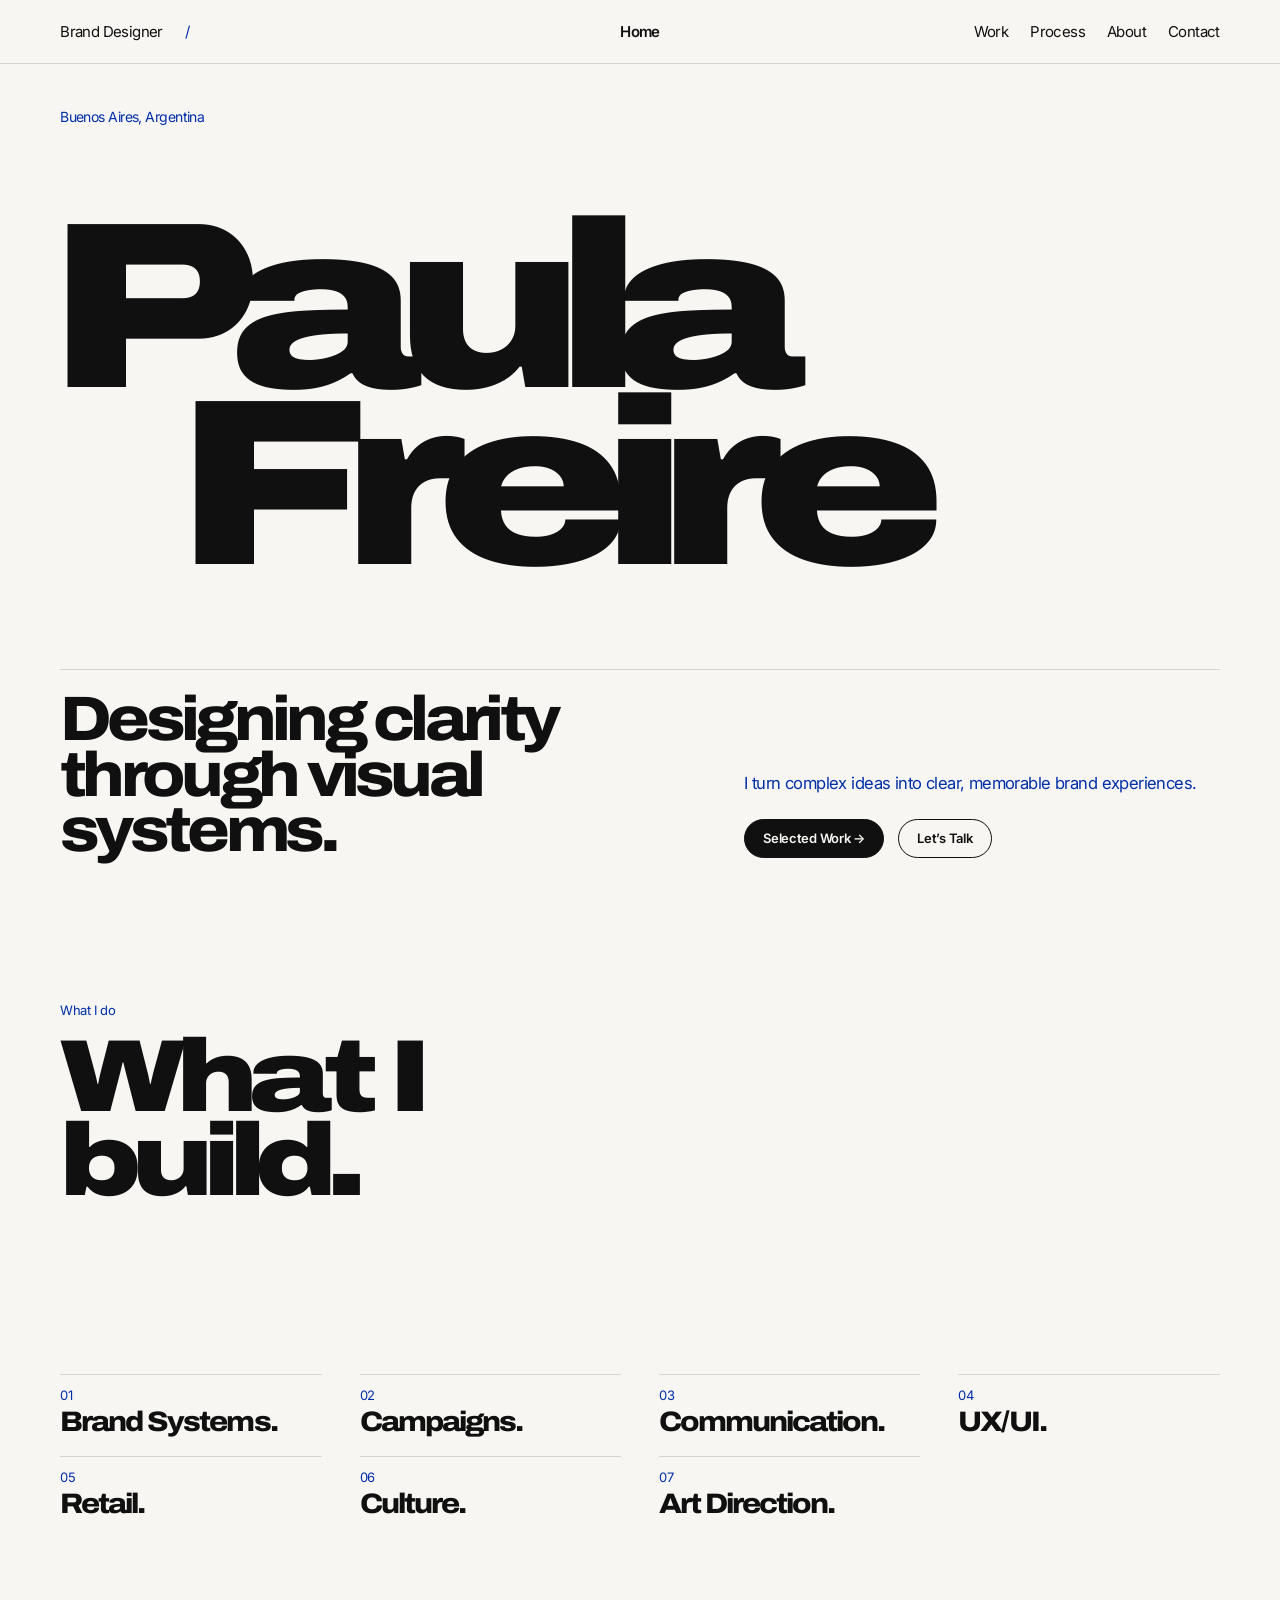
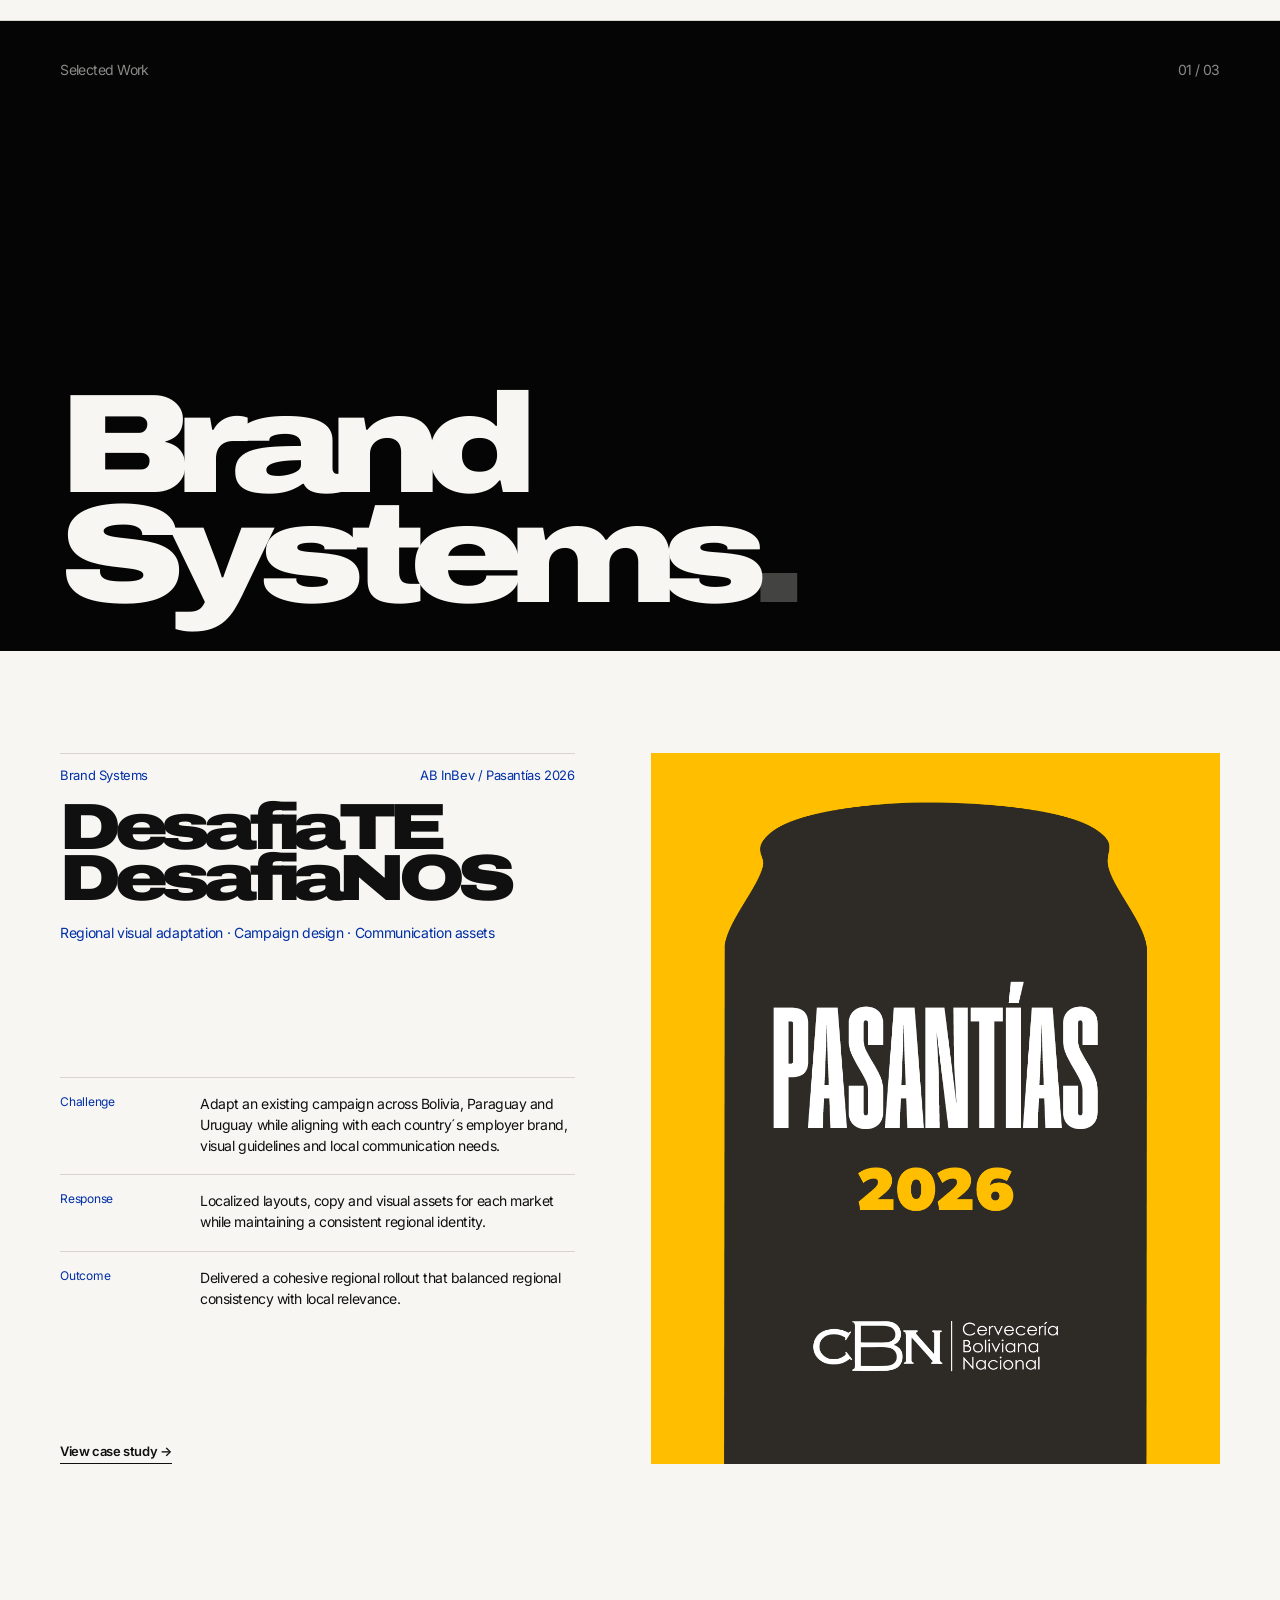
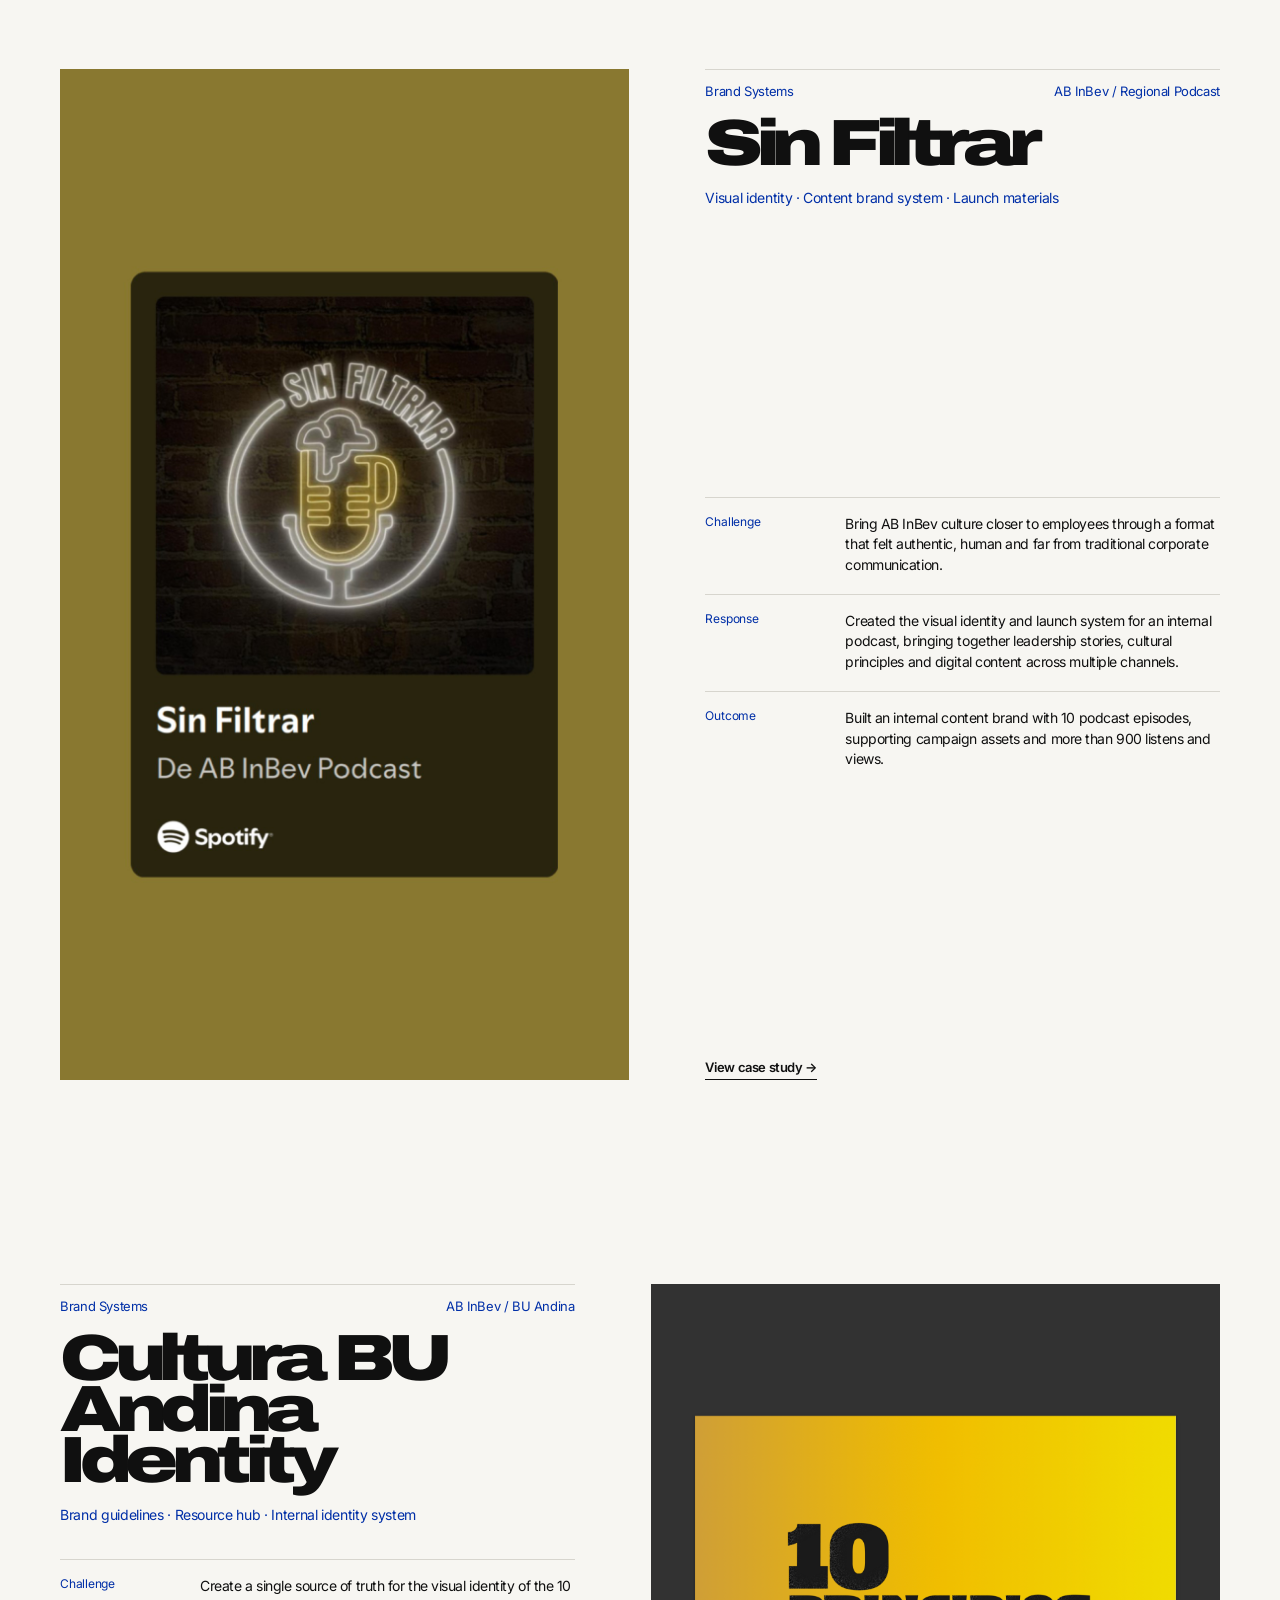
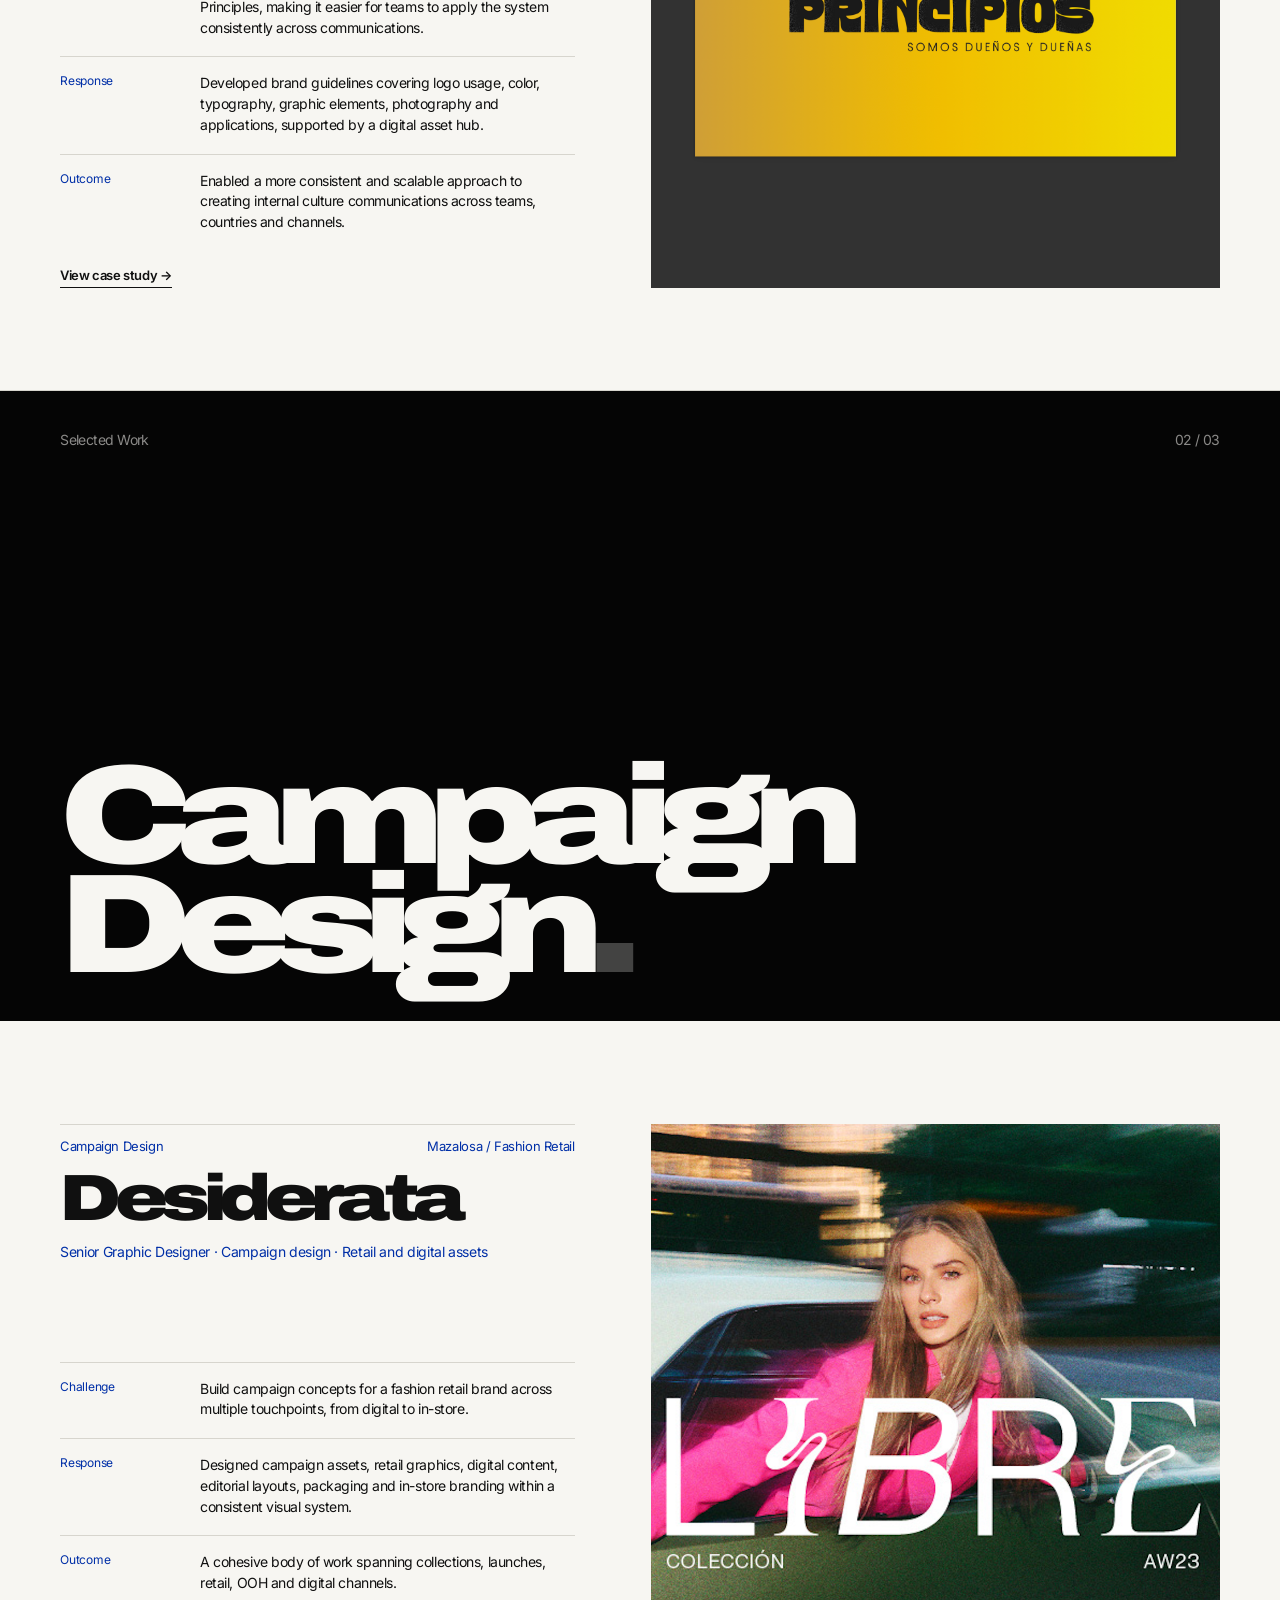
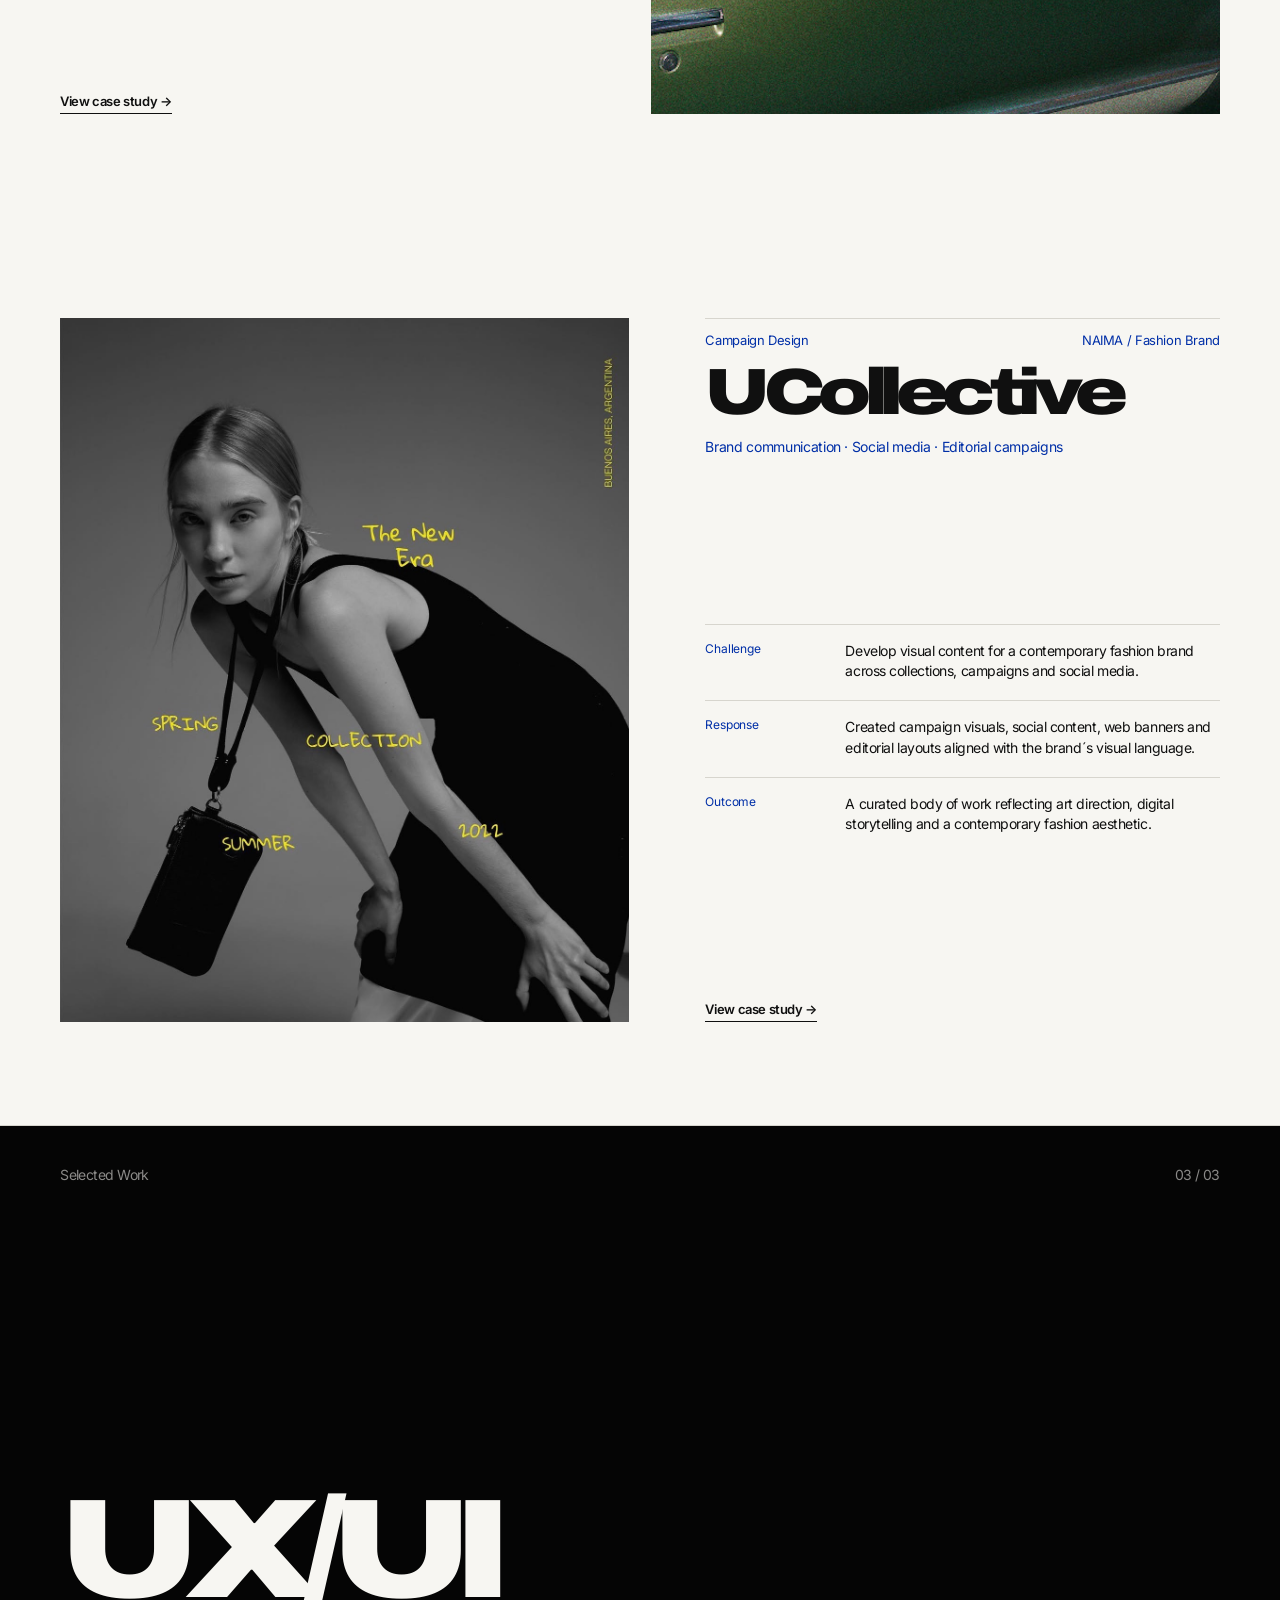
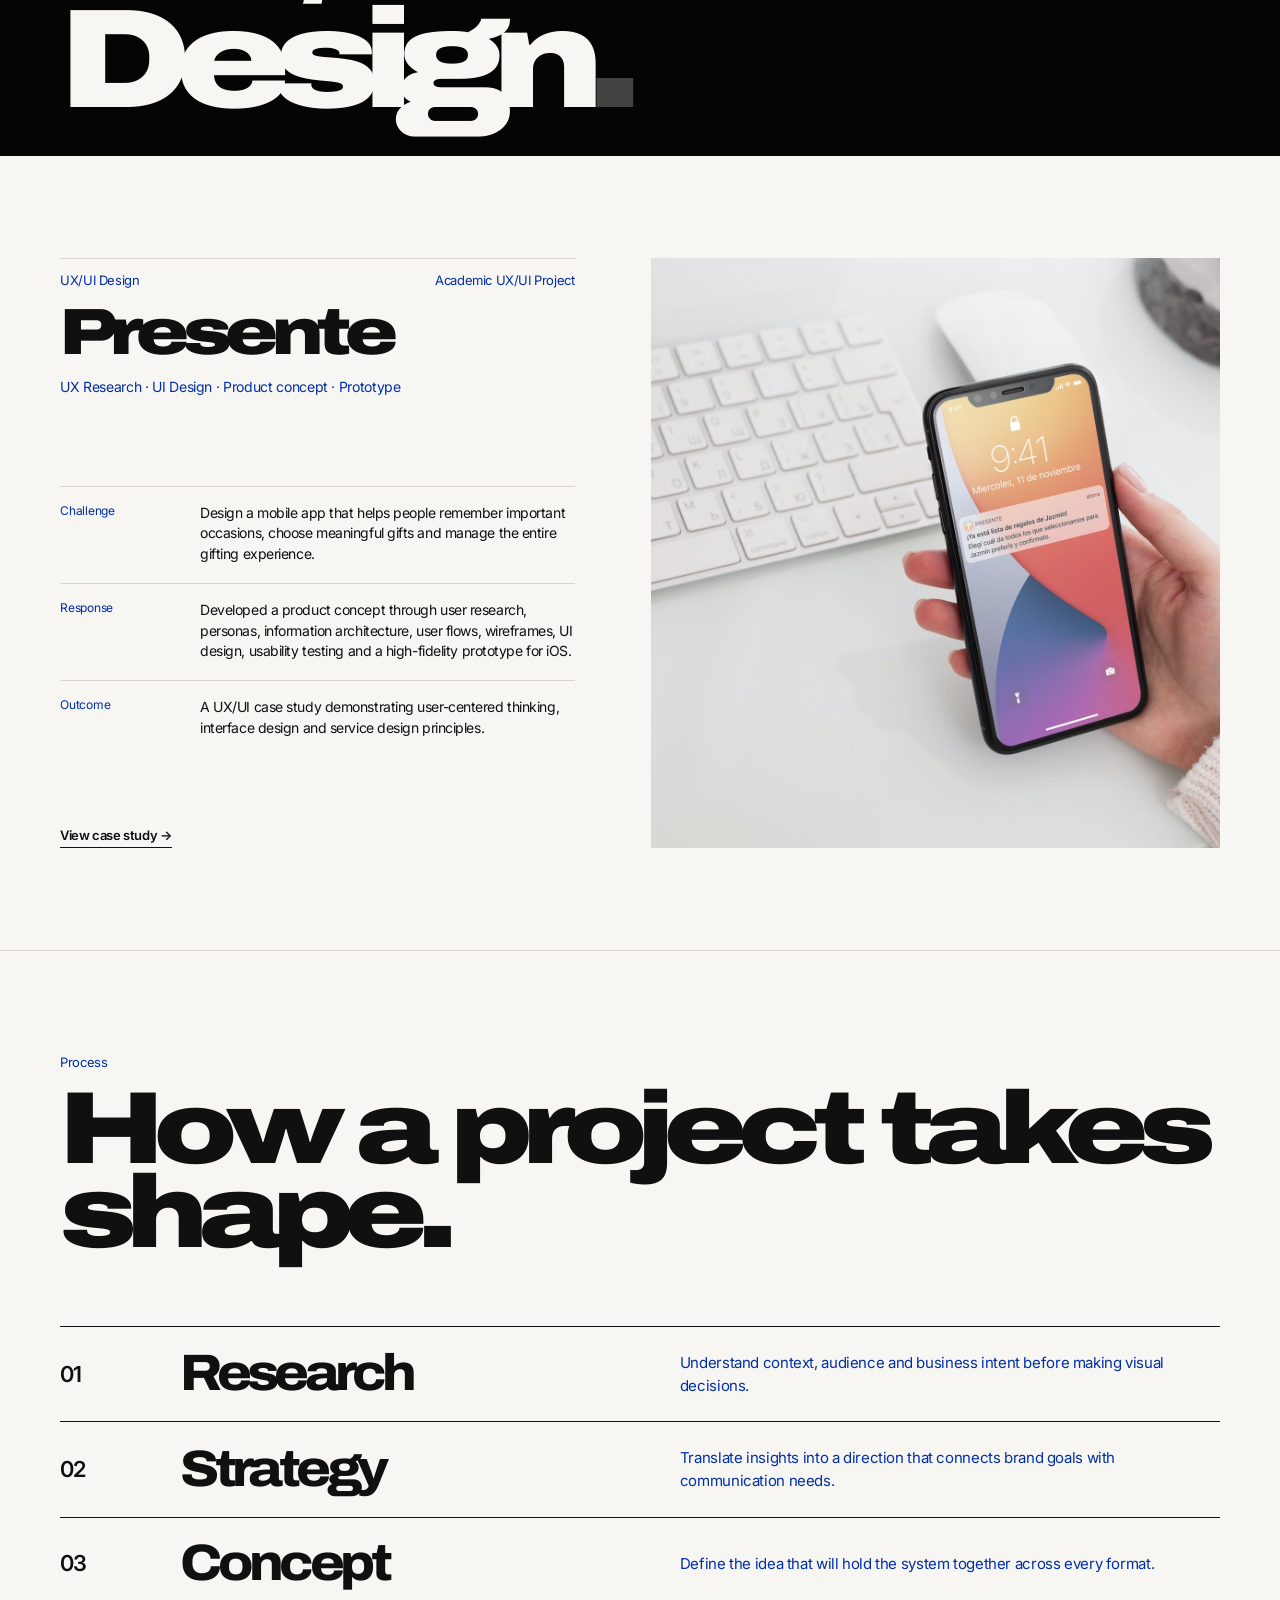
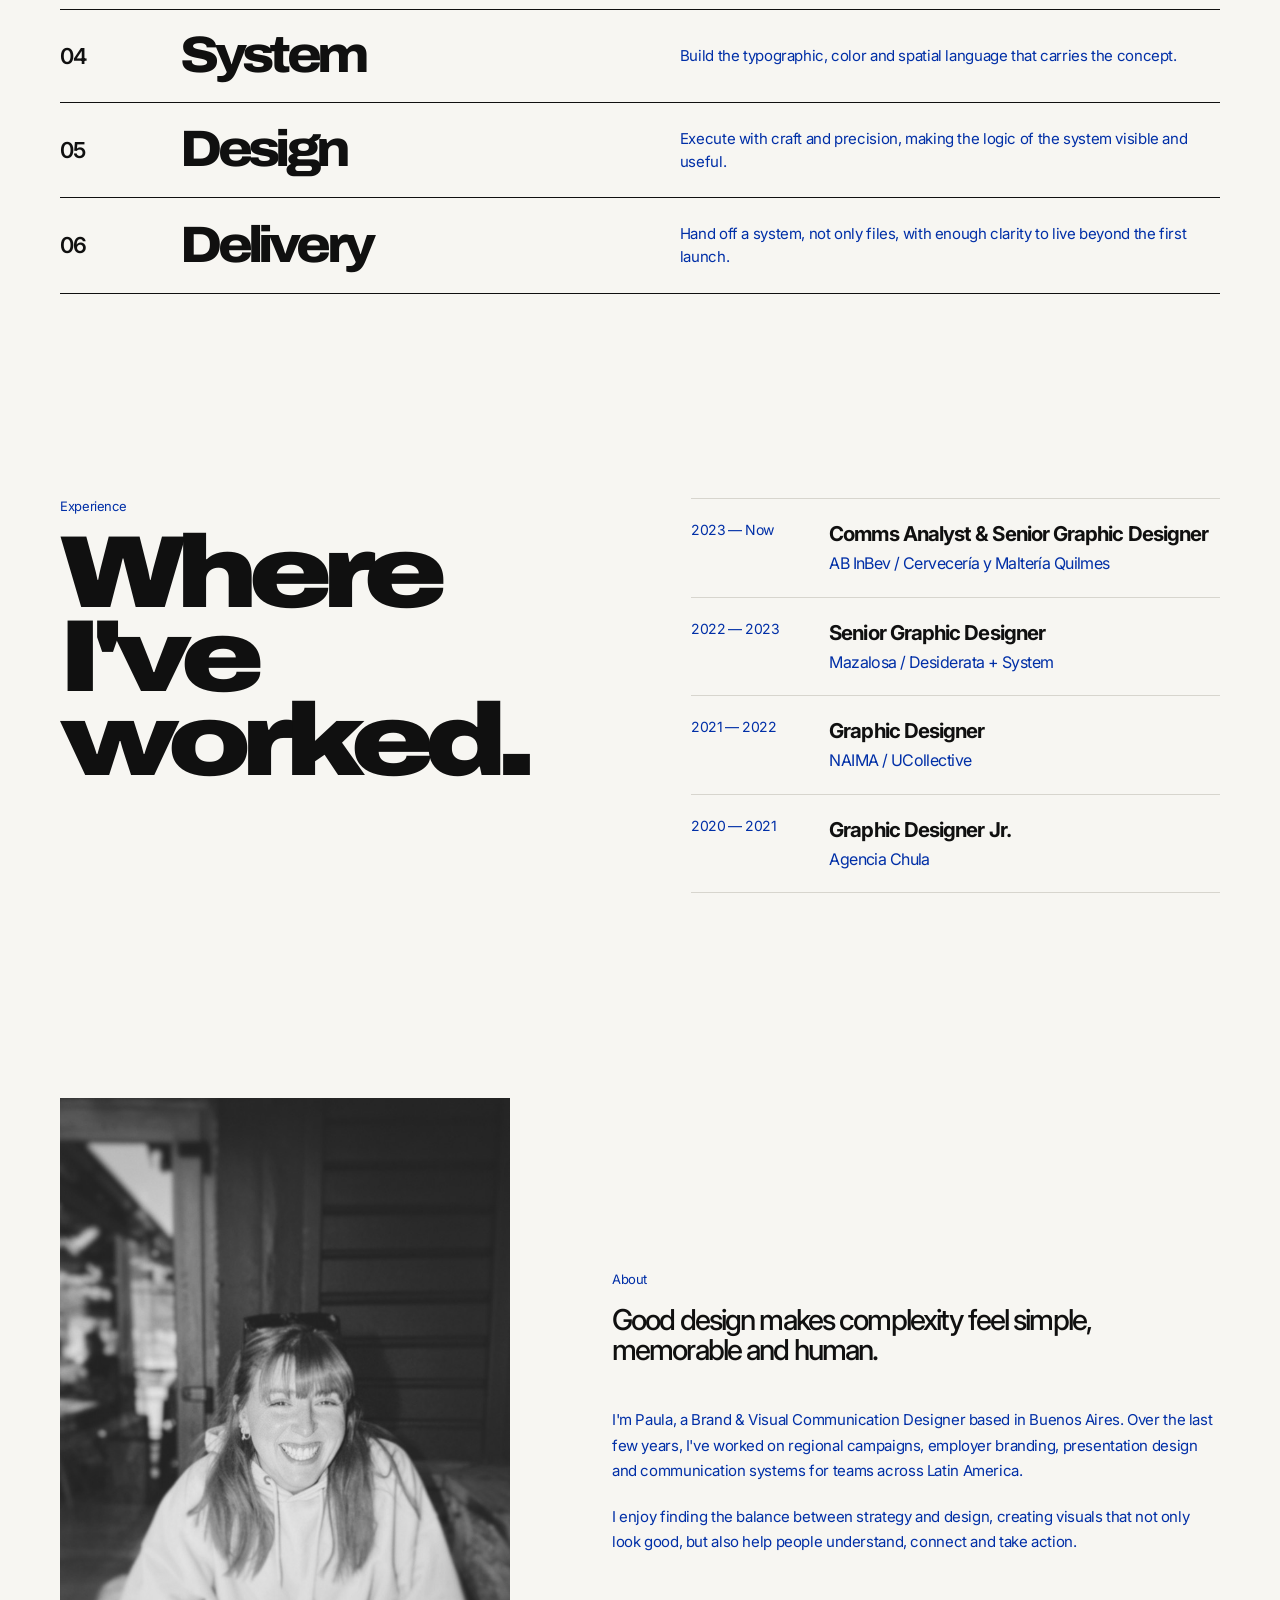
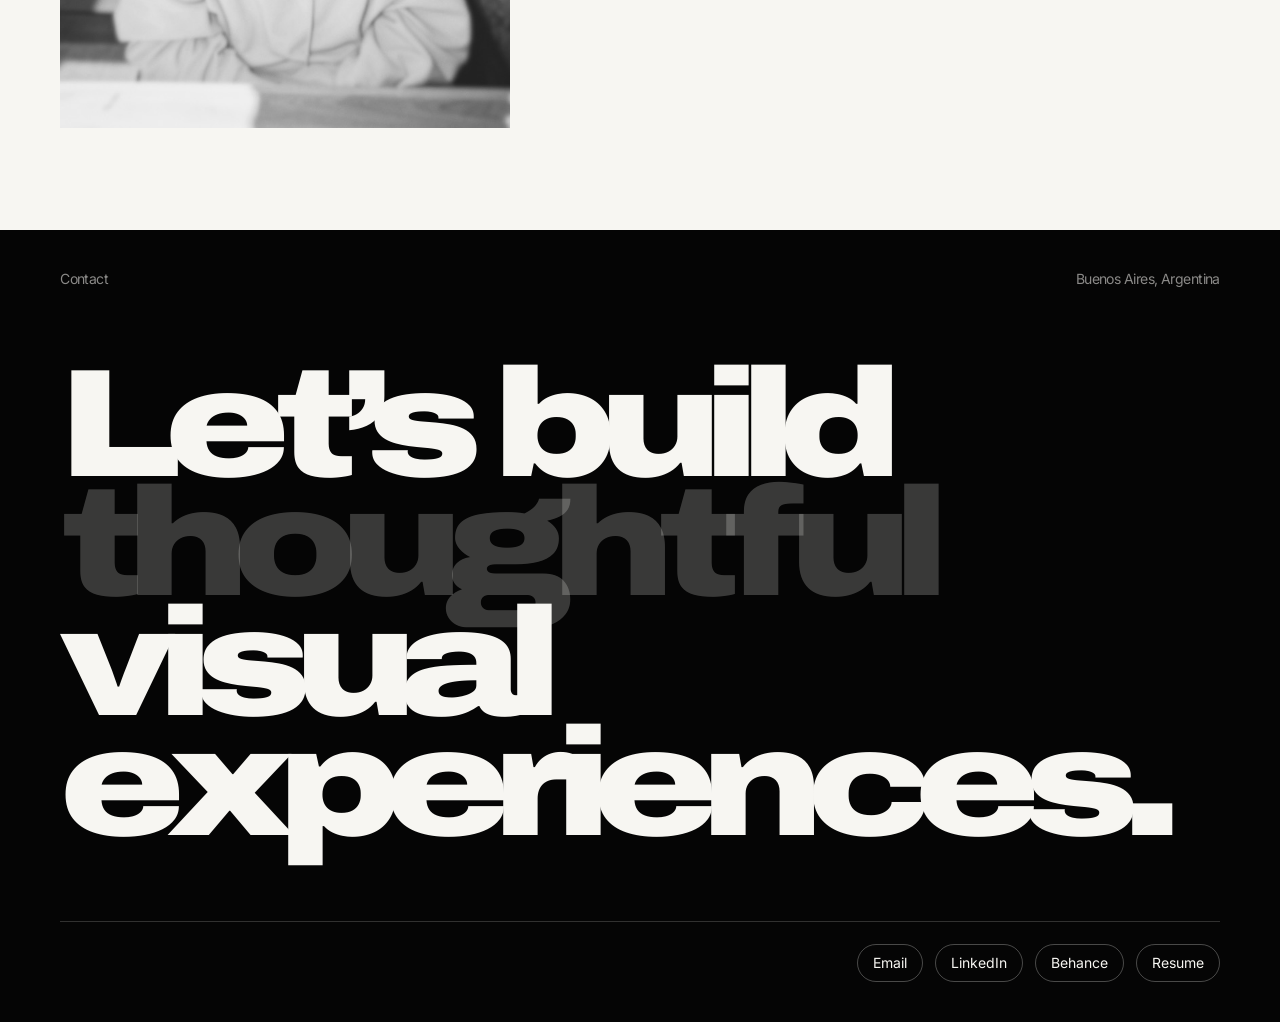
<file: index.html>
<!doctype html><html lang="es"><head><meta charset="utf-8"><meta name="viewport" content="width=device-width,initial-scale=1"><title>Paula Freire — Portfolio</title><link rel="stylesheet" href="style.css"><script src="data.js"></script></head><body><nav class="topbar"><div class="roles"><span>Brand Designer</span><span class="slash">/</span><span></span><span class="slash"></span></div><a class="brand-mini" href="index.html">Home</a><div class="links"><a href="#work">Work</a><a href="#process">Process</a><a href="#about">About</a><a href="#contact">Contact</a></div></nav><div id="app"></div><script>
const data=DEFAULT_PORTFOLIO; const r=document.documentElement; Object.entries(data.theme).forEach(([k,v])=>{ if(k==='fontDisplay') r.style.setProperty('--display', `'${v}', Arial Black, sans-serif`); else if(k==='fontBody') r.style.setProperty('--body', `'${v}', system-ui, sans-serif`); else r.style.setProperty('--'+k,v); });
function esc(s=''){return String(s).replace(/[&<>]/g,m=>({'&':'&amp;','<':'&lt;','>':'&gt;'}[m]))}
function safeLink(url=''){url=String(url).trim(); if(!url || url==='#') return '#'; if(url.includes('@') && !url.startsWith('mailto:')) return 'mailto:'+url; if(!/^(https?:|mailto:|tel:|#)/i.test(url)) return 'https://'+url; return url;}
function img(src,cls=''){return src?`<img src="${esc(src)}" alt="" class="${cls}">`:`<div class="visual empty ${cls}">Add image from admin</div>`}
const cats=[...new Set(data.projects.filter(p=>p.visible).map(p=>p.category))];
document.getElementById('app').innerHTML=`
<header class="hero" id="top"><div class="hero-meta reveal"><span>${esc(data.home.location)}</span><span></span></div><h1 class="hero-title"><span class="reveal">${esc(data.home.name.split(' ')[0])}</span><span class="last reveal">${esc(data.home.name.split(' ').slice(1).join(' '))}</span></h1><div class="hero-footer"><p class="hero-kicker reveal">${esc(data.home.kicker)}</p><div class="reveal"><p class="hero-copy">${esc(data.home.intro)}</p><div class="cta-row"><a href="#work" class="btn dark">Selected Work →</a><a href="#contact" class="btn">Let’s Talk</a></div></div></div></header>
<main><section class="section capabilities"><div class="section-grid"><div><p class="eyebrow reveal">What I do</p><h2 class="big-heading reveal">What I build.</h2></div><p class="intro-copy reveal"></p></div><div class="capability-list reveal">${data.home.capabilities.map((c,i)=>`<div class="capability"><small>${String(i+1).padStart(2,'0')}</small>${esc(c)}.</div>`).join('')}</div></section><hr class="rule">
${cats.map((cat,i)=>`<section id="${i===0?'work':''}" class="chapter"><div class="chapter-top"><span>Selected Work</span><span>${String(i+1).padStart(2,'0')} / ${String(cats.length).padStart(2,'0')}</span></div><h2 class="chapter-title reveal">${esc(cat).replace(' ','<br>')}<span class="dot">.</span></h2></section><section class="work-block">${data.projects.filter(p=>p.visible&&p.category===cat).map(p=>`<article class="project"><div class="project-copy"><div><div class="project-label"><span>${esc(p.category)}</span><span>${esc(p.client)}</span></div><h3 class="project-title reveal">${esc(p.title).replace(' · ','<br>').replace(' — ','<br>')}</h3><p class="project-role">${esc(p.role)}</p></div><dl class="project-description"><div class="field"><dt>Challenge</dt><dd>${esc(p.challenge)}</dd></div><div class="field"><dt>Response</dt><dd>${esc(p.response)}</dd></div><div class="field"><dt>Outcome</dt><dd>${esc(p.outcome)}</dd></div></dl><a class="case-link" href="${encodeURIComponent(p.id)}.html">View case study →</a></div><div class="visual wide">${p.cover?img(p.cover):'<div class="visual empty">Add cover from admin</div>'}</div></article>`).join('')}</section>`).join('')}
<section class="section" id="process"><p class="eyebrow reveal">Process</p><h2 class="big-heading reveal">How a project takes shape.</h2><ol class="process-list reveal">${data.home.process.map((p,i)=>`<li class="process-row"><span>${String(i+1).padStart(2,'0')}</span><strong>${esc(p[0])}</strong><p>${esc(p[1])}</p></li>`).join('')}</ol></section>
<section class="section experience"><div><p class="eyebrow reveal">Experience</p><h2 class="big-heading reveal">Where I've worked.</h2></div><ul class="exp-list reveal">${data.home.experience.map(e=>`<li class="exp-item"><span class="exp-date">${esc(e[0])}</span><div><p class="exp-role">${esc(e[1])}</p><p class="exp-company">${esc(e[2])}</p></div></li>`).join('')}</ul></section>
<section class="section about-wrap" id="about"><div class="portrait reveal"><img src="assets/paula-about.jpeg" alt="Paula Freire"></div><div class="about-text reveal"><p class="eyebrow">About</p><p class="intro-copy">Good design makes complexity feel simple, memorable and human.</p><p class="body-copy">I'm Paula, a Brand & Visual Communication Designer based in Buenos Aires. Over the last few years, I've worked on regional campaigns, employer branding, presentation design and communication systems for teams across Latin America.</p><p class="body-copy">I enjoy finding the balance between strategy and design, creating visuals that not only look good, but also help people understand, connect and take action.</p></div></section></main><footer class="contact" id="contact"><div class="chapter-top"><span>Contact</span><span>${esc(data.home.location)}</span></div><h2 class="contact-title reveal">Let’s build<br><span>thoughtful</span><br>visual experiences.</h2><div class="contact-bottom"><p class="contact-copy">
    </p><div class="contact-links"><a href="${esc(safeLink(data.links.email))}">Email</a><a href="${esc(safeLink(data.links.linkedin))}" target="_blank" rel="noopener">LinkedIn</a><a href="${esc(safeLink(data.links.behance))}" target="_blank" rel="noopener">Behance</a><a href="${esc(safeLink(data.links.resume))}" target="_blank" rel="noopener">Resume</a></div></div></footer>`;
const io=new IntersectionObserver(es=>es.forEach(e=>{if(e.isIntersecting){e.target.classList.add('visible');io.unobserve(e.target)}}),{threshold:.08});document.querySelectorAll('.reveal').forEach(el=>io.observe(el));
</script></body></html>
</file>
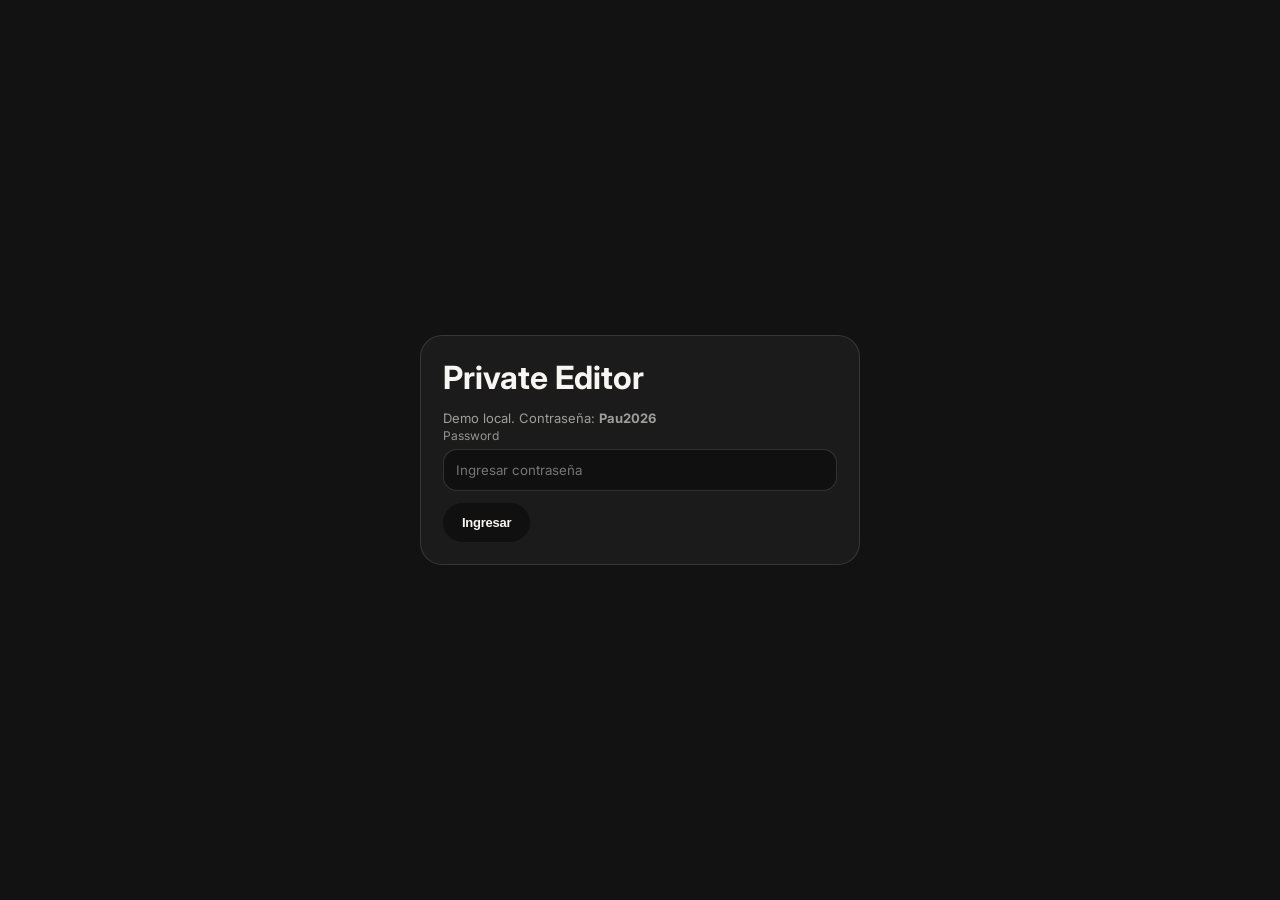
<file: admin.html>
<!doctype html><html lang="es"><head><meta charset="utf-8"><meta name="viewport" content="width=device-width,initial-scale=1"><title>Private Editor — Paula Portfolio</title><link rel="stylesheet" href="style.css"><script src="data.js"></script></head><body class="admin-body"><div id="login" class="login"><div class="panel" style="width:min(440px,100%)"><h1>Private Editor</h1><p class="notice">Demo local. Contraseña: <b>Pau2026</b></p><div class="field-admin"><label>Password</label><input id="pwd" type="password" placeholder="Ingresar contraseña"></div><button class="btn dark" onclick="login()">Ingresar</button></div></div><div id="admin" class="admin hidden"><div class="admin-shell"><aside class="panel"><h1>Portfolio CMS</h1><p class="notice">Editá en borrador y publicá cuando quieras. La web pública no muestra botones de edición.</p><div class="admin-nav"><button class="active" data-tab="home">Home</button><button data-tab="projects">Projects</button><button data-tab="theme">Theme</button><button data-tab="links">Links</button><button data-tab="data">Import / Export</button></div><div class="admin-actions"><button class="mini-btn" onclick="save()">Guardar borrador</button><button class="mini-btn" onclick="publish()">Publicar</button><button class="mini-btn" onclick="window.open('index.html','_blank')">Ver público</button></div><p class="notice" id="status"></p></aside><main class="panel"><div id="editor"></div></main></div></div><script>
let draft=getDraft(); let activeTab='home'; let activeProject=0; const status=document.getElementById('status');
function login(){ if(document.getElementById('pwd').value==='Pau2026'){document.getElementById('login').classList.add('hidden');document.getElementById('admin').classList.remove('hidden');render()} else alert('Contraseña incorrecta para este demo.'); }
document.querySelectorAll('.admin-nav button').forEach(b=>b.onclick=()=>{document.querySelectorAll('.admin-nav button').forEach(x=>x.classList.remove('active'));b.classList.add('active');activeTab=b.dataset.tab;render();});
function esc(s=''){return String(s).replace(/[&<>]/g,m=>({'&':'&amp;','<':'&lt;','>':'&gt;'}[m]))}
function field(label,path,type='text'){const val=path.split('.').reduce((o,k)=>o?.[k],draft)??'';return `<div class="field-admin"><label>${label}</label>${type==='textarea'?`<textarea data-path="${path}">${esc(val)}</textarea>`:`<input data-path="${path}" value="${esc(val)}">`}</div>`}
function bind(){document.querySelectorAll('[data-path]').forEach(el=>el.oninput=()=>{let keys=el.dataset.path.split('.');let obj=draft;while(keys.length>1)obj=obj[keys.shift()];obj[keys[0]]=el.value;});}
function render(){const e=document.getElementById('editor');
 if(activeTab==='home'){e.innerHTML=`<h2>Home</h2><div class="form-grid">${field('Name','home.name')}${field('Location','home.location')}${field('Kicker','home.kicker')}${field('Intro','home.intro','textarea')}</div><h2>Capabilities</h2><p class="notice">Una por línea.</p><textarea id="caps" style="width:100%;min-height:120px">${draft.home.capabilities.join('\n')}</textarea><h2>Process</h2>${draft.home.process.map((p,i)=>`<div class="project-admin"><div class="form-grid"><div class="field-admin"><label>Step title</label><input value="${esc(p[0])}" oninput="draft.home.process[${i}][0]=this.value"></div><div class="field-admin"><label>Step copy</label><textarea oninput="draft.home.process[${i}][1]=this.value">${esc(p[1])}</textarea></div></div></div>`).join('')}`;document.getElementById('caps').oninput=ev=>draft.home.capabilities=ev.target.value.split('\n').filter(Boolean);bind();}
 if(activeTab==='theme'){e.innerHTML=`<h2>Theme</h2><div class="form-grid">${['bg','ink','muted','line','black','white','ikb'].map(k=>`<div class="field-admin"><label>${k}</label><input type="color" data-path="theme.${k}" value="${draft.theme[k]}"></div>`).join('')}${field('Display Font','theme.fontDisplay')}${field('Body Font','theme.fontBody')}</div>`;bind();}
 if(activeTab==='links'){e.innerHTML=`<h2>Links</h2><div class="form-grid">${field('Email','links.email')}${field('LinkedIn','links.linkedin')}${field('Behance','links.behance')}${field('Resume','links.resume')}</div>`;bind();}
 if(activeTab==='projects'){const p=draft.projects[activeProject]||draft.projects[0];e.innerHTML=`<h2>Projects</h2><div class="admin-actions"><select onchange="activeProject=this.selectedIndex;render()">${draft.projects.map((p,i)=>`<option ${i===activeProject?'selected':''}>${esc(p.title)}</option>`).join('')}</select><button class="mini-btn" onclick="addProject()">+ Nuevo proyecto</button><button class="mini-btn" onclick="duplicateProject()">Duplicar</button><button class="mini-btn" onclick="removeProject()">Eliminar</button></div><div class="project-admin"><div class="form-grid">${field('ID','projects.'+activeProject+'.id')}${field('Category','projects.'+activeProject+'.category')}${field('Title','projects.'+activeProject+'.title')}${field('Client','projects.'+activeProject+'.client')}${field('Role','projects.'+activeProject+'.role')}${field('Cover image URL/path','projects.'+activeProject+'.cover')}${field('Headline','projects.'+activeProject+'.headline','textarea')}${field('Challenge','projects.'+activeProject+'.challenge','textarea')}${field('Response','projects.'+activeProject+'.response','textarea')}${field('Outcome','projects.'+activeProject+'.outcome','textarea')}</div><div class="field-admin"><label>Visible</label><select data-path="projects.${activeProject}.visible"><option value="true" ${p.visible?'selected':''}>Visible</option><option value="false" ${!p.visible?'selected':''}>Hidden</option></select></div></div><h2>Sections</h2>${p.sections.map((s,si)=>`<div class="project-admin"><div class="form-grid"><div class="field-admin"><label>Section title</label><input value="${esc(s.title)}" oninput="draft.projects[${activeProject}].sections[${si}].title=this.value"></div><div class="field-admin"><label>Section copy</label><textarea oninput="draft.projects[${activeProject}].sections[${si}].copy=this.value">${esc(s.copy)}</textarea></div></div><div class="field-admin"><label>Images / videos paths, one per line</label><textarea oninput="draft.projects[${activeProject}].sections[${si}].images=this.value.split('\\n').filter(Boolean)">${(s.images||[]).join('\n')}</textarea></div><button class="mini-btn" onclick="draft.projects[${activeProject}].sections.splice(${si},1);render()">Remove section</button></div>`).join('')}<button class="mini-btn" onclick="draft.projects[activeProject].sections.push({title:'New section',copy:'Section copy',images:[]});render()">+ Add section</button>`;bind();document.querySelectorAll('select[data-path]').forEach(el=>el.onchange=()=>{let keys=el.dataset.path.split('.');let obj=draft;while(keys.length>1)obj=obj[keys.shift()];obj[keys[0]]=el.value==='true';});}
 if(activeTab==='data'){e.innerHTML=`<h2>Import / Export</h2><p class="notice">Copiá este JSON para backup, o pegá una versión editada para restaurar.</p><textarea id="json" style="width:100%;min-height:420px">${esc(JSON.stringify(draft,null,2))}</textarea><div class="admin-actions"><button class="mini-btn" onclick="draft=JSON.parse(document.getElementById('json').value);save();render()">Importar JSON</button><button class="mini-btn" onclick="resetAll();location.reload()">Reset demo</button></div>`;}}
function save(){saveDraft(draft);status.textContent='Borrador guardado.';setTimeout(()=>status.textContent='',1800)}
function publish(){save();publishDraft();status.textContent='Publicado. Abrí la Home pública para verlo.';setTimeout(()=>status.textContent='',2500)}
function addProject(){draft.projects.push({id:'new-project',visible:true,category:'Campaign Design',title:'New Project',client:'Client',role:'Role',cover:'',headline:'Headline',challenge:'Challenge',response:'Response',outcome:'Outcome',sections:[{title:'Overview',copy:'Copy',images:[]}]});activeProject=draft.projects.length-1;render()}
function duplicateProject(){draft.projects.push(JSON.parse(JSON.stringify(draft.projects[activeProject])));draft.projects[draft.projects.length-1].id+='-copy';activeProject=draft.projects.length-1;render()}
function removeProject(){if(confirm('¿Eliminar proyecto?')){draft.projects.splice(activeProject,1);activeProject=0;render()}}
</script></body></html>
</file>
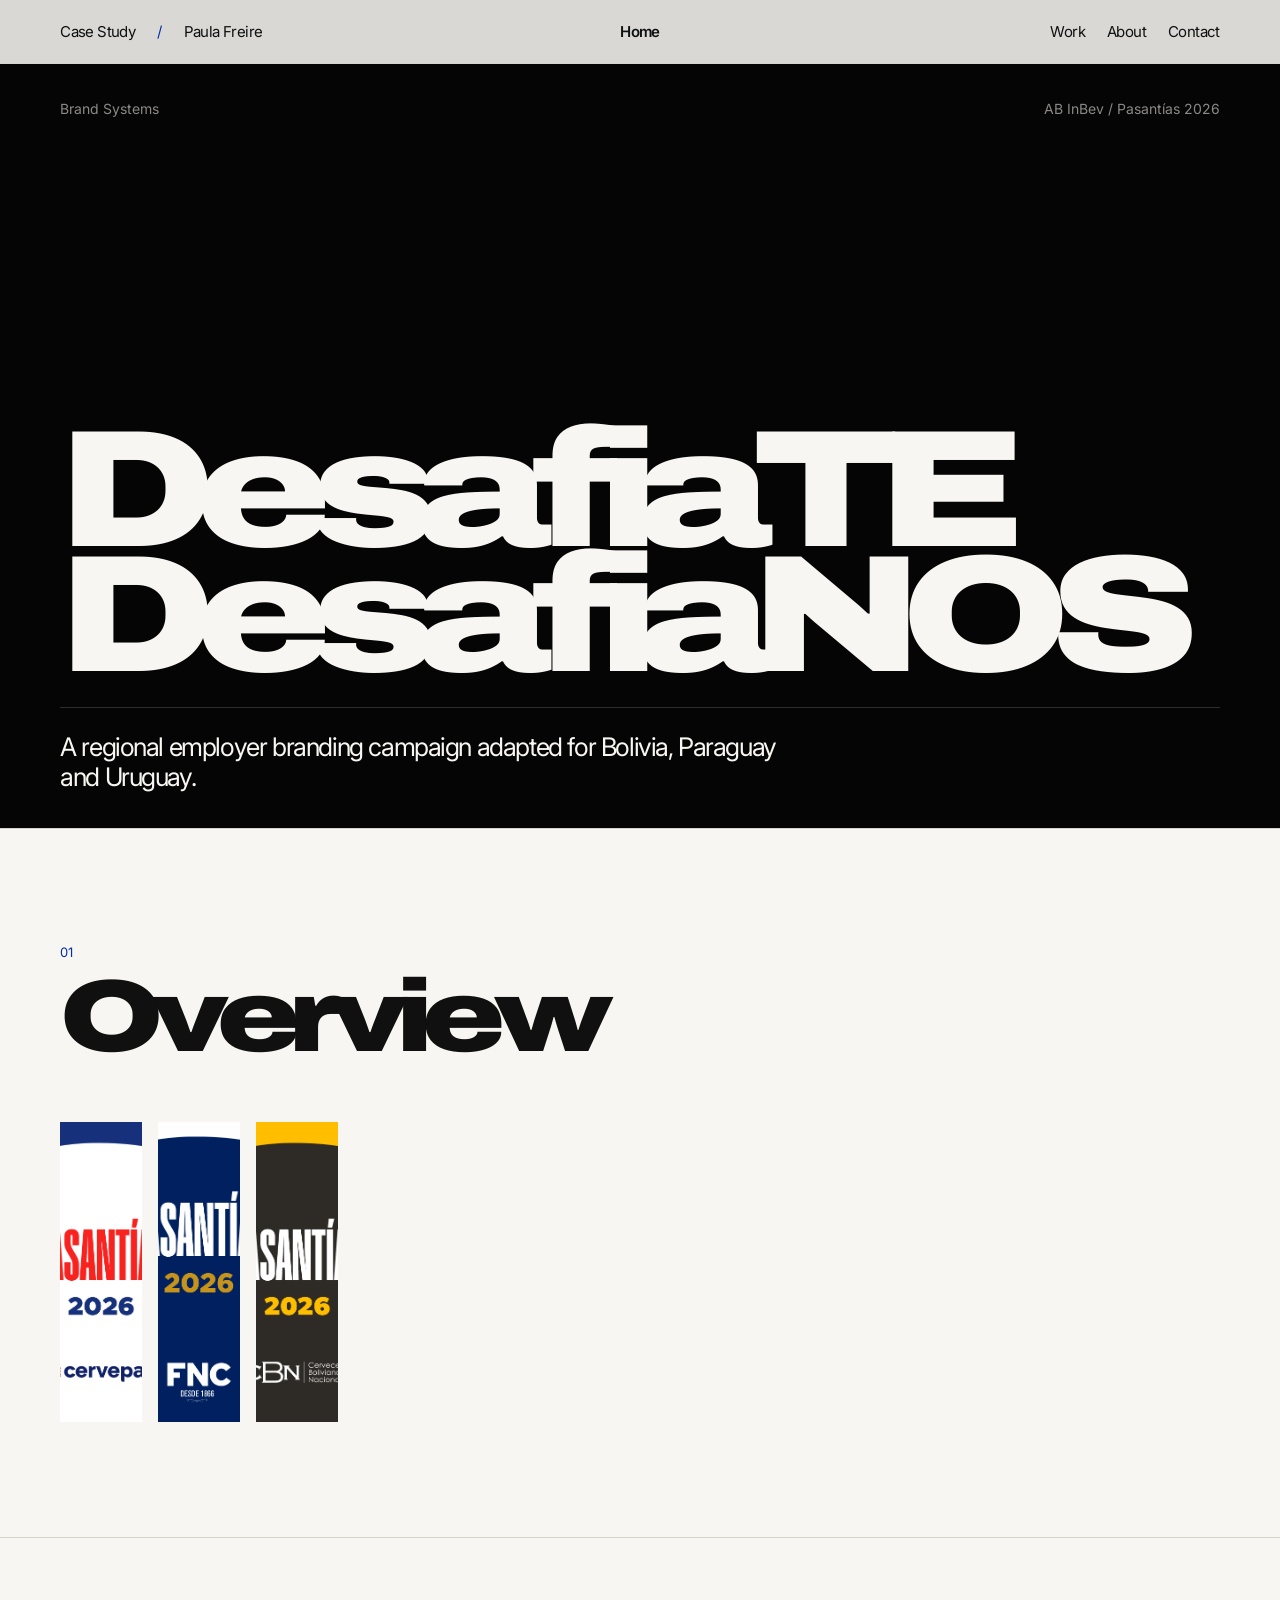
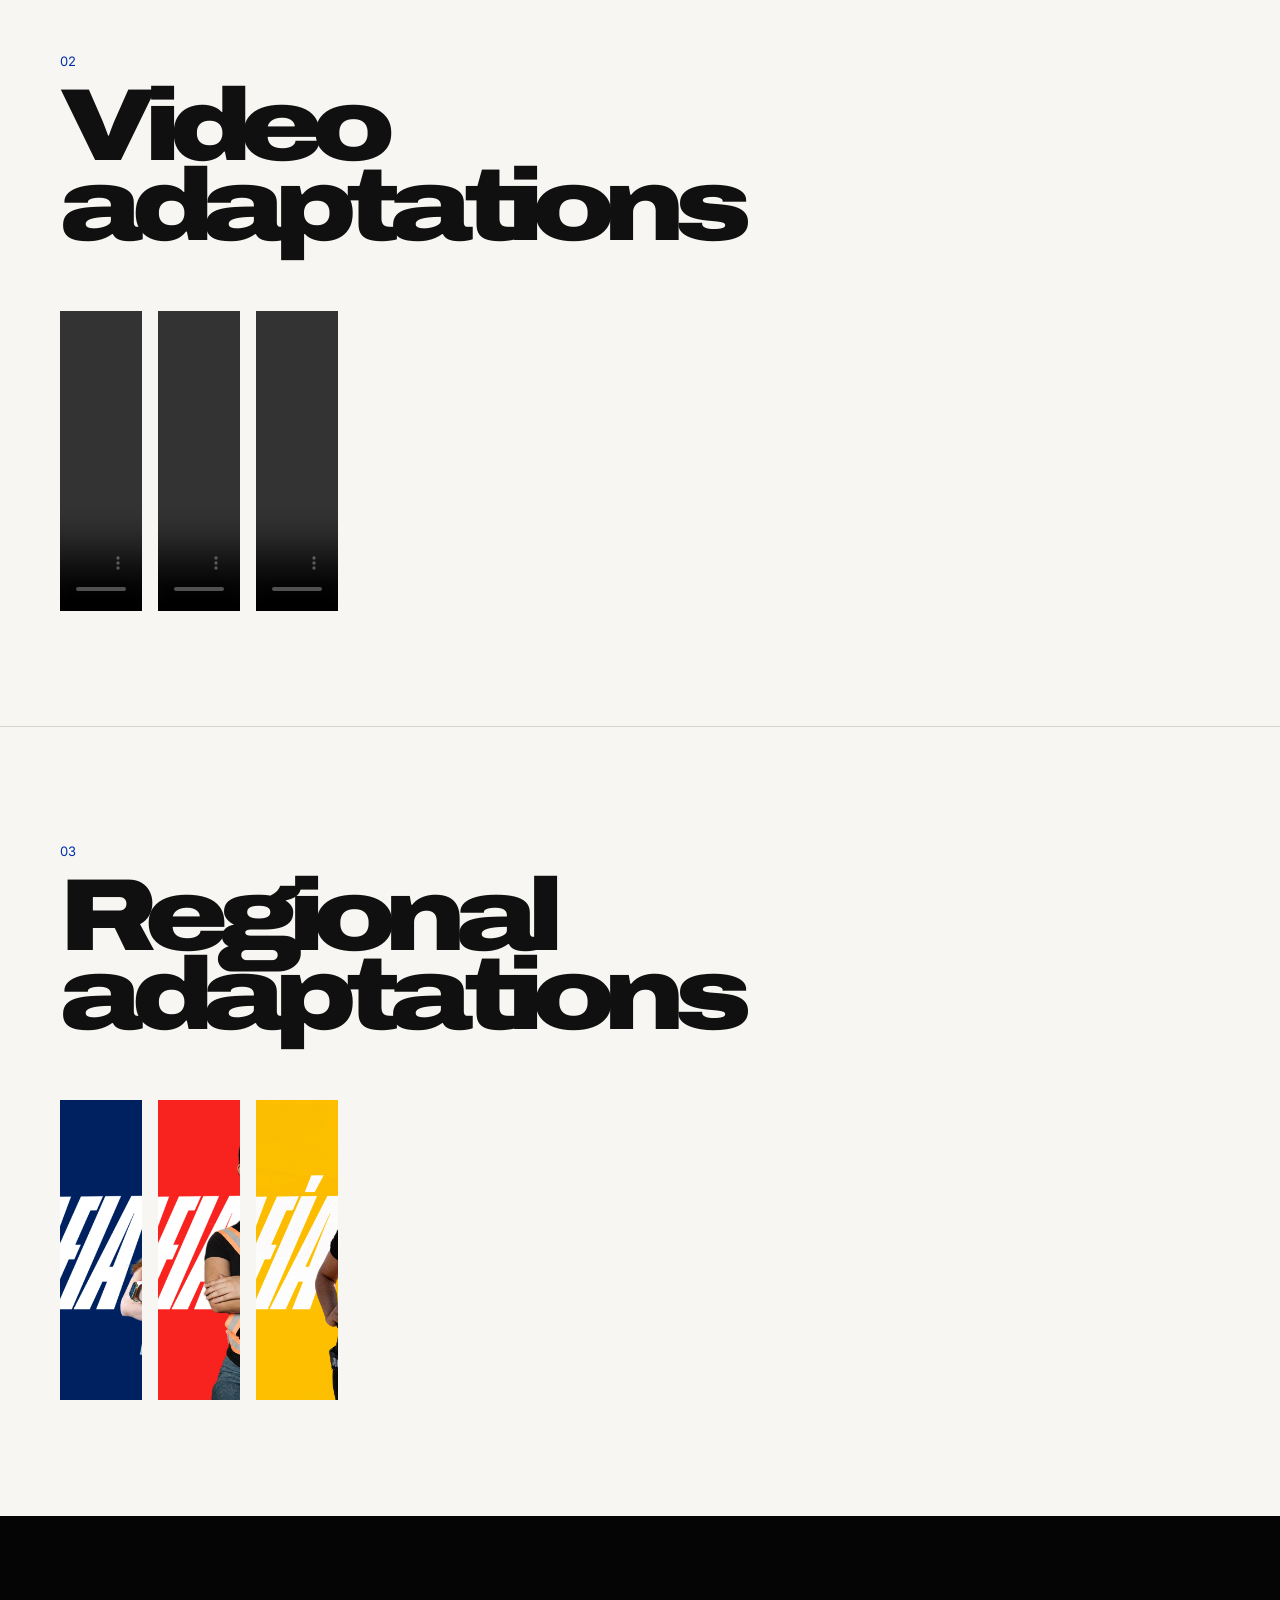
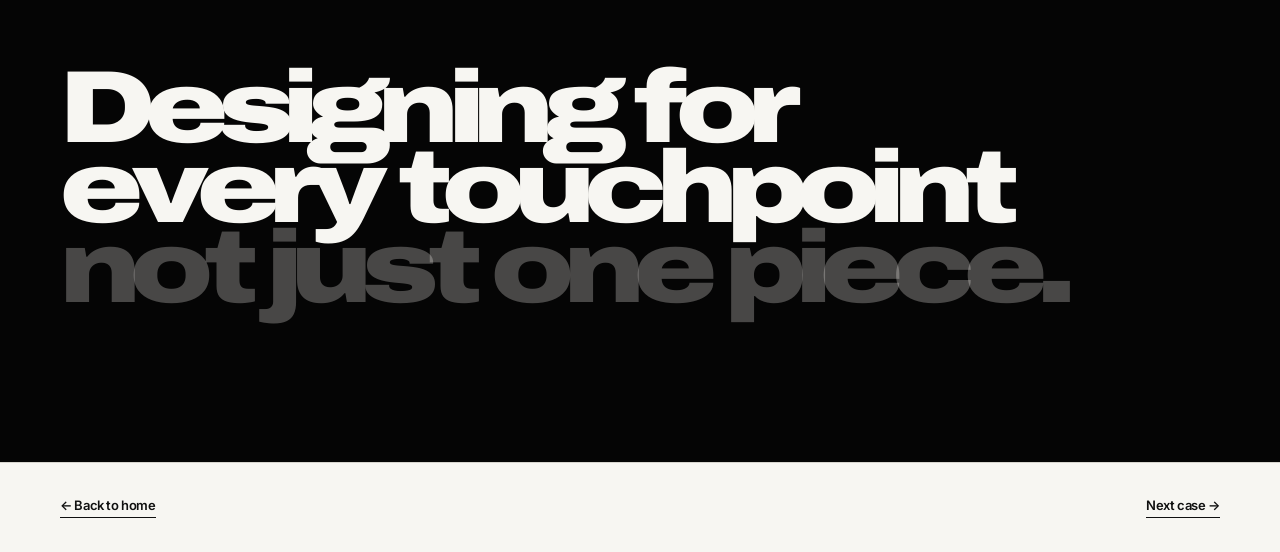
<file: case.html>
<!doctype html><html lang="es"><head><meta charset="utf-8"><meta name="viewport" content="width=device-width,initial-scale=1"><title>Case Study — Paula Freire</title><link rel="stylesheet" href="style.css"><script src="data.js"></script></head><body class="case-page"><nav class="topbar"><div class="roles"><span>Case Study</span><span class="slash">/</span><span>Paula Freire</span></div><a class="brand-mini" href="index.html">Home</a><div class="links"><a href="index.html#work">Work</a><a href="index.html#about">About</a><a href="index.html#contact">Contact</a></div></nav><div id="app"></div><div class="lightbox" id="lightbox"><button>Close</button><img alt="Expanded project image"></div><script>
const data=DEFAULT_PORTFOLIO;
const params=new URLSearchParams(location.search);
const project=data.projects.find(p=>p.id===params.get('id'))||data.projects[0];
const r=document.documentElement;
Object.entries(data.theme).forEach(([k,v])=>{
  if(k==='fontDisplay') r.style.setProperty('--display', `'${v}', Arial Black, sans-serif`);
  else if(k==='fontBody') r.style.setProperty('--body', `'${v}', system-ui, sans-serif`);
  else r.style.setProperty('--'+k,v);
});
function esc(s=''){
  return String(s).replace(/[&<>]/g,m=>({'&':'&amp;','<':'&lt;','>':'&gt;'}[m]));
}
function sectionLayout(s,idx){
  if(s.layout) return s.layout;
  if(project.id==='desafiate-desafianos' && idx===0) return 'vertical';
  if(project.id==='desafiate-desafianos' && idx===1) return 'horizontal';
  return 'default';
}
function tile(src,i,layout='default'){
  if(!src) return `<figure class="tile empty">Add image from admin</figure>`;
  let cls;
  if(layout==='vertical') cls='vertical';
  else if(layout==='horizontal') cls='horizontal';
  else if(layout==='full-video') cls='full-video';
  else cls=i%5===0?'large':i%5===1?'tall':i%5===2?'half':'third';

  if(/\.mp4($|\?)/i.test(src)){
    return `<figure class="tile ${cls}"><video src="${esc(src)}" muted loop autoplay playsinline controls></video></figure>`;
  }
  return `<figure class="tile ${cls}"><img data-lightbox src="${esc(src)}" alt="${esc(project.title)} asset"></figure>`;
}
document.title=`${project.title} — Paula Freire`;
document.getElementById('app').innerHTML=`<header class="case-hero"><div class="case-top"><span>${esc(project.category)}</span><span>${esc(project.client)}</span></div><h1 class="case-title">${esc(project.title).replace('DesafiaTE DesafiaNOS','DesafiaTE<br>DesafiaNOS').replace(' — ','<br>')}</h1><div class="case-bottom"><p>${esc(project.headline)}</p></div></header><main>${project.sections.map((s,idx)=>{const layout=sectionLayout(s,idx);return `<section class="universe layout-${layout} ${idx%2?'dark-section':''}"><div class="universe-head"><div><p class="eyebrow">${String(idx+1).padStart(2,'0')}</p><h2 class="case-heading">${esc(s.title)}</h2></div></div><div class="image-grid">${(s.images&&s.images.length?s.images:['']).map((src,i)=>tile(src,i,layout)).join('')}</div></section>`}).join('')}</main><section class="statement-block"><p>Designing for<br>every touchpoint<span>not just one piece.</span></p></section><section class="next"><a class="case-link" href="index.html">← Back to home</a><a class="case-link" href="${data.projects[(data.projects.findIndex(p=>p.id===project.id)+1)%data.projects.length].id}.html">Next case →</a></section>`;
const lb=document.getElementById('lightbox'),lbImg=lb.querySelector('img');
document.querySelectorAll('[data-lightbox]').forEach(img=>img.addEventListener('click',()=>{lbImg.src=img.src;lb.classList.add('open')}));
lb.addEventListener('click',e=>{if(e.target===lb||e.target.tagName==='BUTTON')lb.classList.remove('open')});
</script></body></html>
</file>
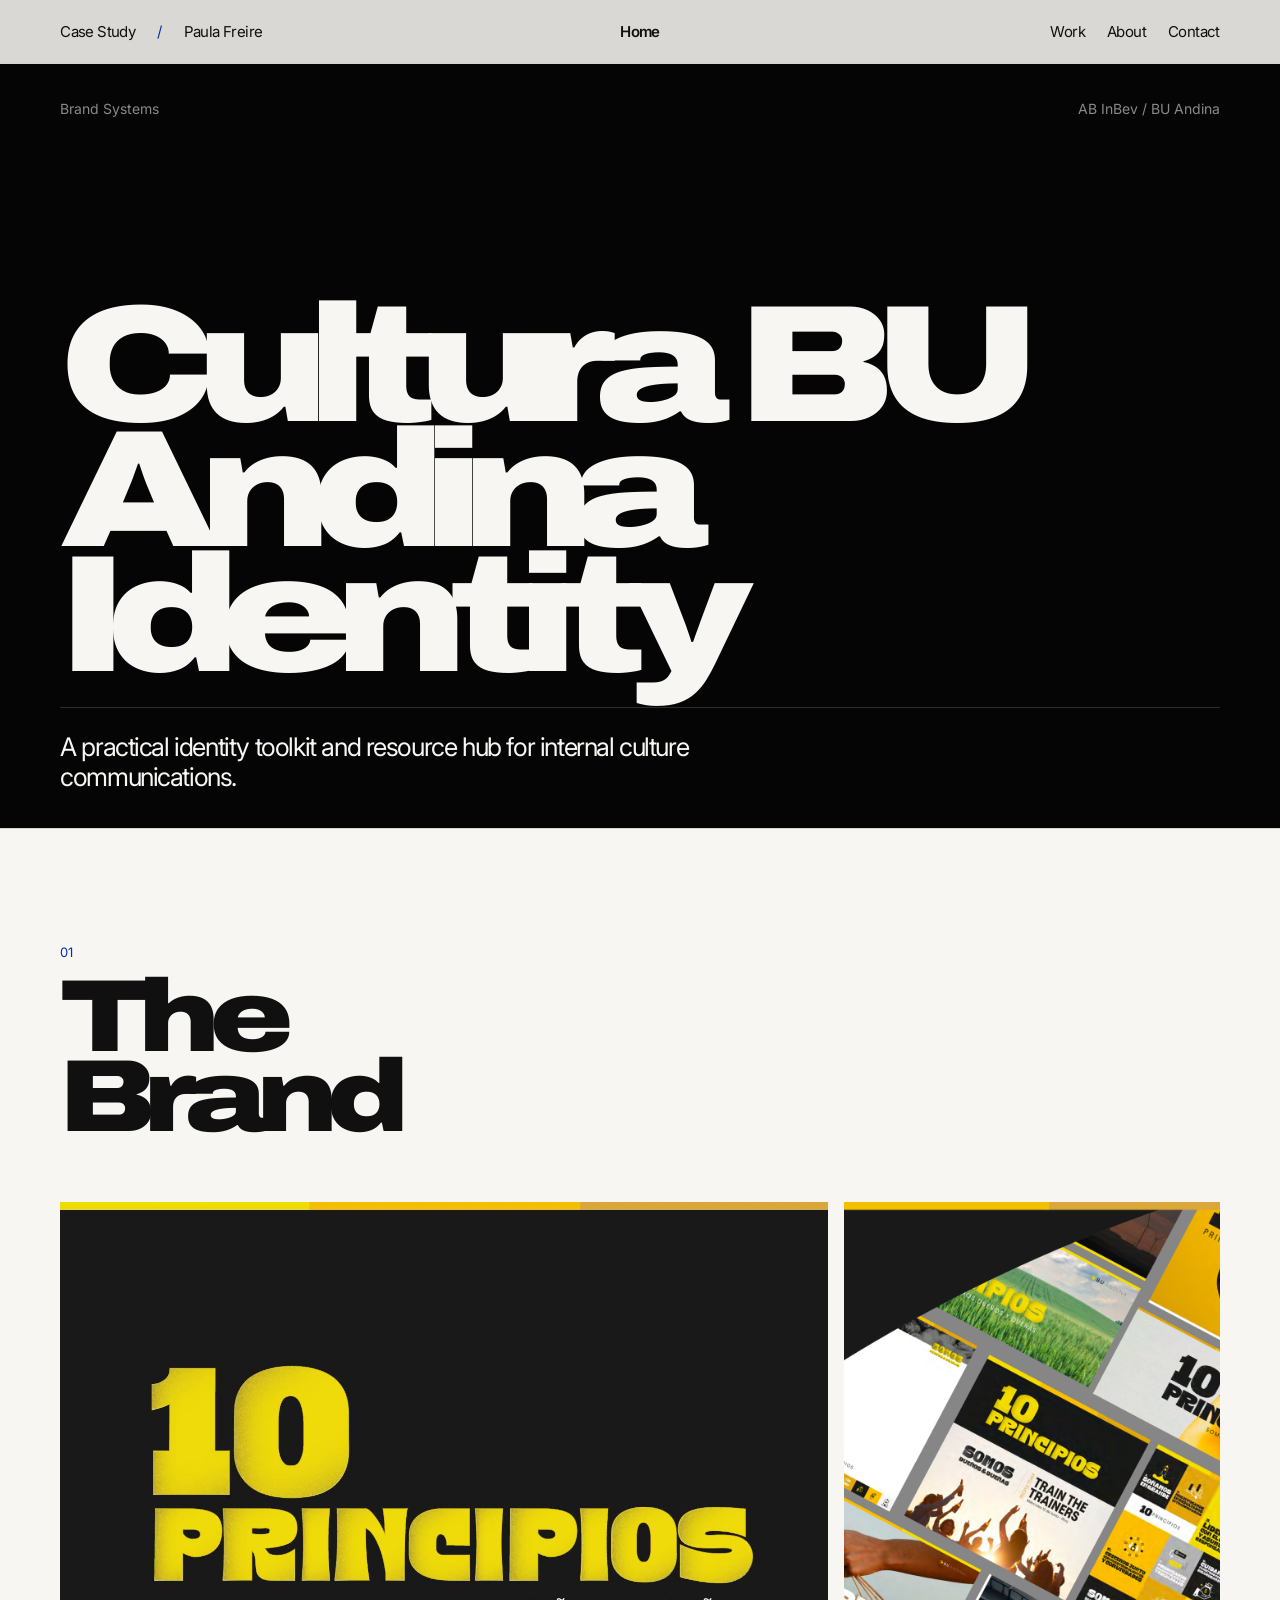
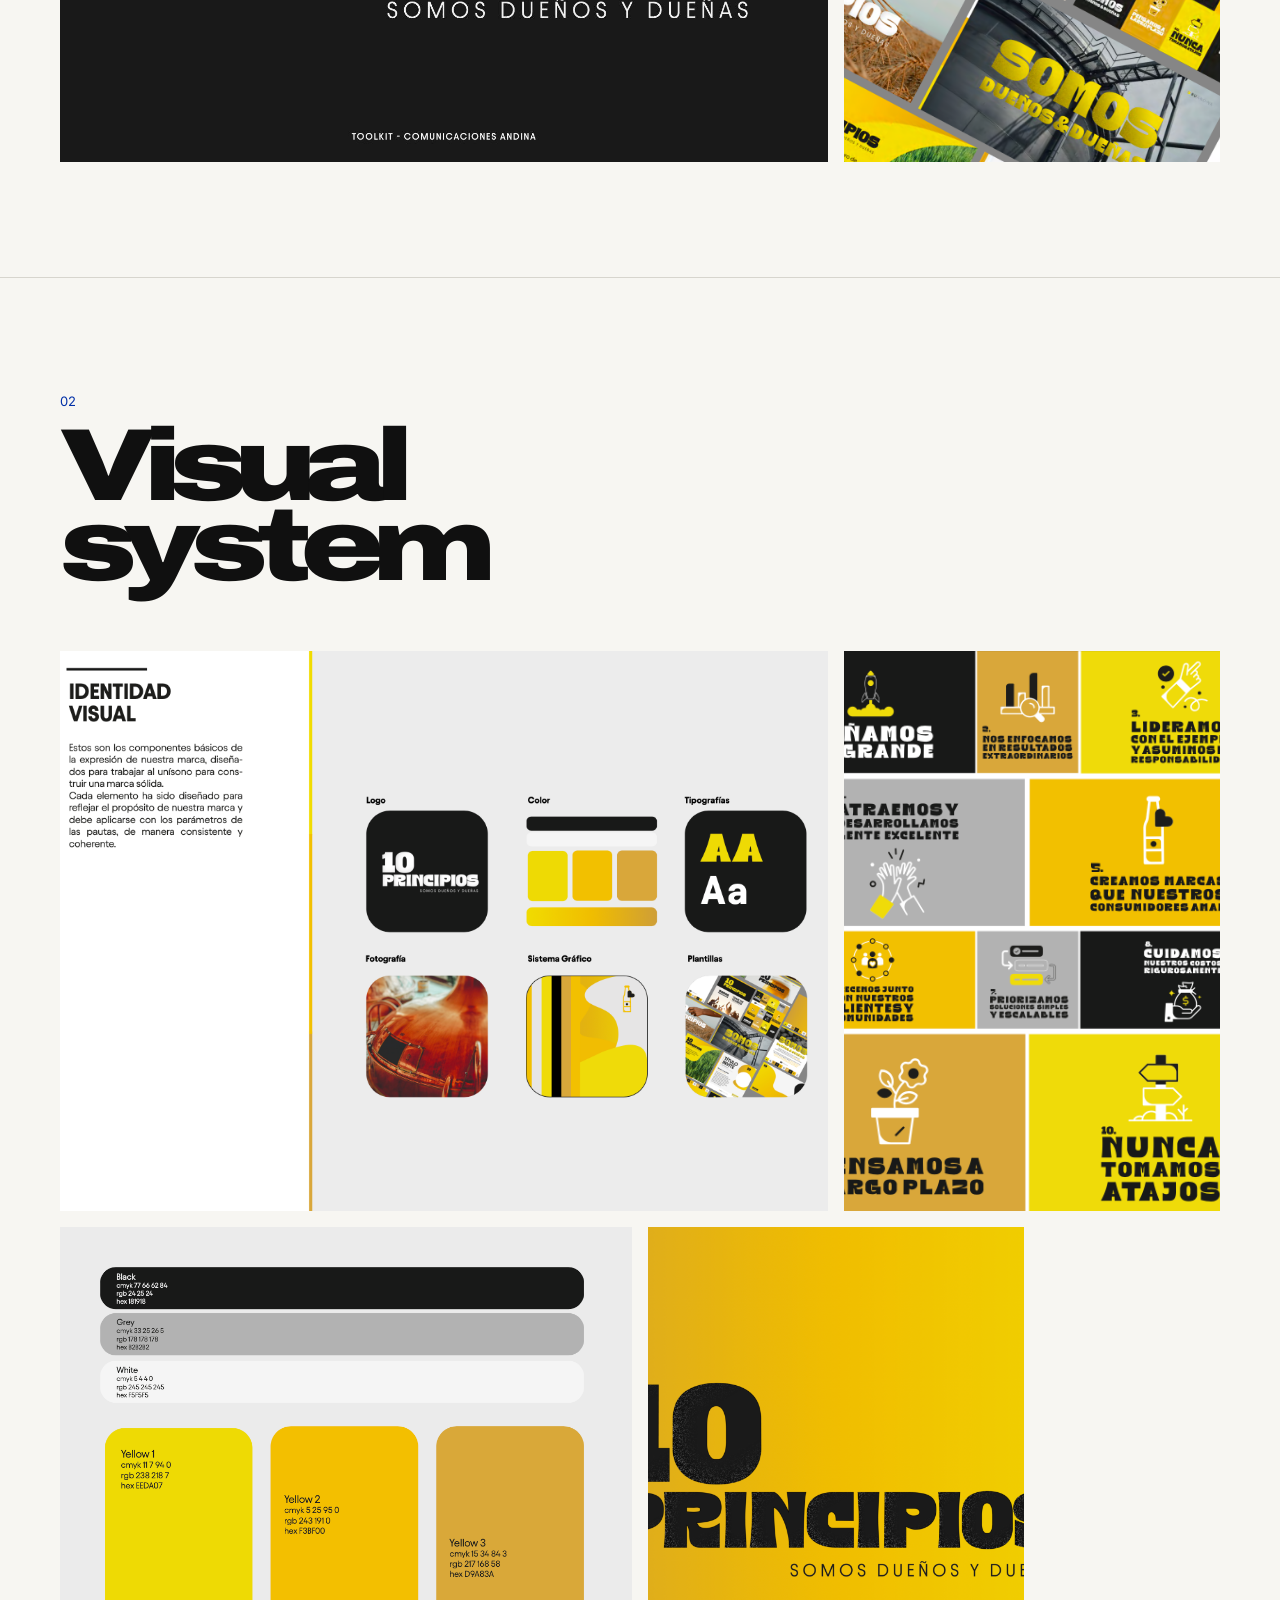
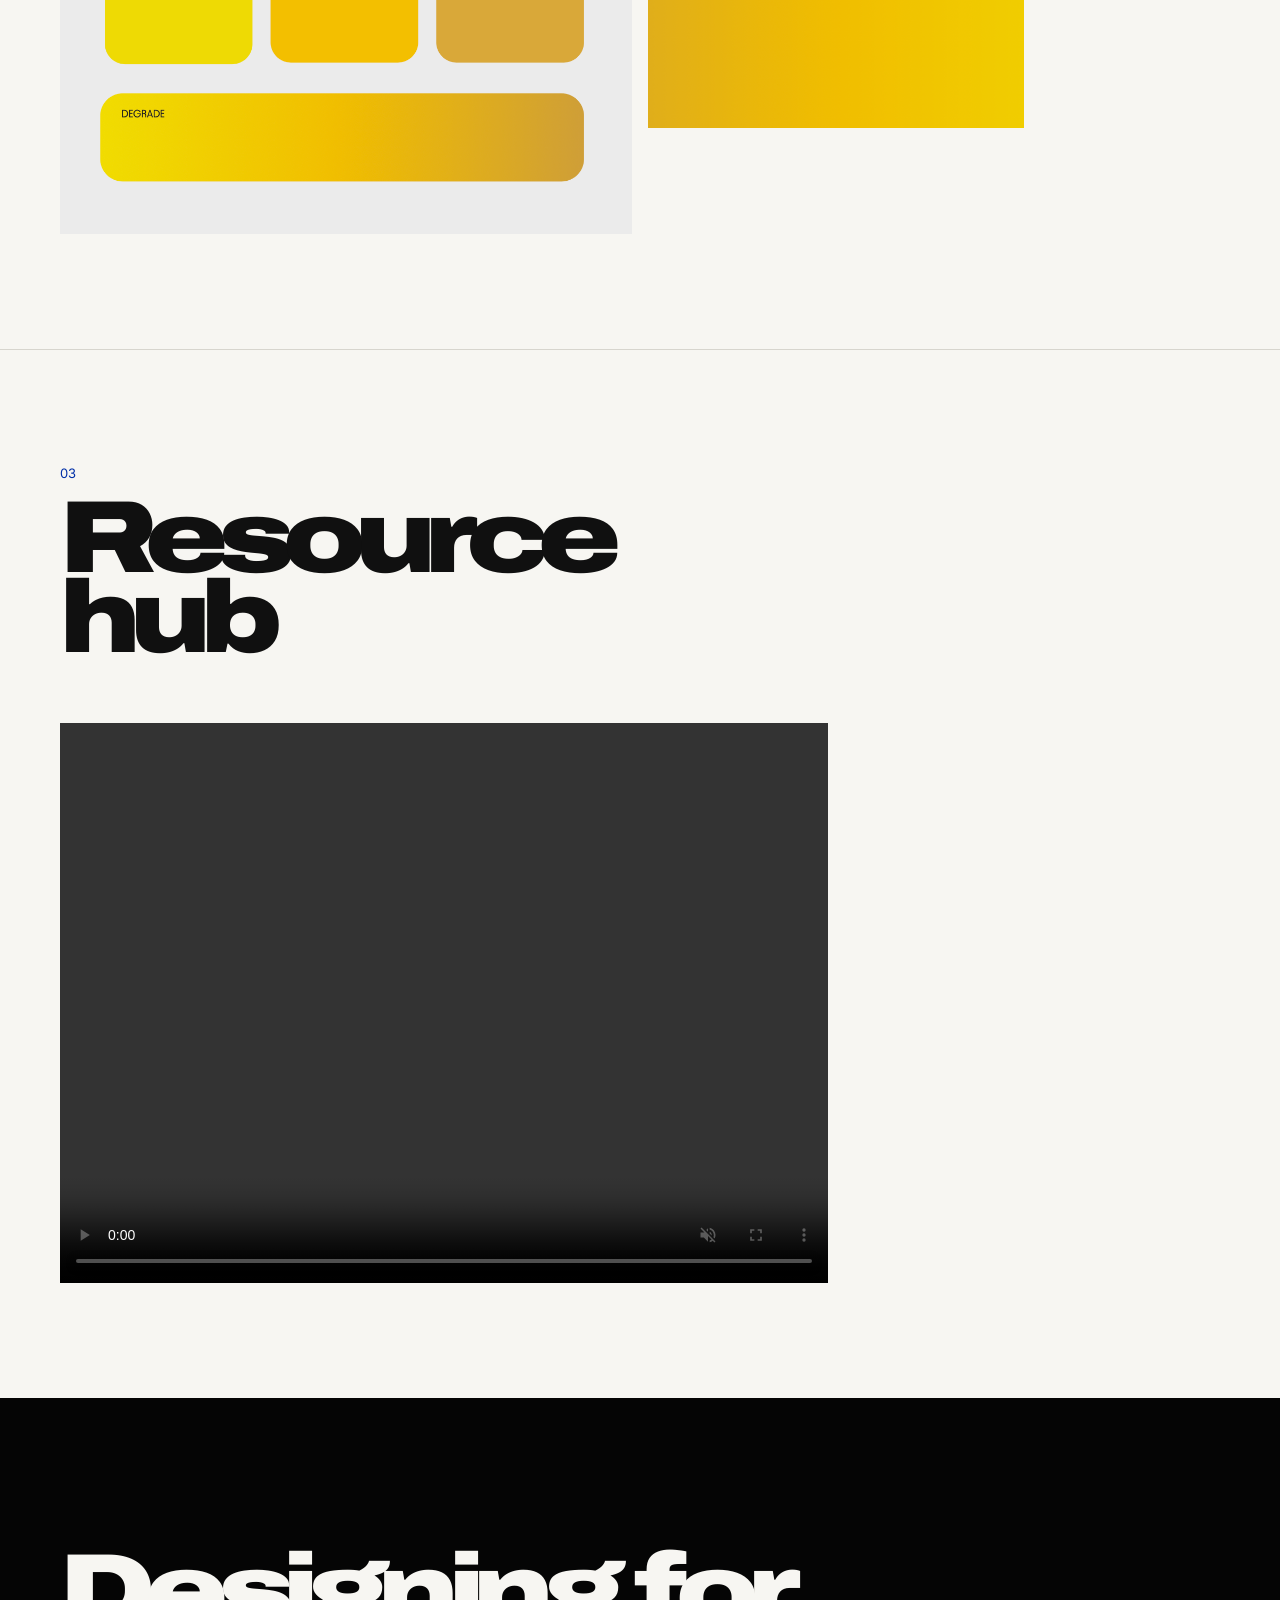
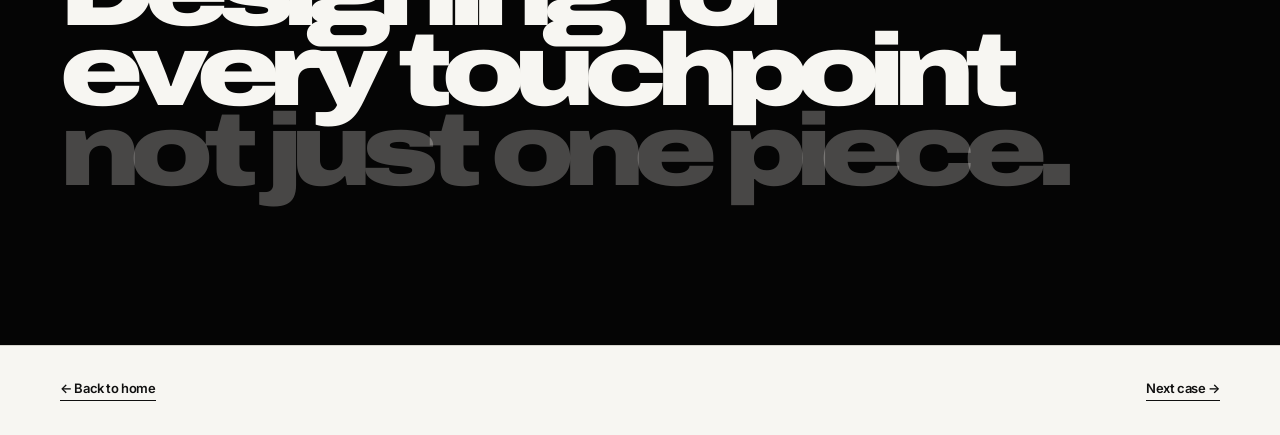
<file: cultural-identity-bu-andina.html>
<!doctype html><html lang="es"><head><meta charset="utf-8"><meta name="viewport" content="width=device-width,initial-scale=1"><title>Case Study — Paula Freire</title><link rel="stylesheet" href="style.css"><script src="data.js"></script></head><body class="case-page cultural-identity-bu-andina-page"><nav class="topbar"><div class="roles"><span>Case Study</span><span class="slash">/</span><span>Paula Freire</span></div><a class="brand-mini" href="index.html">Home</a><div class="links"><a href="index.html#work">Work</a><a href="index.html#about">About</a><a href="index.html#contact">Contact</a></div></nav><div id="app"></div><div class="lightbox" id="lightbox"><button>Close</button><img alt="Expanded project image"></div><script>
const data=DEFAULT_PORTFOLIO;
const project=data.projects.find(p=>p.id==='cultural-identity-bu-andina')||data.projects[0];
const r=document.documentElement;
Object.entries(data.theme).forEach(([k,v])=>{
  if(k==='fontDisplay') r.style.setProperty('--display', `'${v}', Arial Black, sans-serif`);
  else if(k==='fontBody') r.style.setProperty('--body', `'${v}', system-ui, sans-serif`);
  else r.style.setProperty('--'+k,v);
});
function esc(s=''){
  return String(s).replace(/[&<>]/g,m=>({'&':'&amp;','<':'&lt;','>':'&gt;'}[m]));
}
function sectionLayout(s,idx){
  if(s.layout) return s.layout;
  if(project.id==='desafiate-desafianos' && idx===0) return 'vertical';
  if(project.id==='desafiate-desafianos' && idx===1) return 'horizontal';
  return 'default';
}
function tile(src,i,layout='default'){
  if(!src) return `<figure class="tile empty">Add image from admin</figure>`;
  let cls;
  if(layout==='vertical') cls='vertical';
  else if(layout==='horizontal') cls='horizontal';
  else if(layout==='full-video') cls='full-video';
  else cls=i%5===0?'large':i%5===1?'tall':i%5===2?'half':'third';

  if(/\.mp4($|\?)/i.test(src)){
    return `<figure class="tile ${cls}"><video src="${esc(src)}" muted loop autoplay playsinline controls></video></figure>`;
  }
  return `<figure class="tile ${cls}"><img data-lightbox src="${esc(src)}" alt="${esc(project.title)} asset"></figure>`;
}
document.title=`${project.title} — Paula Freire`;
document.getElementById('app').innerHTML=`<header class="case-hero"><div class="case-top"><span>${esc(project.category)}</span><span>${esc(project.client)}</span></div><h1 class="case-title">${esc(project.title).replace('DesafiaTE DesafiaNOS','DesafiaTE<br>DesafiaNOS').replace(' — ','<br>')}</h1><div class="case-bottom"><p>${esc(project.headline)}</p></div></header><main>${project.sections.map((s,idx)=>{const layout=sectionLayout(s,idx);return `<section class="universe layout-${layout} ${idx%2?'dark-section':''}"><div class="universe-head"><div><p class="eyebrow">${String(idx+1).padStart(2,'0')}</p><h2 class="case-heading">${esc(s.title)}</h2></div></div><div class="image-grid">${(s.images&&s.images.length?s.images:['']).map((src,i)=>tile(src,i,layout)).join('')}</div></section>`}).join('')}</main><section class="statement-block"><p>Designing for<br>every touchpoint<span>not just one piece.</span></p></section><section class="next"><a class="case-link" href="index.html">← Back to home</a><a class="case-link" href="${data.projects[(data.projects.findIndex(p=>p.id===project.id)+1)%data.projects.length].id}.html">Next case →</a></section>`;
const lb=document.getElementById('lightbox'),lbImg=lb.querySelector('img');
document.querySelectorAll('[data-lightbox]').forEach(img=>img.addEventListener('click',()=>{lbImg.src=img.src;lb.classList.add('open')}));
lb.addEventListener('click',e=>{if(e.target===lb||e.target.tagName==='BUTTON')lb.classList.remove('open')});
</script></body></html>
</file>
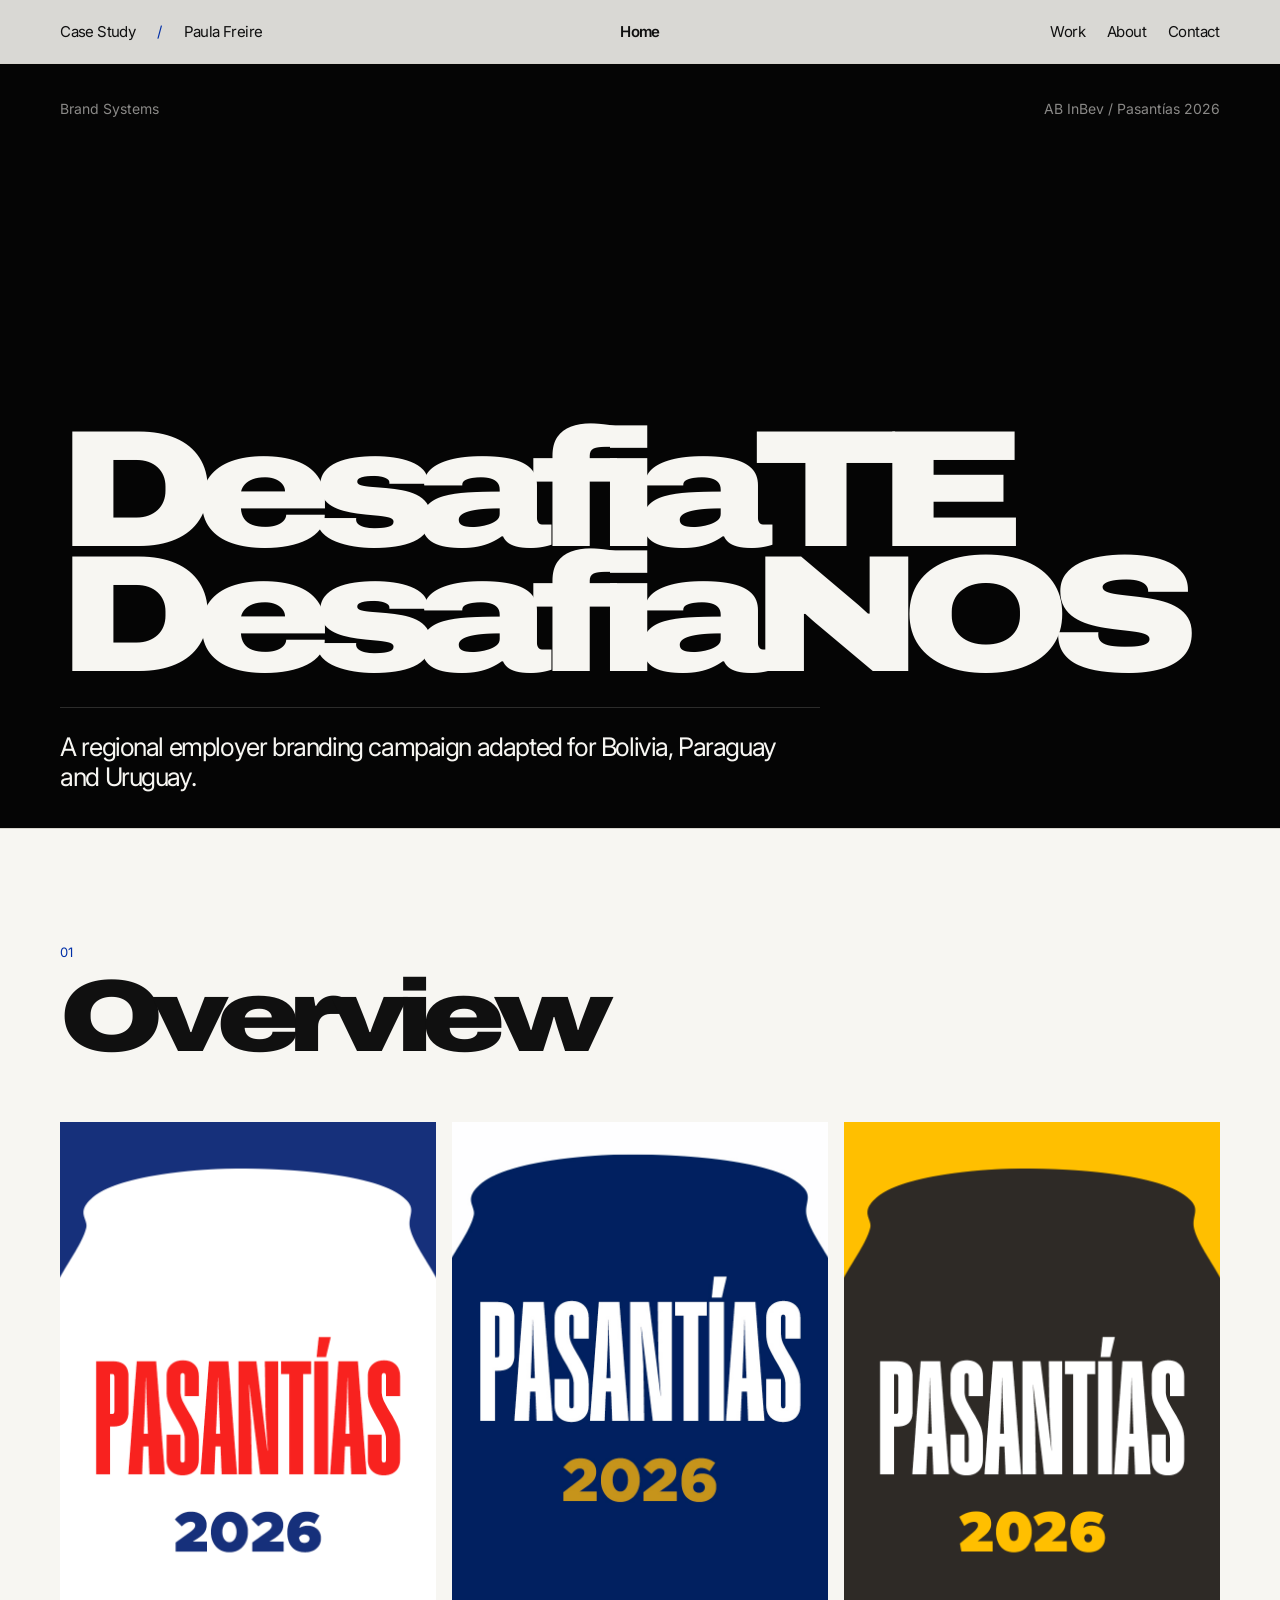
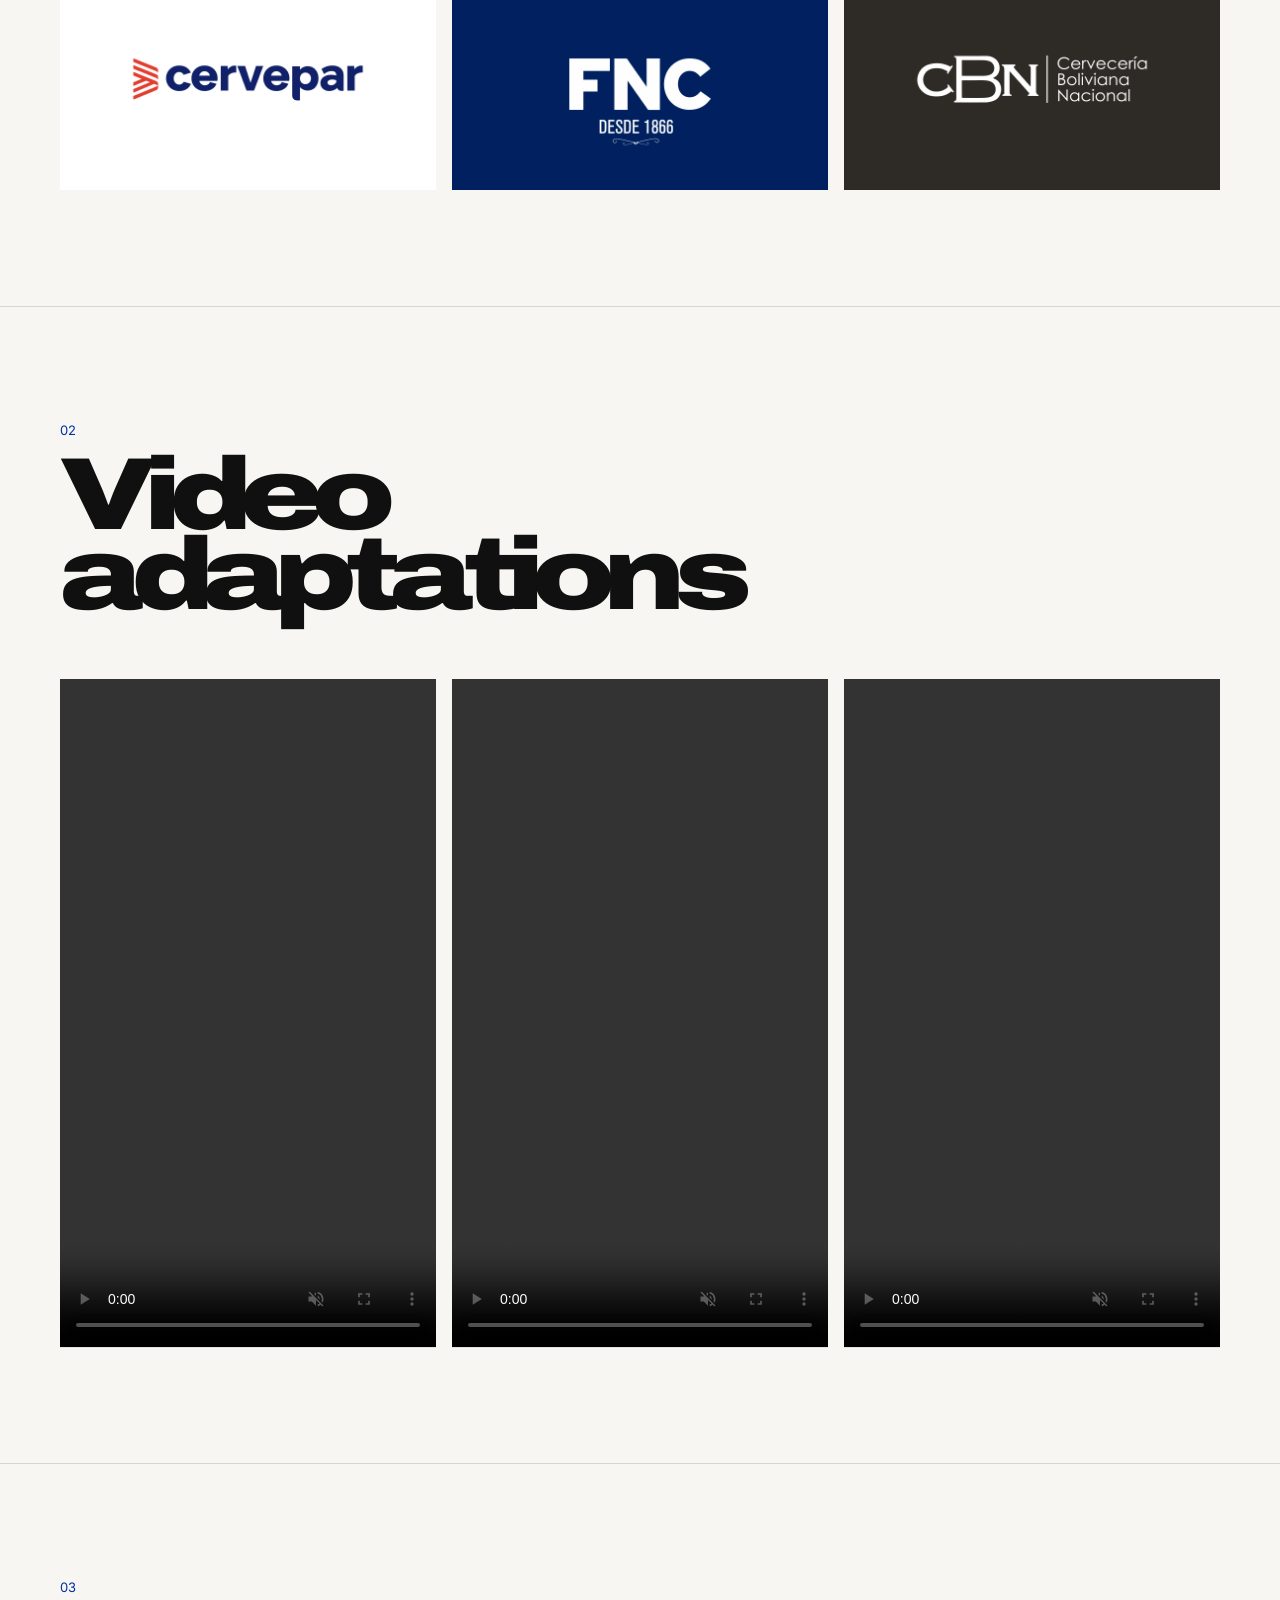
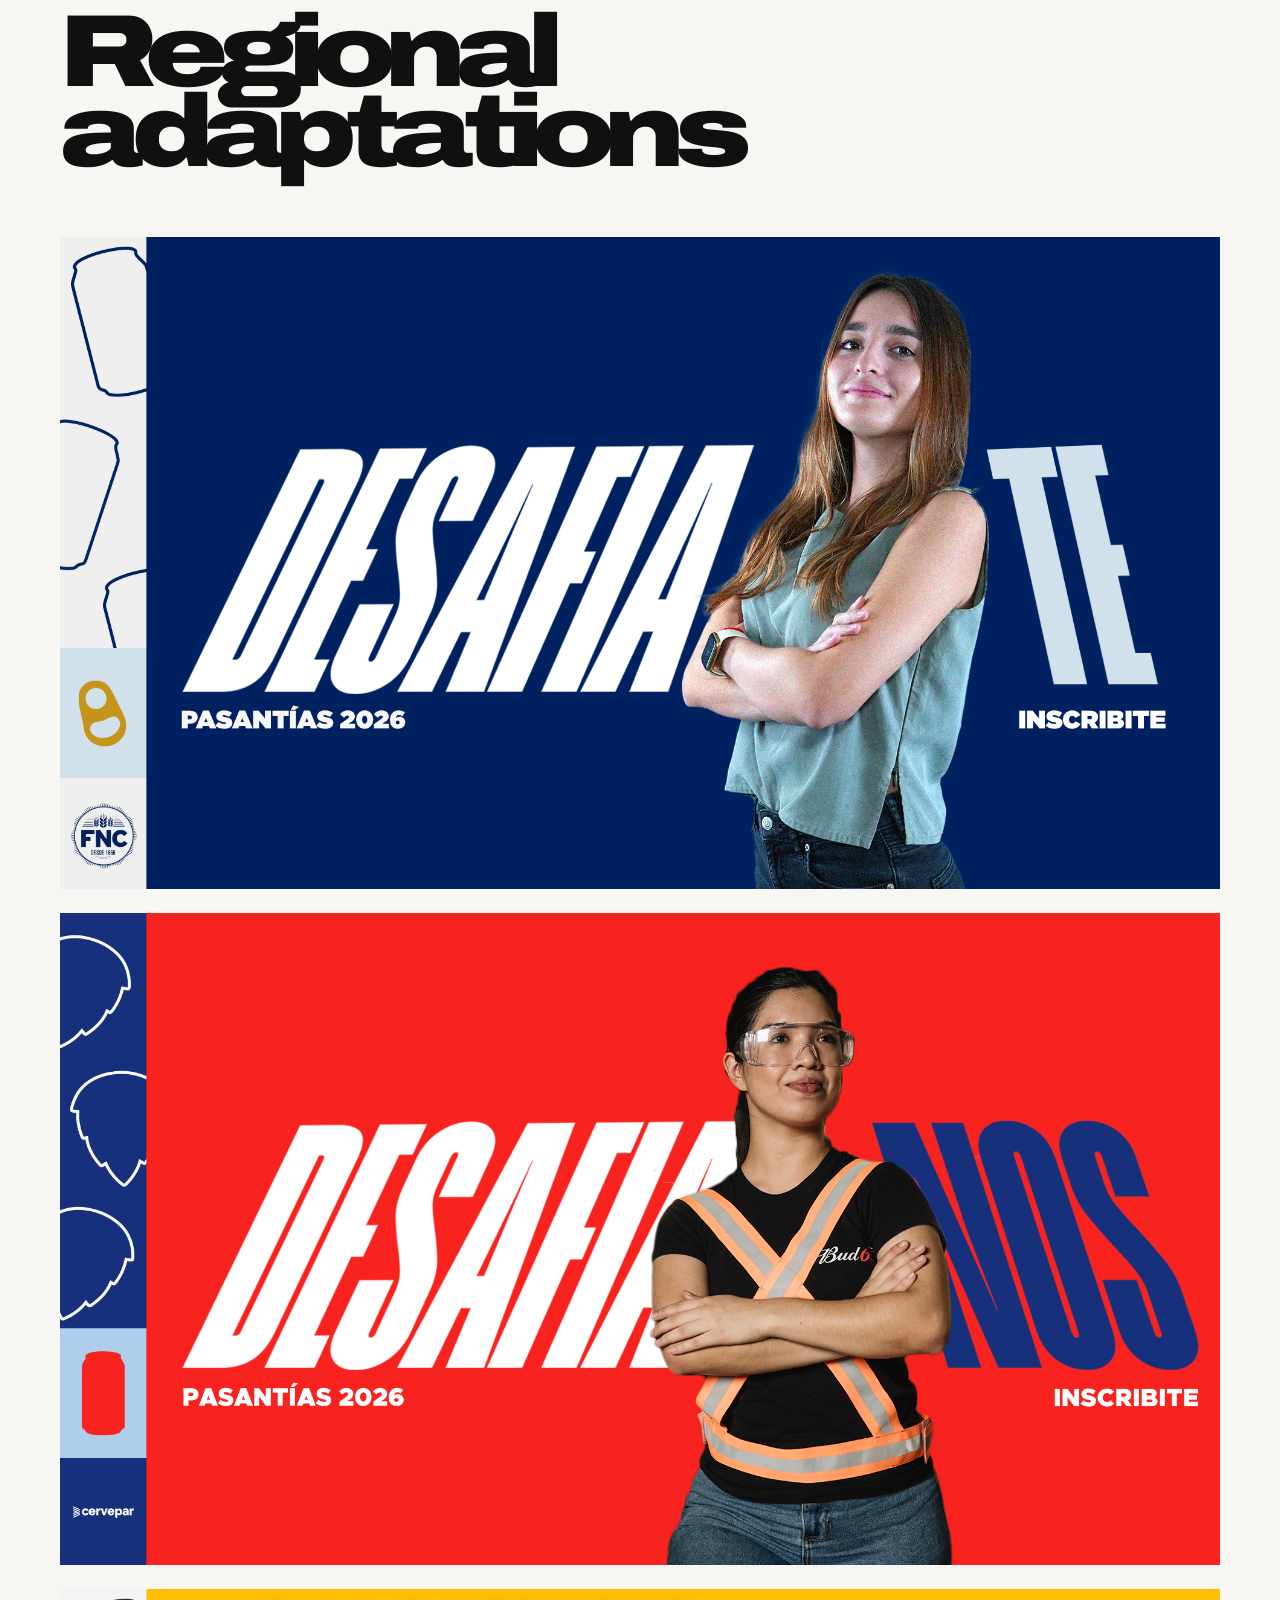
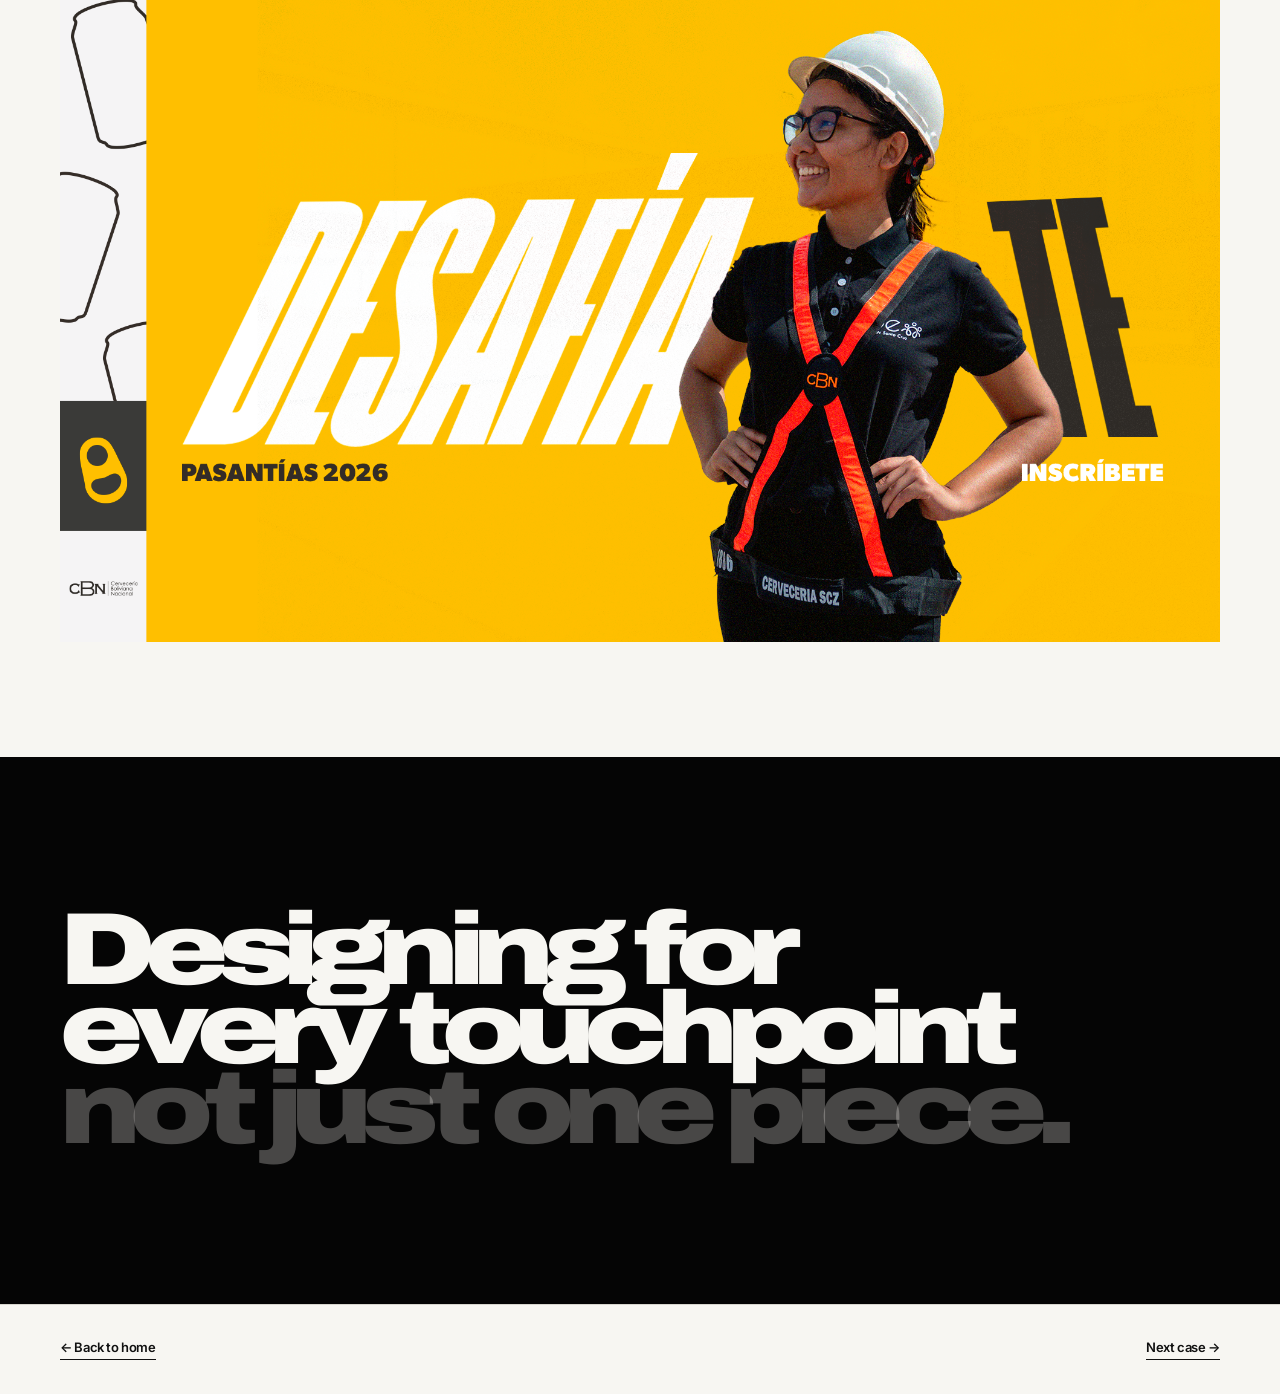
<file: desafiate-desafianos.html>
<!doctype html><html lang="es"><head><meta charset="utf-8"><meta name="viewport" content="width=device-width,initial-scale=1"><title>Case Study — Paula Freire</title><link rel="stylesheet" href="style.css"><script src="data.js"></script></head><body class="case-page desafiate-page desafiate-desafianos-page"><nav class="topbar"><div class="roles"><span>Case Study</span><span class="slash">/</span><span>Paula Freire</span></div><a class="brand-mini" href="index.html">Home</a><div class="links"><a href="index.html#work">Work</a><a href="index.html#about">About</a><a href="index.html#contact">Contact</a></div></nav><div id="app"></div><div class="lightbox" id="lightbox"><button>Close</button><img alt="Expanded project image"></div><script>
const data=DEFAULT_PORTFOLIO;
const project=data.projects.find(p=>p.id==='desafiate-desafianos')||data.projects[0];
const r=document.documentElement;
Object.entries(data.theme).forEach(([k,v])=>{
  if(k==='fontDisplay') r.style.setProperty('--display', `'${v}', Arial Black, sans-serif`);
  else if(k==='fontBody') r.style.setProperty('--body', `'${v}', system-ui, sans-serif`);
  else r.style.setProperty('--'+k,v);
});
function esc(s=''){
  return String(s).replace(/[&<>]/g,m=>({'&':'&amp;','<':'&lt;','>':'&gt;'}[m]));
}
function tile(src,i,layout='default'){
  if(!src) return `<figure class="tile empty">Add image from admin</figure>`;
  let cls;
  if(layout==='vertical') cls='vertical';
  else if(layout==='horizontal') cls='horizontal';
  else cls=i%5===0?'large':i%5===1?'tall':i%5===2?'half':'third';

  if(/\.mp4($|\?)/i.test(src)){
    return `<figure class="tile ${cls}"><video src="${esc(src)}" muted loop autoplay playsinline controls></video></figure>`;
  }
  return `<figure class="tile ${cls}"><img data-lightbox src="${esc(src)}" alt="${esc(project.title)} asset"></figure>`;
}
function sectionLayout(s,idx){
  if(s.layout) return s.layout;
  if(project.id==='desafiate-desafianos' && idx===0) return 'vertical';
  if(project.id==='desafiate-desafianos' && idx===1) return 'horizontal';
  return 'default';
}
document.title=`${project.title} — Paula Freire`;
document.getElementById('app').innerHTML=`<header class="case-hero"><div class="case-top"><span>${esc(project.category)}</span><span>${esc(project.client)}</span></div><h1 class="case-title">${esc(project.title).replace('DesafiaTE DesafiaNOS','DesafiaTE<br>DesafiaNOS').replace(' — ','<br>')}</h1><div class="case-bottom"><p>${esc(project.headline)}</p></div></header><main>${project.sections.map((s,idx)=>{const layout=sectionLayout(s,idx);return `<section class="universe layout-${layout} ${idx%2?'dark-section':''}"><div class="universe-head"><div><p class="eyebrow">${String(idx+1).padStart(2,'0')}</p><h2 class="case-heading">${esc(s.title)}</h2></div></div><div class="image-grid">${(s.images&&s.images.length?s.images:['']).map((src,i)=>tile(src,i,layout)).join('')}</div></section>`}).join('')}</main><section class="statement-block"><p>Designing for<br>every touchpoint<span>not just one piece.</span></p></section><section class="next"><a class="case-link" href="index.html">← Back to home</a><a class="case-link" href="${data.projects[(data.projects.findIndex(p=>p.id===project.id)+1)%data.projects.length].id}.html">Next case →</a></section>`;
const lb=document.getElementById('lightbox'),lbImg=lb.querySelector('img');
document.querySelectorAll('[data-lightbox]').forEach(img=>img.addEventListener('click',()=>{lbImg.src=img.src;lb.classList.add('open')}));
lb.addEventListener('click',e=>{if(e.target===lb||e.target.tagName==='BUTTON')lb.classList.remove('open')});
</script></body></html>
</file>
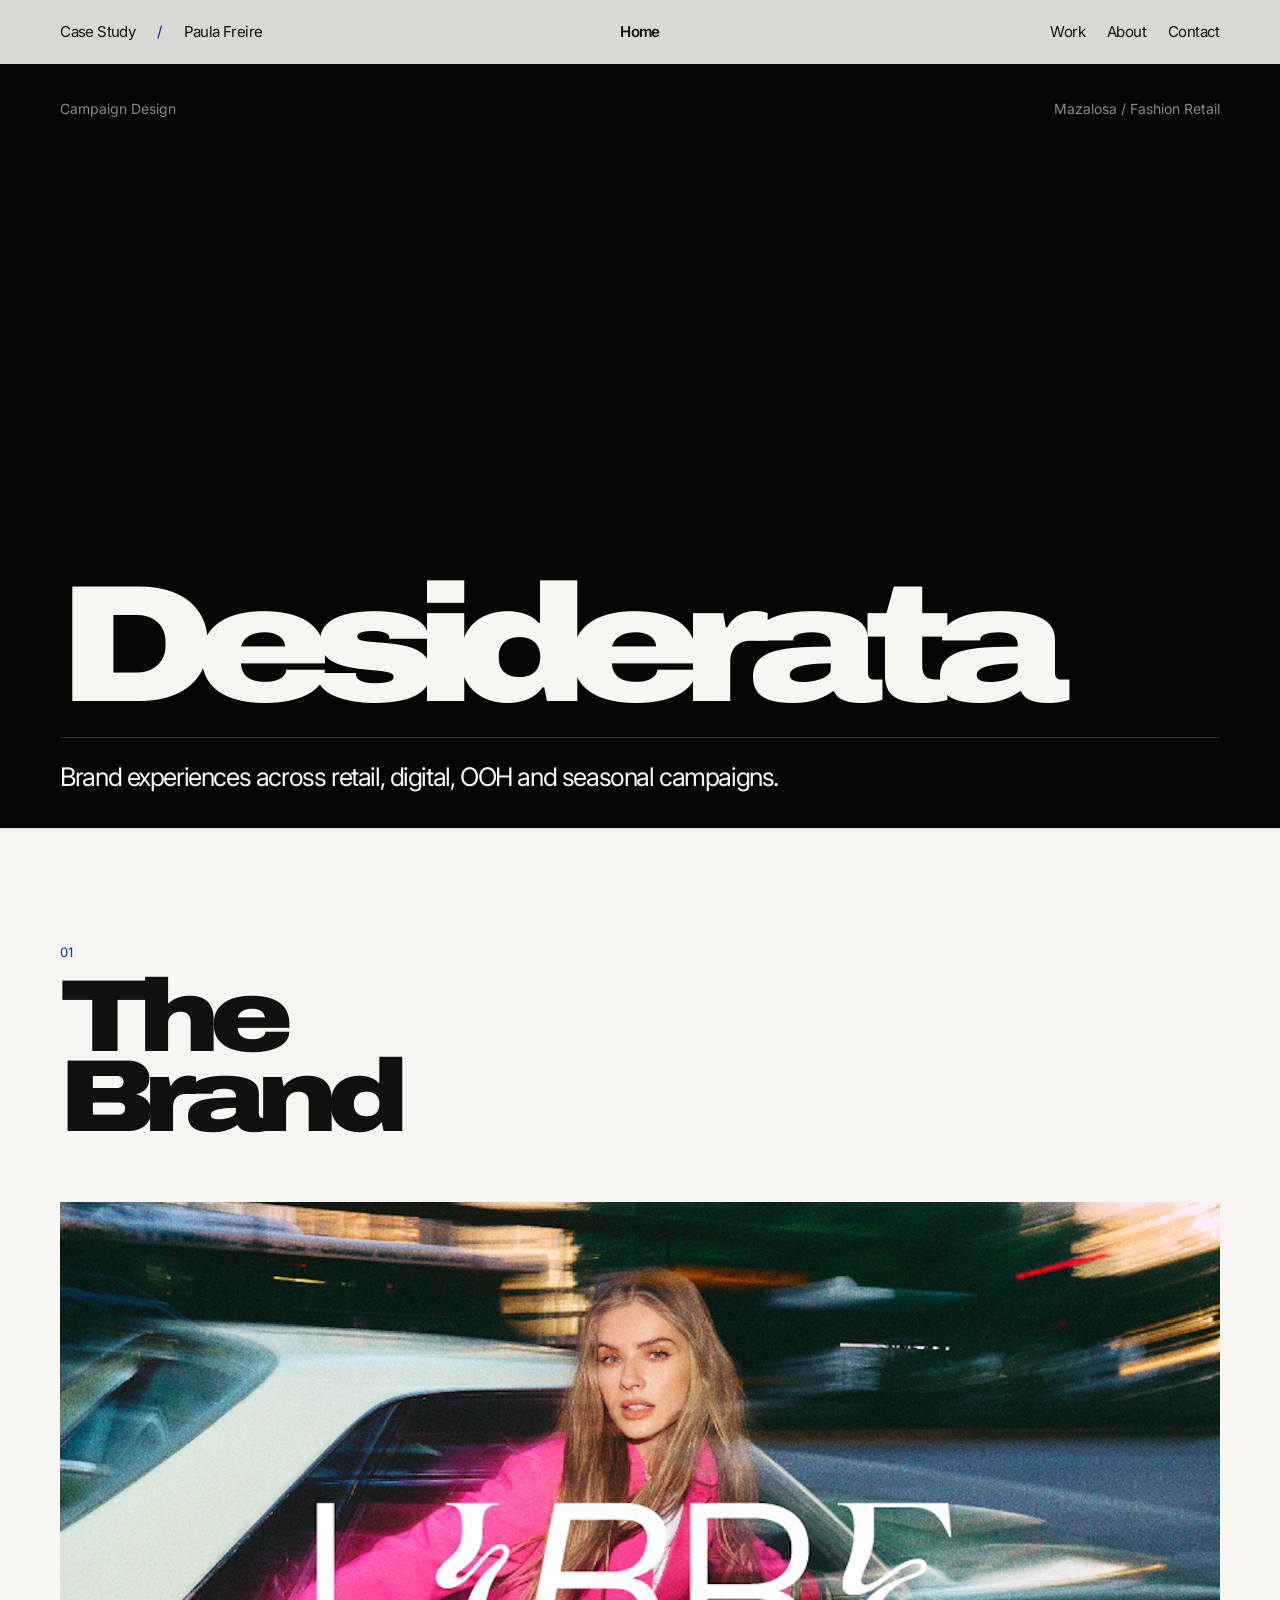
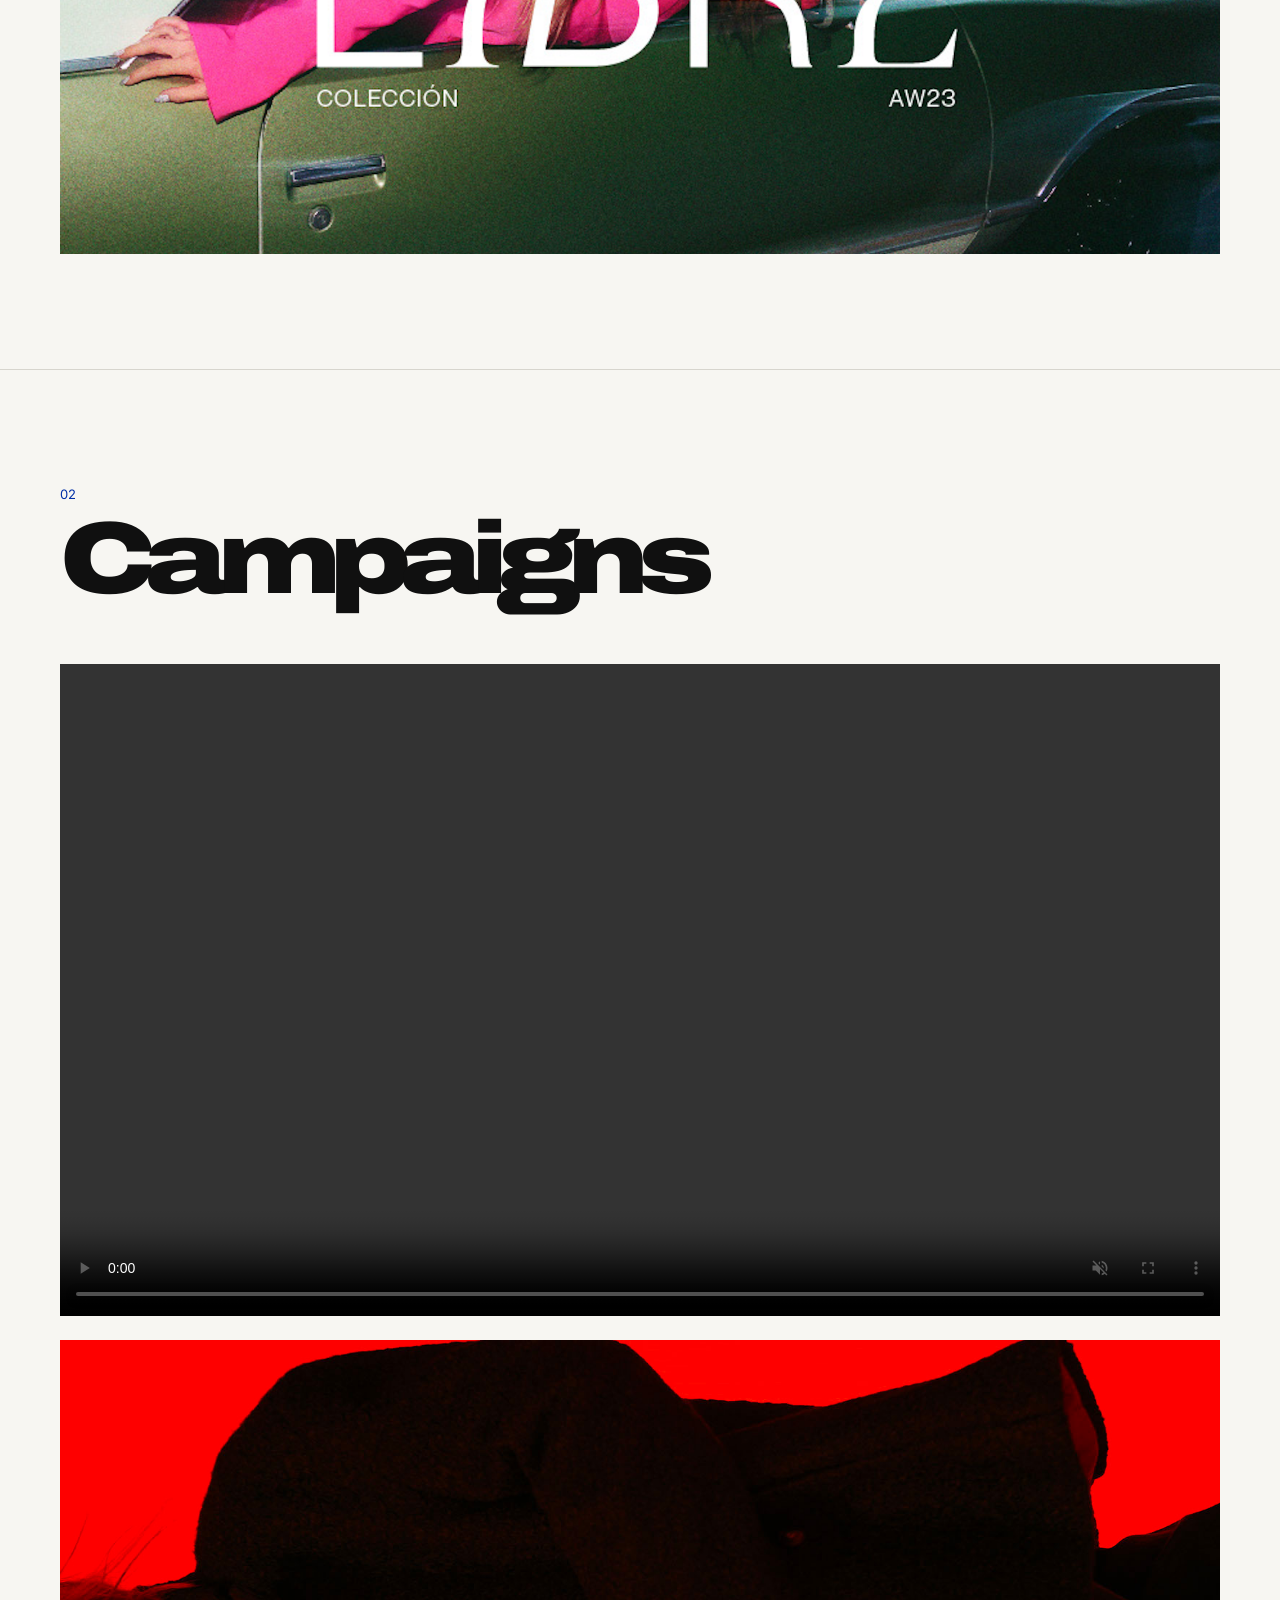
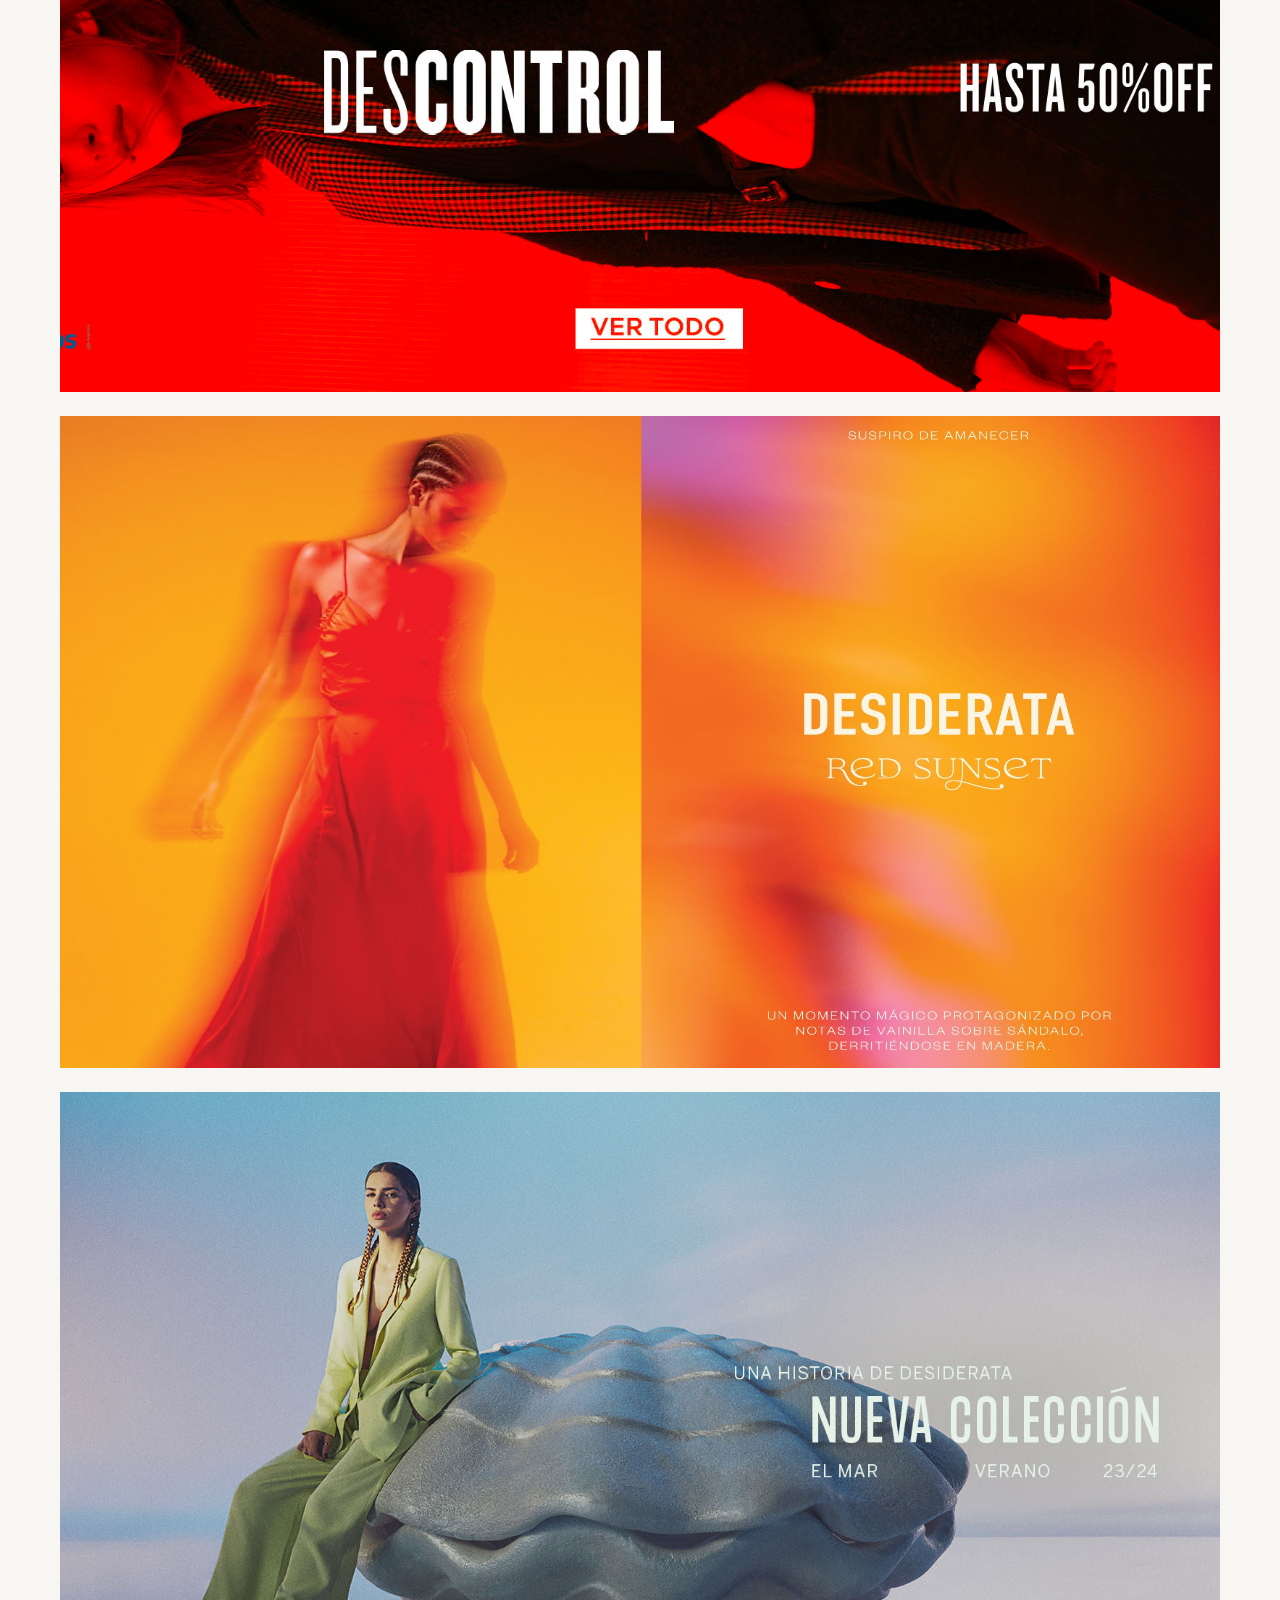
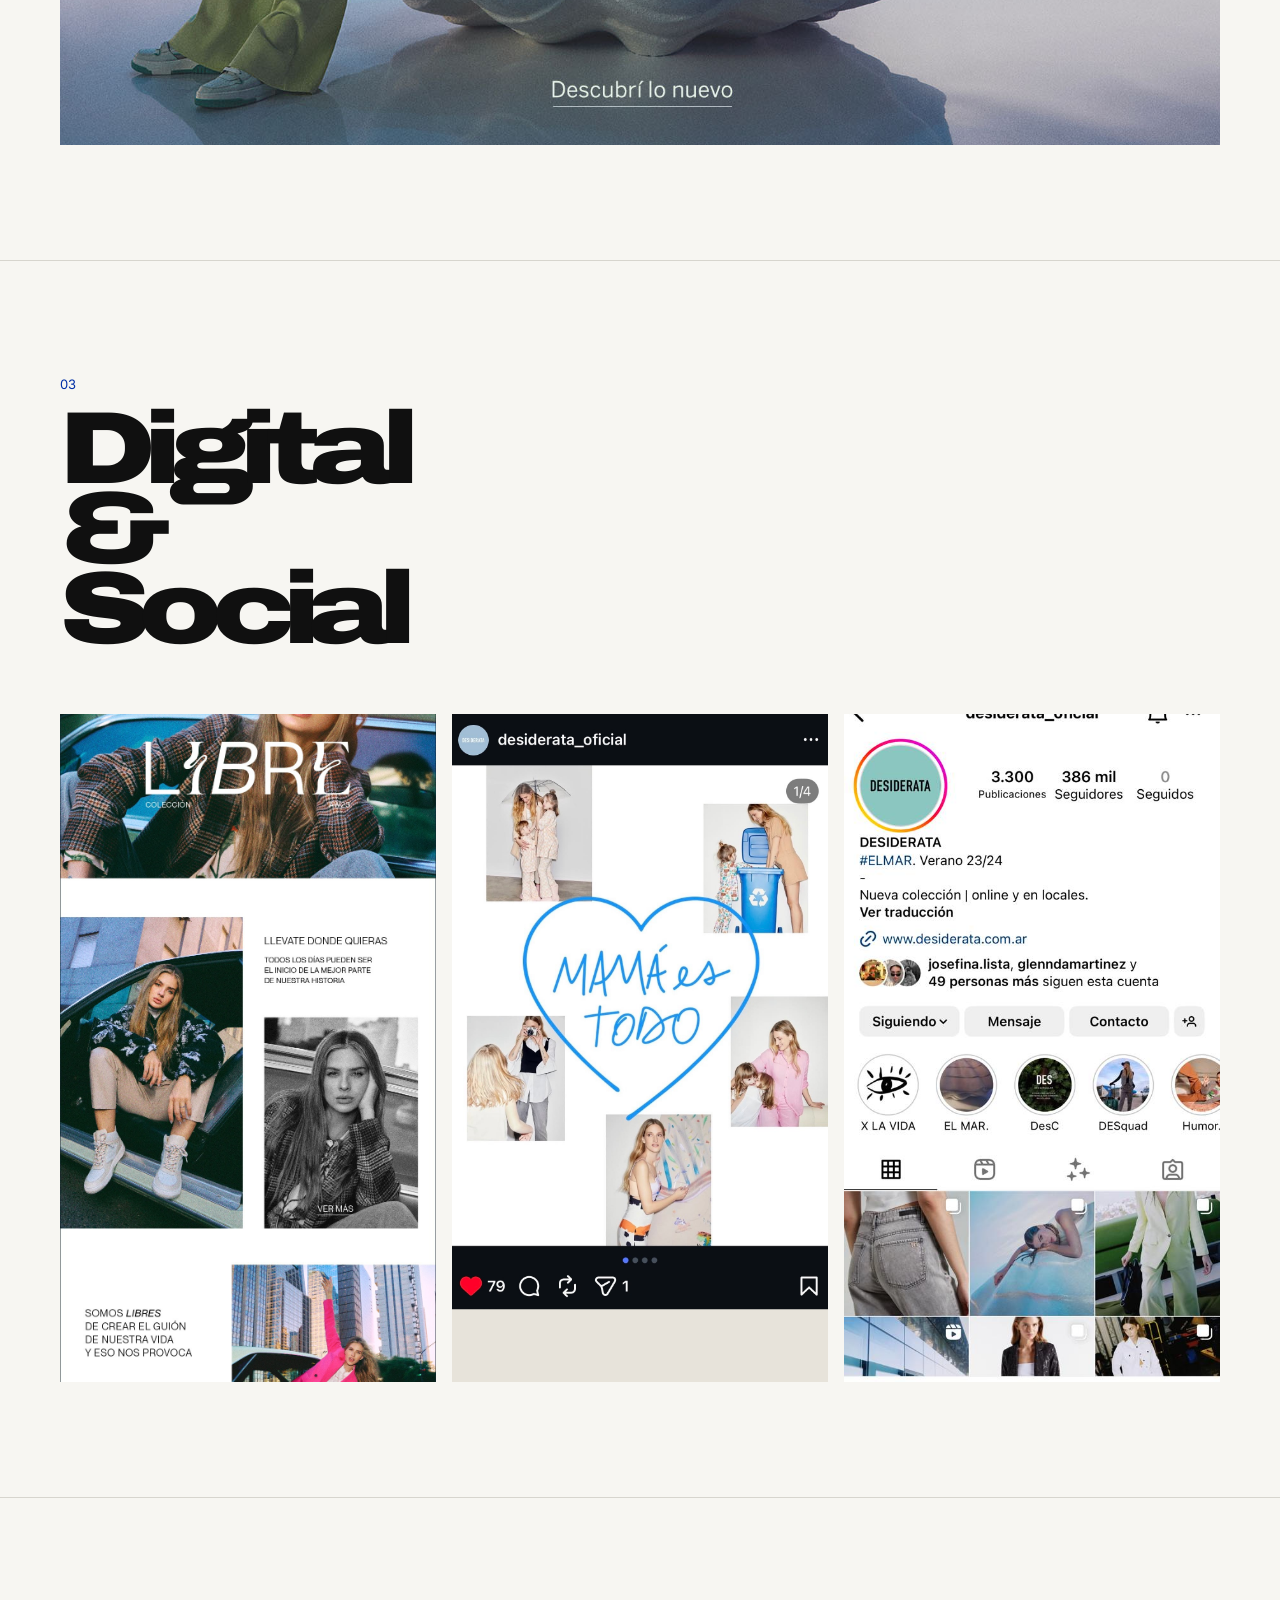
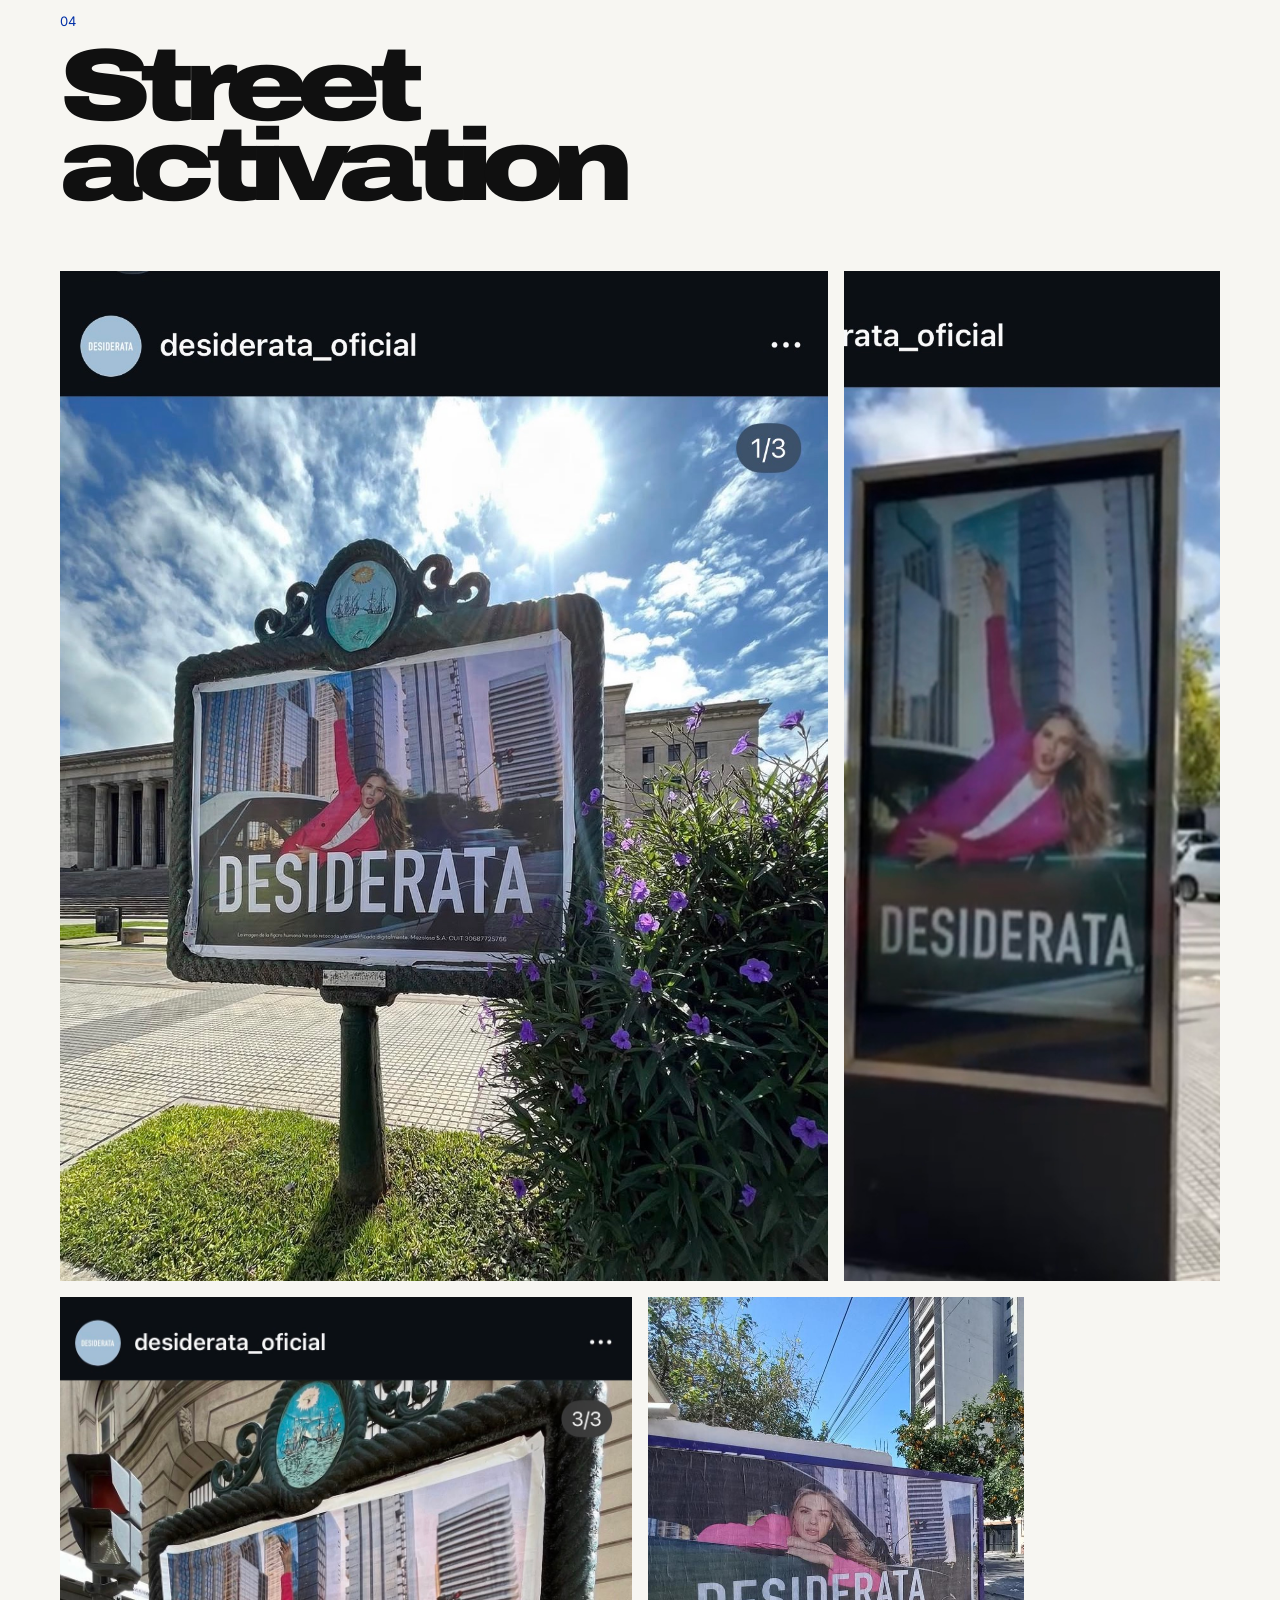
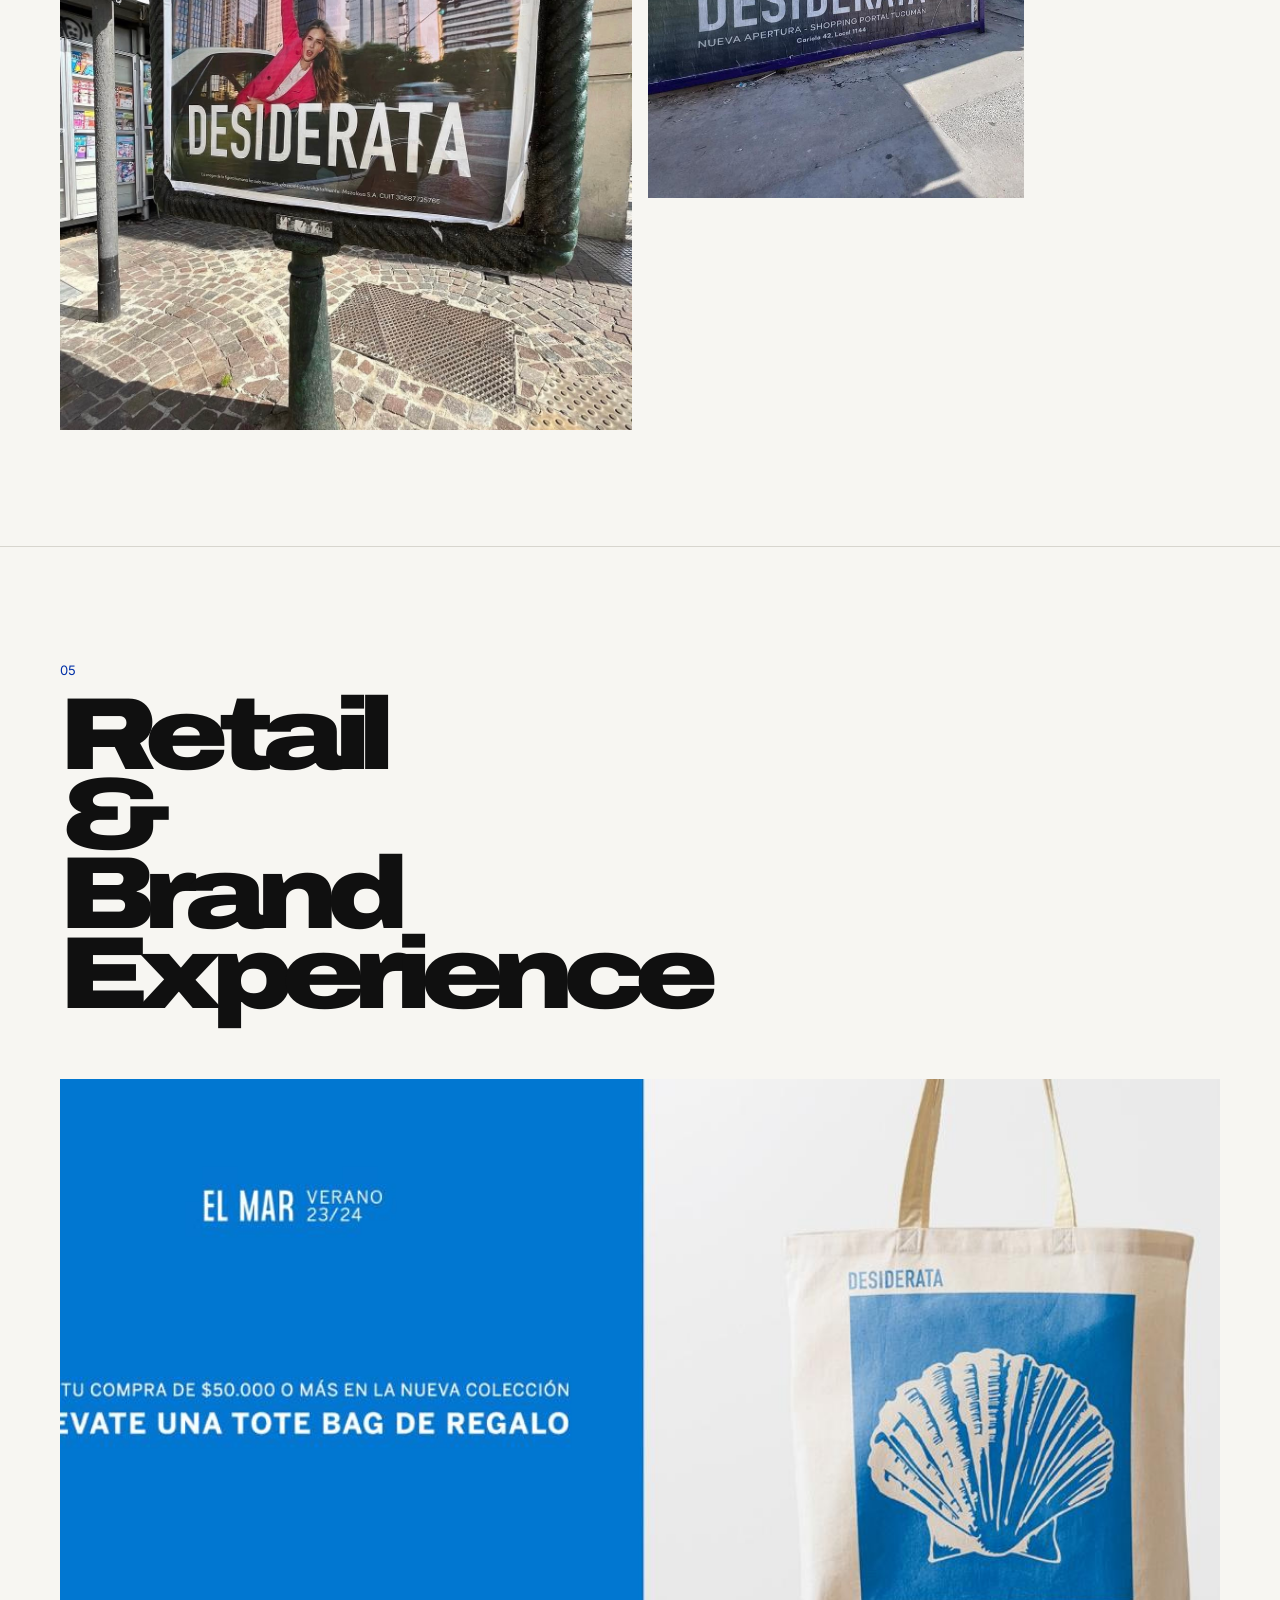
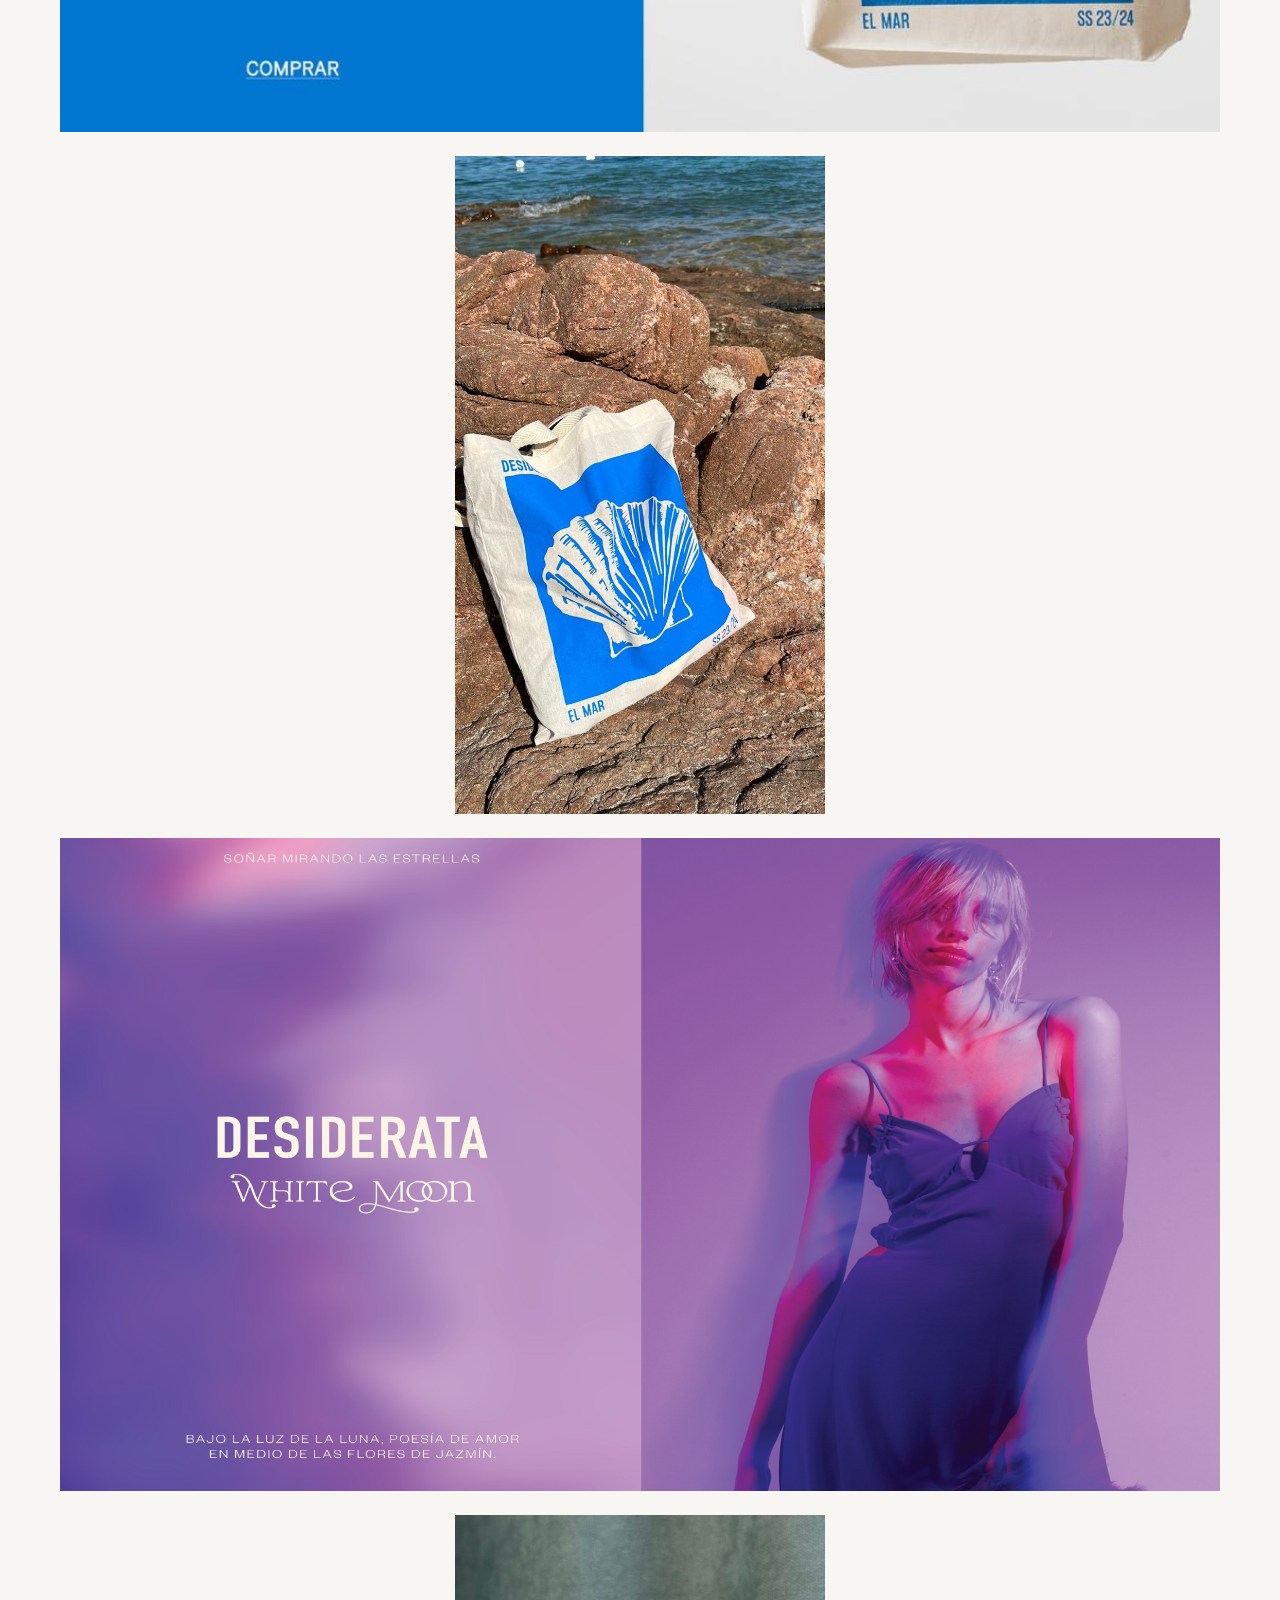
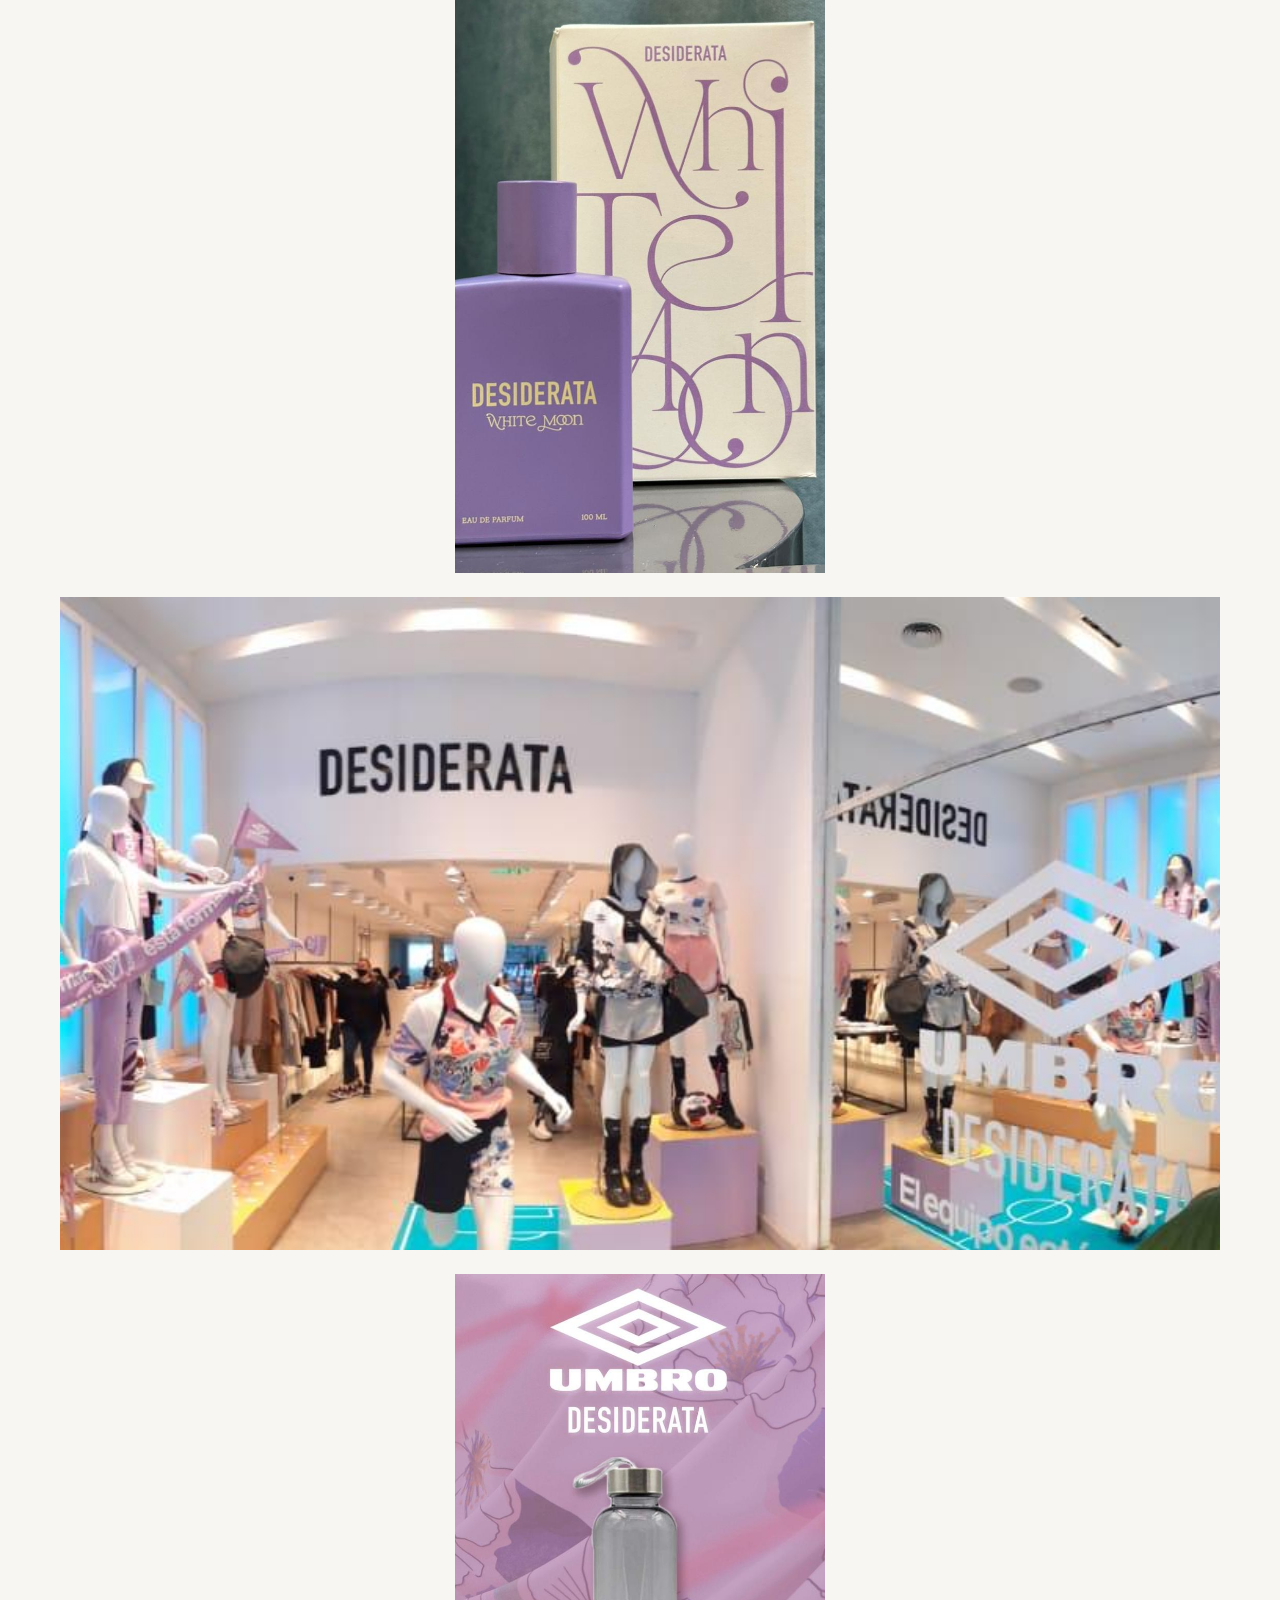
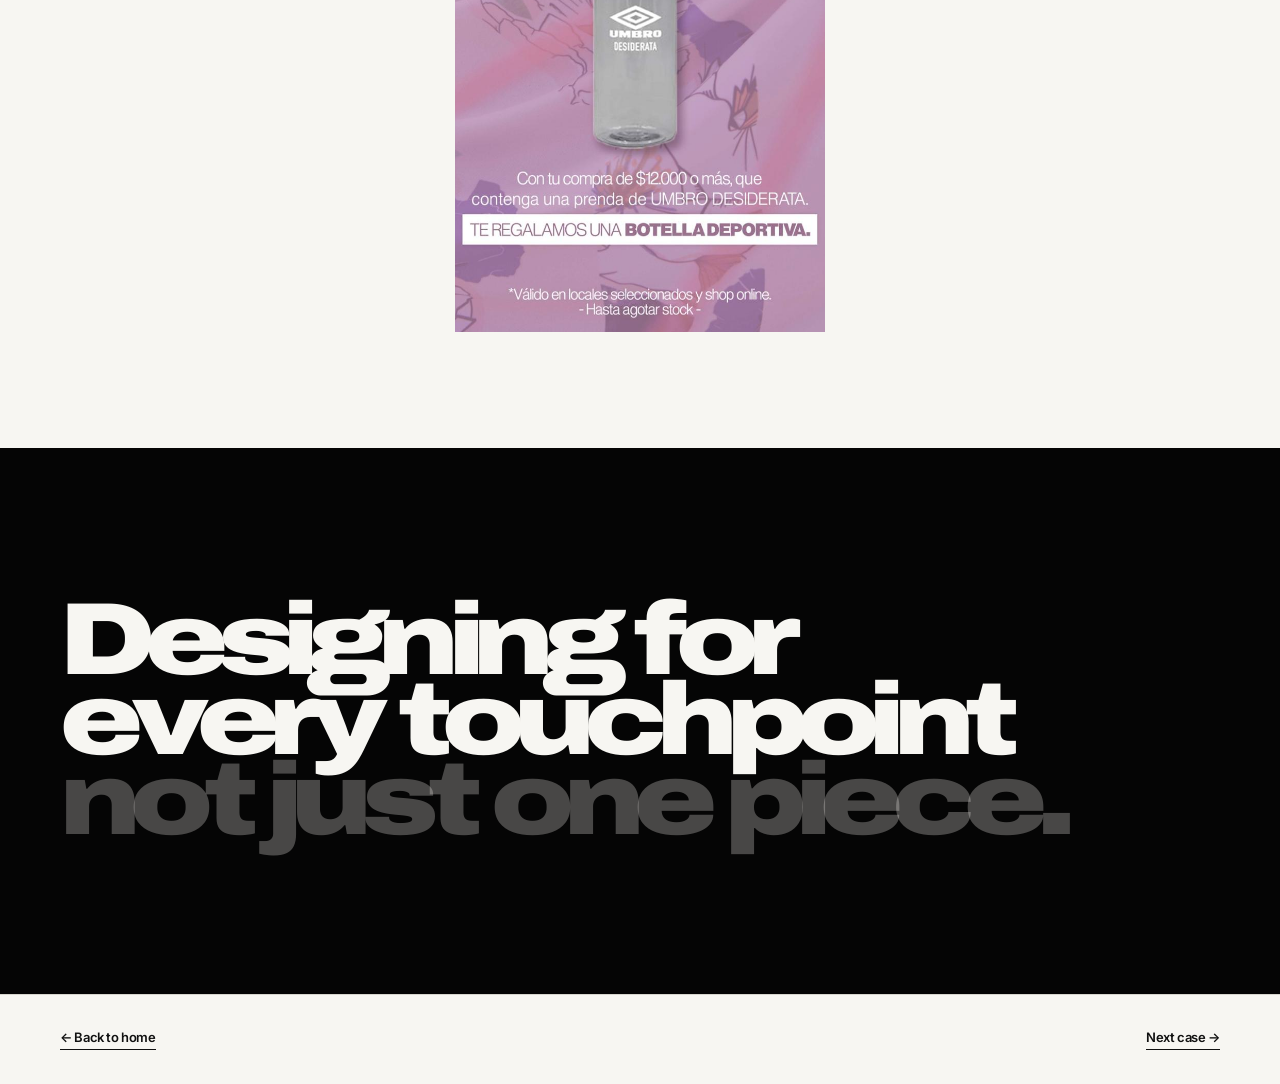
<file: desiderata.html>
<!doctype html><html lang="es"><head><meta charset="utf-8"><meta name="viewport" content="width=device-width,initial-scale=1"><title>Case Study — Paula Freire</title><link rel="stylesheet" href="style.css"><script src="data.js"></script></head><body class="case-page desiderata-page"><nav class="topbar"><div class="roles"><span>Case Study</span><span class="slash">/</span><span>Paula Freire</span></div><a class="brand-mini" href="index.html">Home</a><div class="links"><a href="index.html#work">Work</a><a href="index.html#about">About</a><a href="index.html#contact">Contact</a></div></nav><div id="app"></div><div class="lightbox" id="lightbox"><button>Close</button><img alt="Expanded project image"></div><script>
const data=DEFAULT_PORTFOLIO;
const project=data.projects.find(p=>p.id==='desiderata')||data.projects[0];
const r=document.documentElement;
Object.entries(data.theme).forEach(([k,v])=>{
  if(k==='fontDisplay') r.style.setProperty('--display', `'${v}', Arial Black, sans-serif`);
  else if(k==='fontBody') r.style.setProperty('--body', `'${v}', system-ui, sans-serif`);
  else r.style.setProperty('--'+k,v);
});
function esc(s=''){
  return String(s).replace(/[&<>]/g,m=>({'&':'&amp;','<':'&lt;','>':'&gt;'}[m]));
}
function sectionLayout(s,idx){
  if(s.layout) return s.layout;
  if(project.id==='desafiate-desafianos' && idx===0) return 'vertical';
  if(project.id==='desafiate-desafianos' && idx===1) return 'horizontal';
  return 'default';
}
function tile(src,i,layout='default'){
  if(!src) return `<figure class="tile empty">Add image from admin</figure>`;
  let cls;
  if(layout==='vertical') cls='vertical';
  else if(layout==='horizontal') cls='horizontal';
  else if(layout==='full-video') cls='full-video';
  else cls=i%5===0?'large':i%5===1?'tall':i%5===2?'half':'third';

  if(/\.mp4($|\?)/i.test(src)){
    return `<figure class="tile ${cls}"><video src="${esc(src)}" muted loop autoplay playsinline controls></video></figure>`;
  }
  return `<figure class="tile ${cls}"><img data-lightbox src="${esc(src)}" alt="${esc(project.title)} asset"></figure>`;
}
document.title=`${project.title} — Paula Freire`;
document.getElementById('app').innerHTML=`<header class="case-hero"><div class="case-top"><span>${esc(project.category)}</span><span>${esc(project.client)}</span></div><h1 class="case-title">${esc(project.title).replace('DesafiaTE DesafiaNOS','DesafiaTE<br>DesafiaNOS').replace(' — ','<br>')}</h1><div class="case-bottom"><p>${esc(project.headline)}</p></div></header><main>${project.sections.map((s,idx)=>{const layout=sectionLayout(s,idx);return `<section class="universe layout-${layout} ${idx%2?'dark-section':''}"><div class="universe-head"><div><p class="eyebrow">${String(idx+1).padStart(2,'0')}</p><h2 class="case-heading">${esc(s.title)}</h2></div></div><div class="image-grid">${(s.images&&s.images.length?s.images:['']).map((src,i)=>tile(src,i,layout)).join('')}</div></section>`}).join('')}</main><section class="statement-block"><p>Designing for<br>every touchpoint<span>not just one piece.</span></p></section><section class="next"><a class="case-link" href="index.html">← Back to home</a><a class="case-link" href="${data.projects[(data.projects.findIndex(p=>p.id===project.id)+1)%data.projects.length].id}.html">Next case →</a></section>`;
const lb=document.getElementById('lightbox'),lbImg=lb.querySelector('img');
document.querySelectorAll('[data-lightbox]').forEach(img=>img.addEventListener('click',()=>{lbImg.src=img.src;lb.classList.add('open')}));
lb.addEventListener('click',e=>{if(e.target===lb||e.target.tagName==='BUTTON')lb.classList.remove('open')});
</script></body></html>
</file>
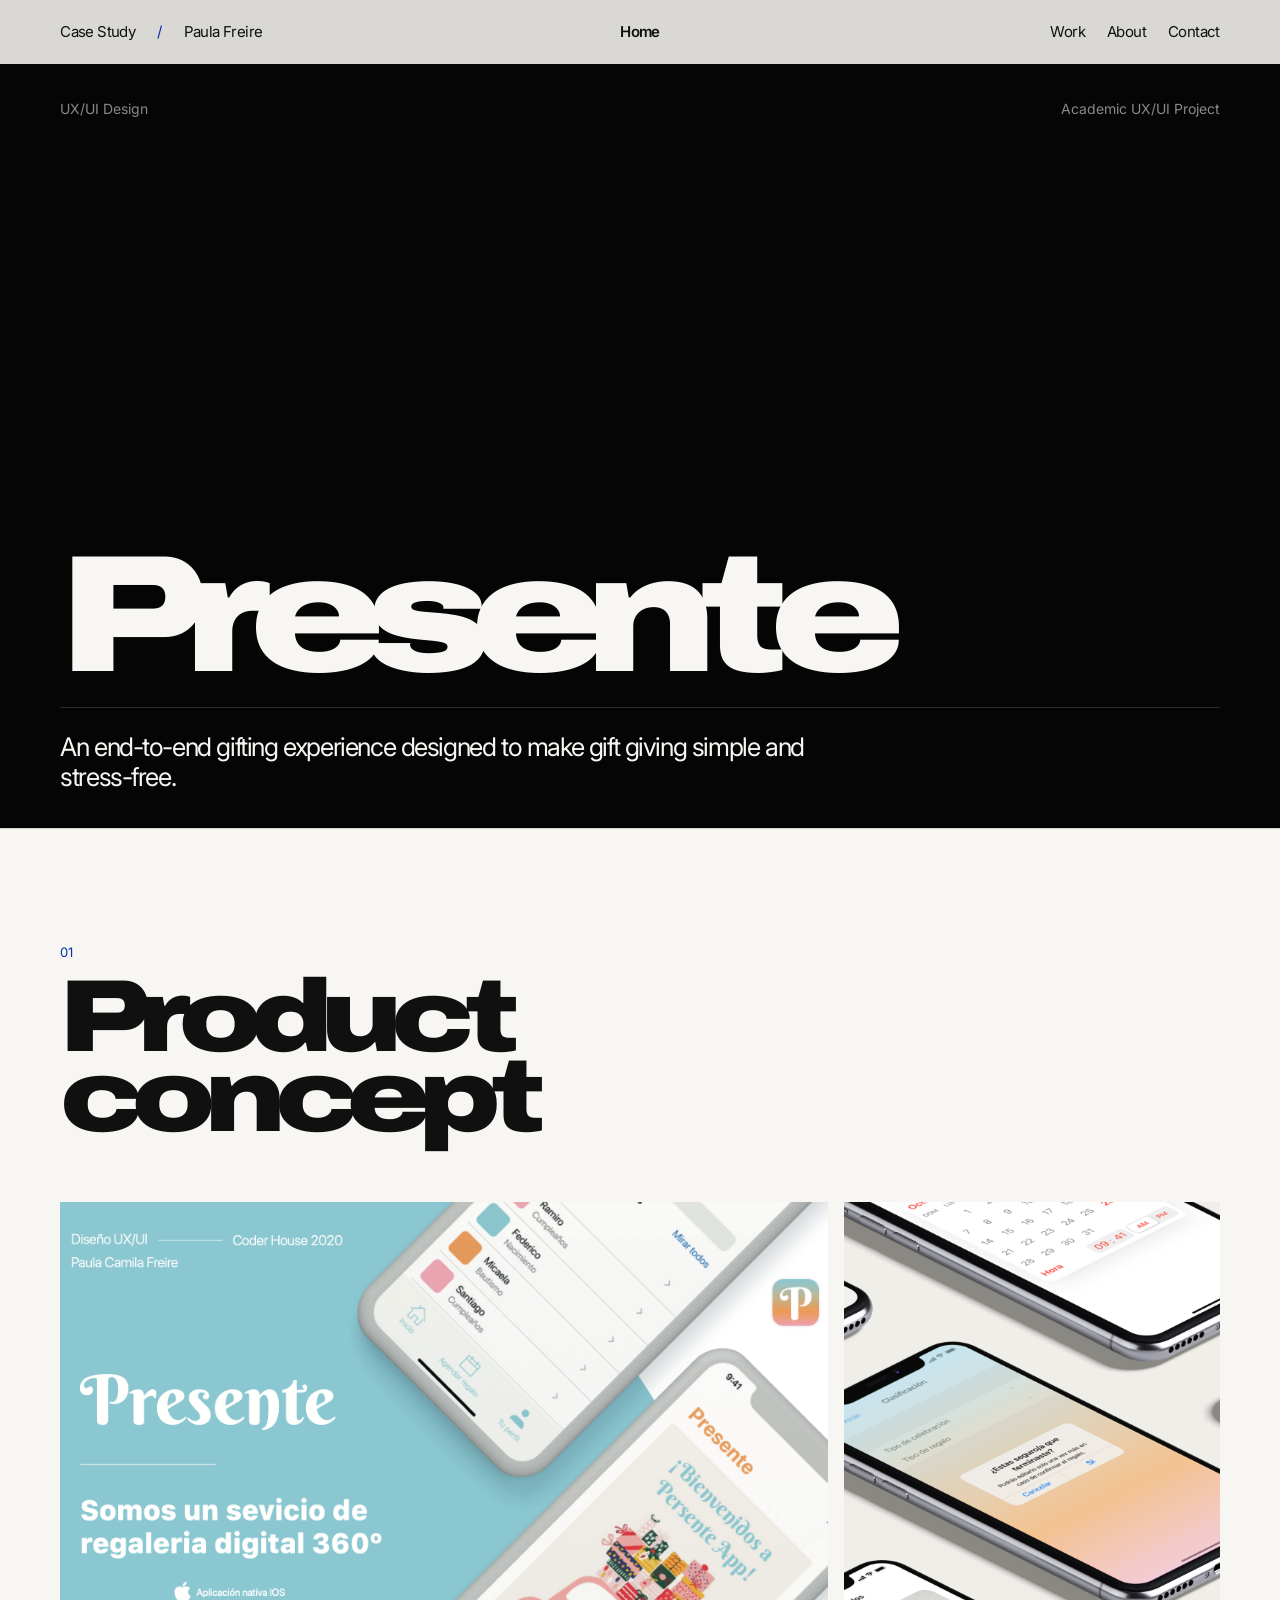
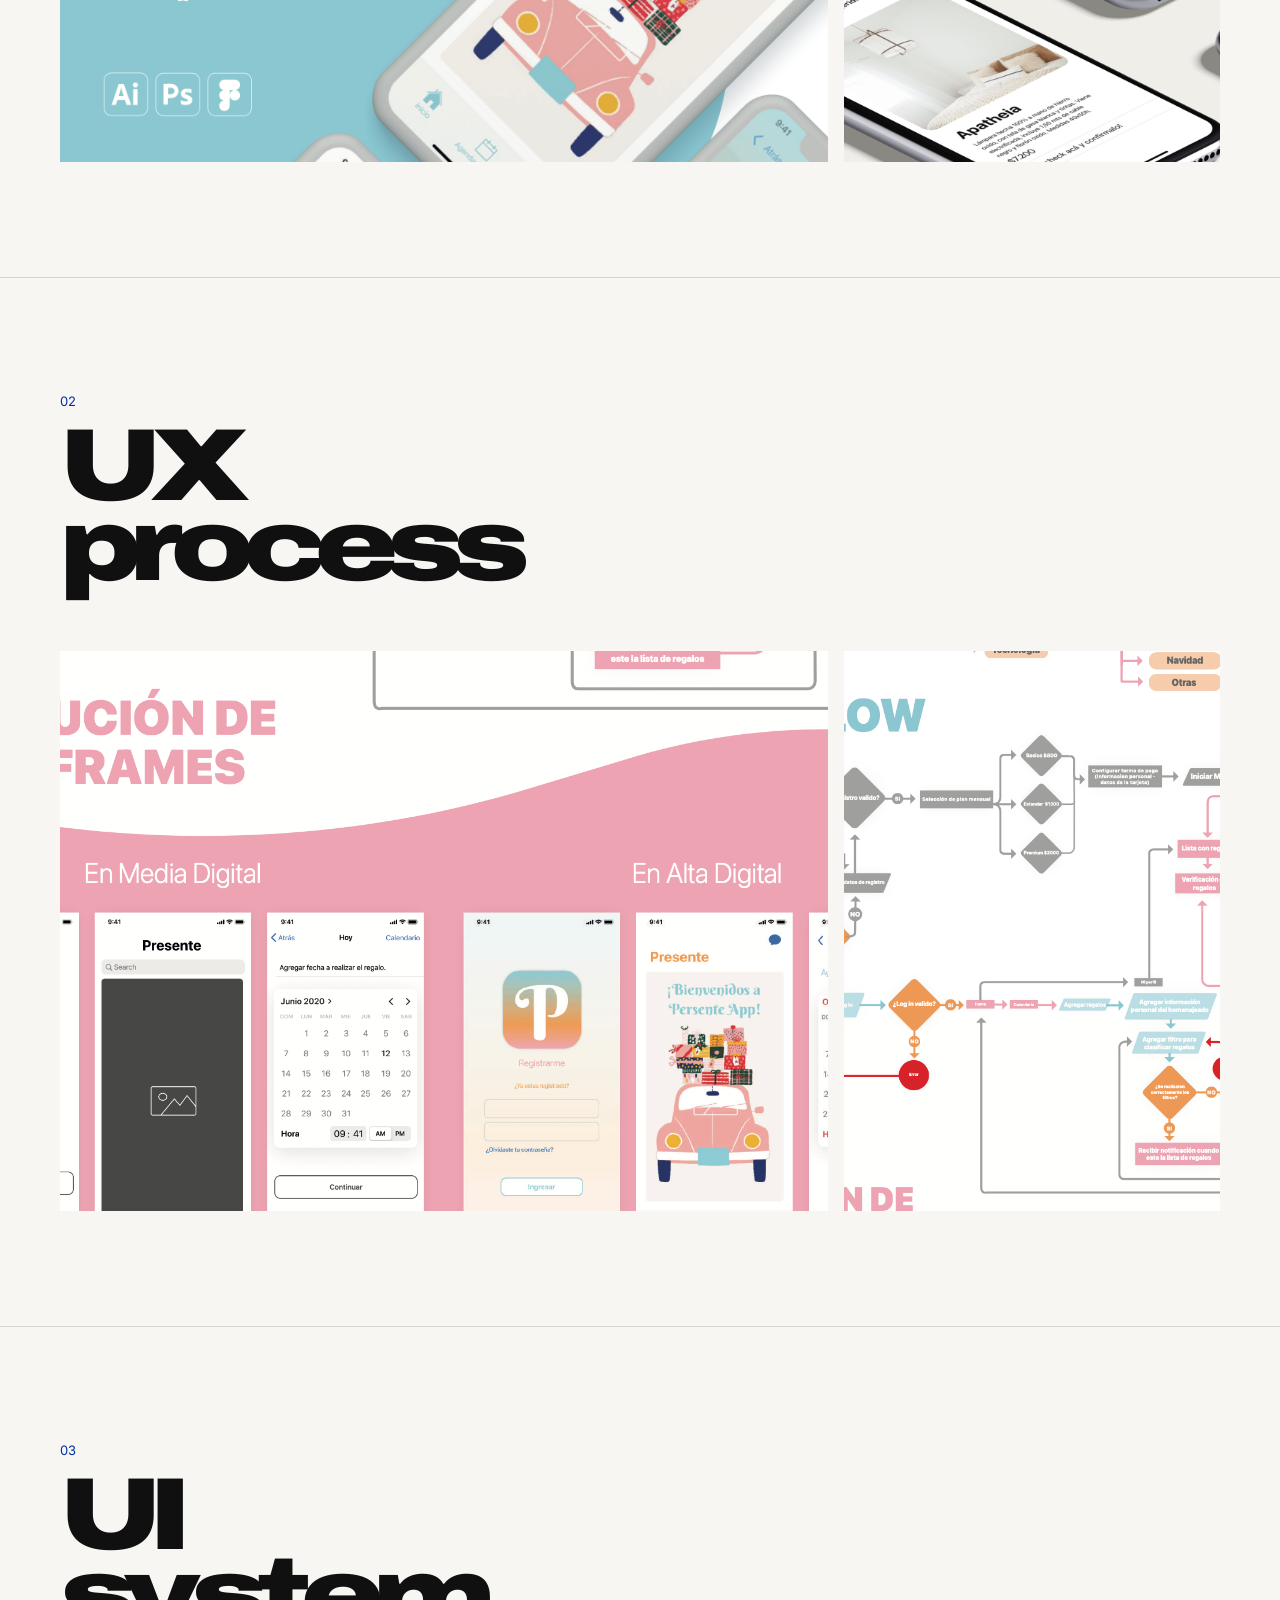
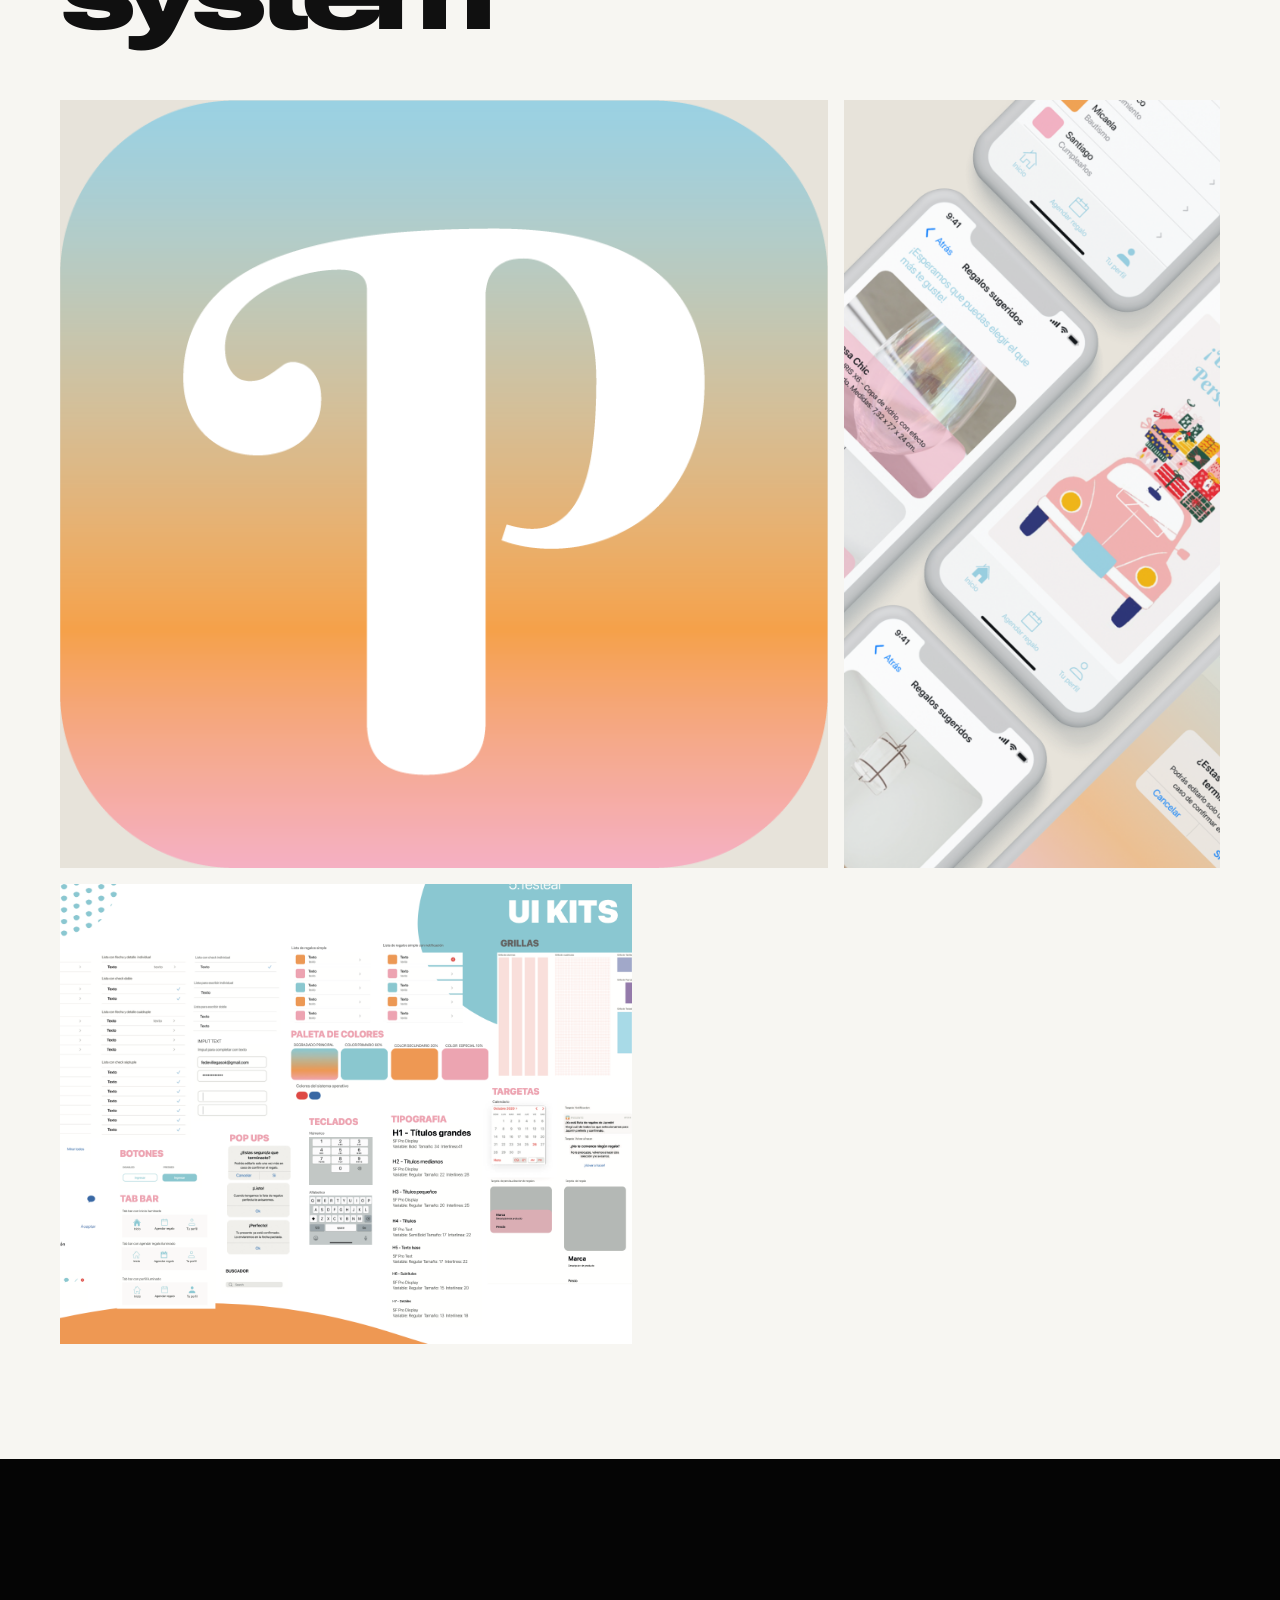
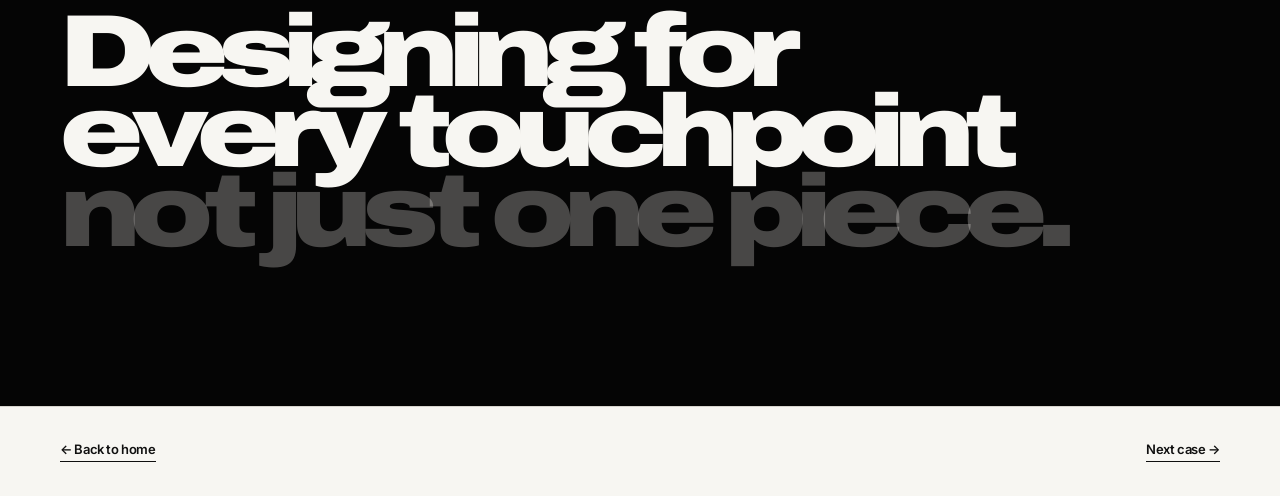
<file: presente.html>
<!doctype html><html lang="es"><head><meta charset="utf-8"><meta name="viewport" content="width=device-width,initial-scale=1"><title>Case Study — Paula Freire</title><link rel="stylesheet" href="style.css"><script src="data.js"></script></head><body class="case-page presente-page"><nav class="topbar"><div class="roles"><span>Case Study</span><span class="slash">/</span><span>Paula Freire</span></div><a class="brand-mini" href="index.html">Home</a><div class="links"><a href="index.html#work">Work</a><a href="index.html#about">About</a><a href="index.html#contact">Contact</a></div></nav><div id="app"></div><div class="lightbox" id="lightbox"><button>Close</button><img alt="Expanded project image"></div><script>
const data=DEFAULT_PORTFOLIO;
const project=data.projects.find(p=>p.id==='presente')||data.projects[0];
const r=document.documentElement;
Object.entries(data.theme).forEach(([k,v])=>{
  if(k==='fontDisplay') r.style.setProperty('--display', `'${v}', Arial Black, sans-serif`);
  else if(k==='fontBody') r.style.setProperty('--body', `'${v}', system-ui, sans-serif`);
  else r.style.setProperty('--'+k,v);
});
function esc(s=''){
  return String(s).replace(/[&<>]/g,m=>({'&':'&amp;','<':'&lt;','>':'&gt;'}[m]));
}
function sectionLayout(s,idx){
  if(s.layout) return s.layout;
  if(project.id==='desafiate-desafianos' && idx===0) return 'vertical';
  if(project.id==='desafiate-desafianos' && idx===1) return 'horizontal';
  return 'default';
}
function tile(src,i,layout='default'){
  if(!src) return `<figure class="tile empty">Add image from admin</figure>`;
  let cls;
  if(layout==='vertical') cls='vertical';
  else if(layout==='horizontal') cls='horizontal';
  else if(layout==='full-video') cls='full-video';
  else cls=i%5===0?'large':i%5===1?'tall':i%5===2?'half':'third';

  if(/\.mp4($|\?)/i.test(src)){
    return `<figure class="tile ${cls}"><video src="${esc(src)}" muted loop autoplay playsinline controls></video></figure>`;
  }
  return `<figure class="tile ${cls}"><img data-lightbox src="${esc(src)}" alt="${esc(project.title)} asset"></figure>`;
}
document.title=`${project.title} — Paula Freire`;
document.getElementById('app').innerHTML=`<header class="case-hero"><div class="case-top"><span>${esc(project.category)}</span><span>${esc(project.client)}</span></div><h1 class="case-title">${esc(project.title).replace('DesafiaTE DesafiaNOS','DesafiaTE<br>DesafiaNOS').replace(' — ','<br>')}</h1><div class="case-bottom"><p>${esc(project.headline)}</p></div></header><main>${project.sections.map((s,idx)=>{const layout=sectionLayout(s,idx);return `<section class="universe layout-${layout} ${idx%2?'dark-section':''}"><div class="universe-head"><div><p class="eyebrow">${String(idx+1).padStart(2,'0')}</p><h2 class="case-heading">${esc(s.title)}</h2></div></div><div class="image-grid">${(s.images&&s.images.length?s.images:['']).map((src,i)=>tile(src,i,layout)).join('')}</div></section>`}).join('')}</main><section class="statement-block"><p>Designing for<br>every touchpoint<span>not just one piece.</span></p></section><section class="next"><a class="case-link" href="index.html">← Back to home</a><a class="case-link" href="${data.projects[(data.projects.findIndex(p=>p.id===project.id)+1)%data.projects.length].id}.html">Next case →</a></section>`;
const lb=document.getElementById('lightbox'),lbImg=lb.querySelector('img');
document.querySelectorAll('[data-lightbox]').forEach(img=>img.addEventListener('click',()=>{lbImg.src=img.src;lb.classList.add('open')}));
lb.addEventListener('click',e=>{if(e.target===lb||e.target.tagName==='BUTTON')lb.classList.remove('open')});
</script></body></html>
</file>
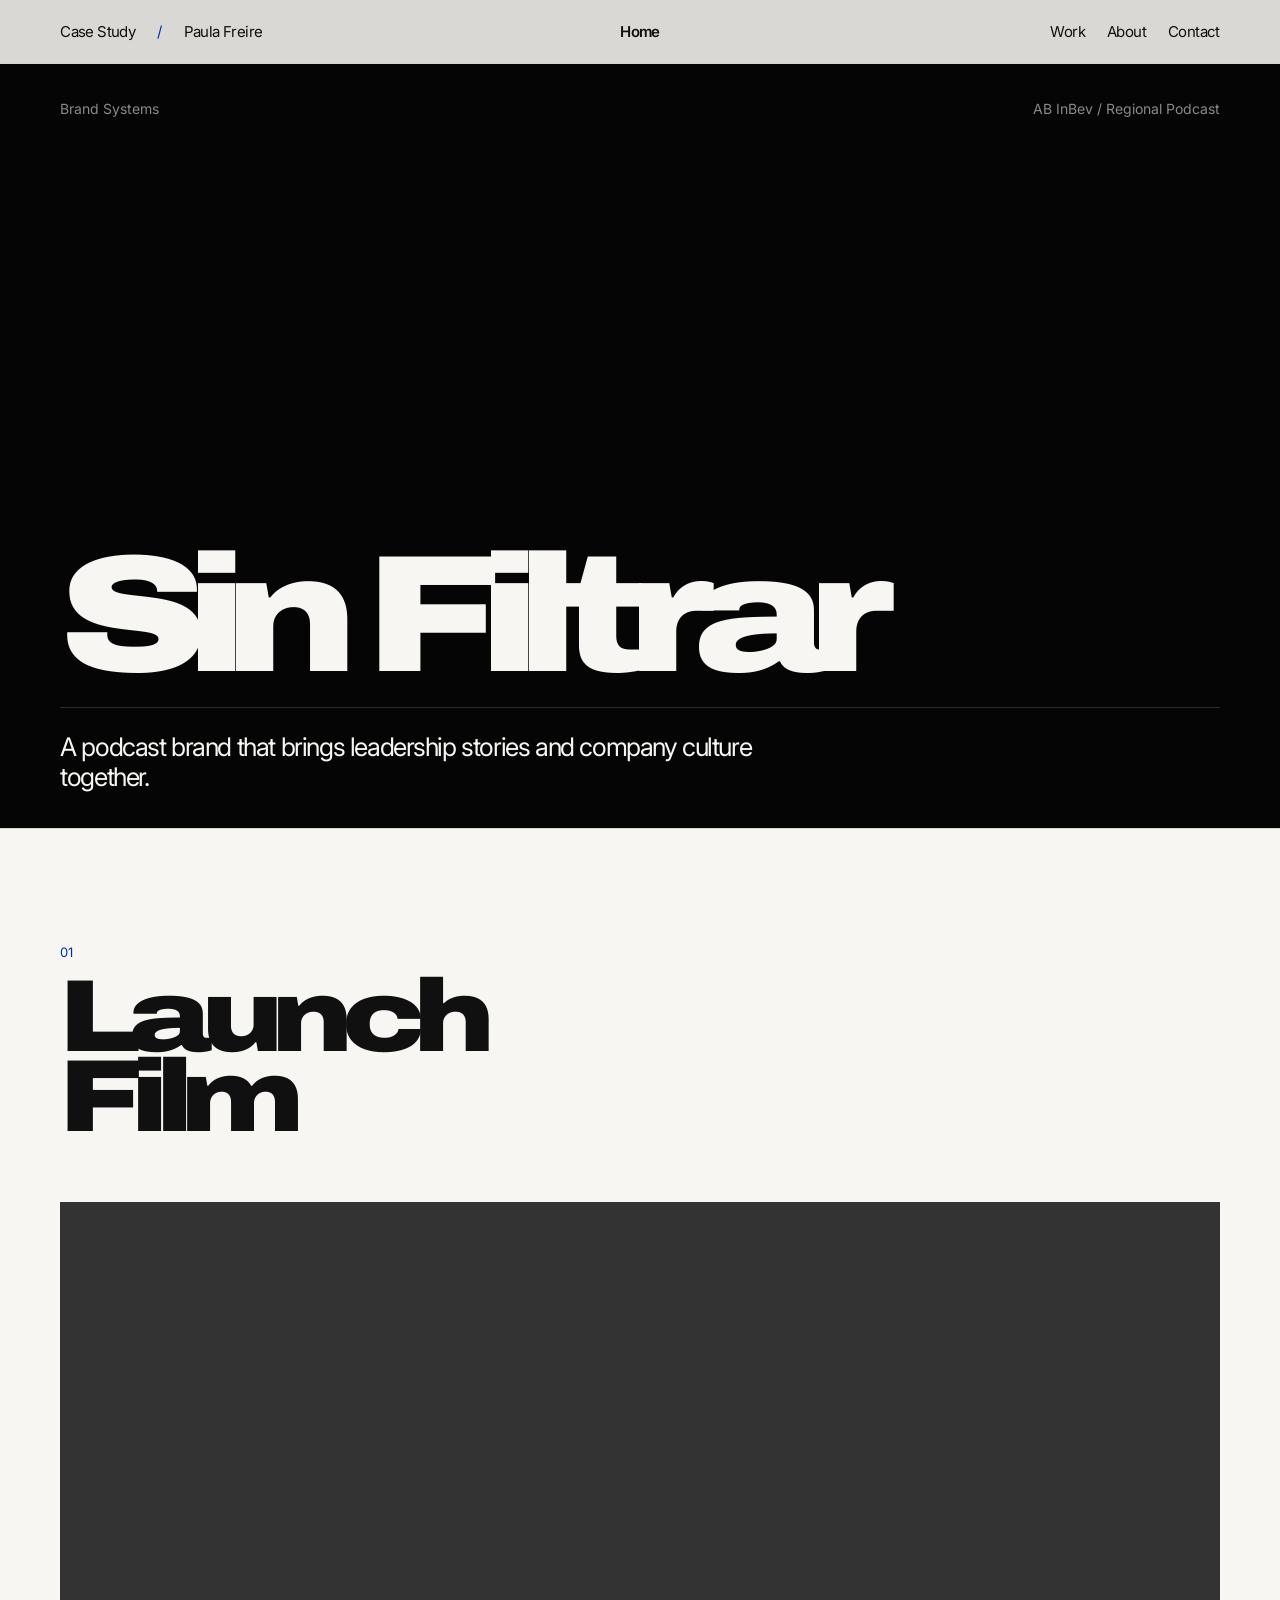
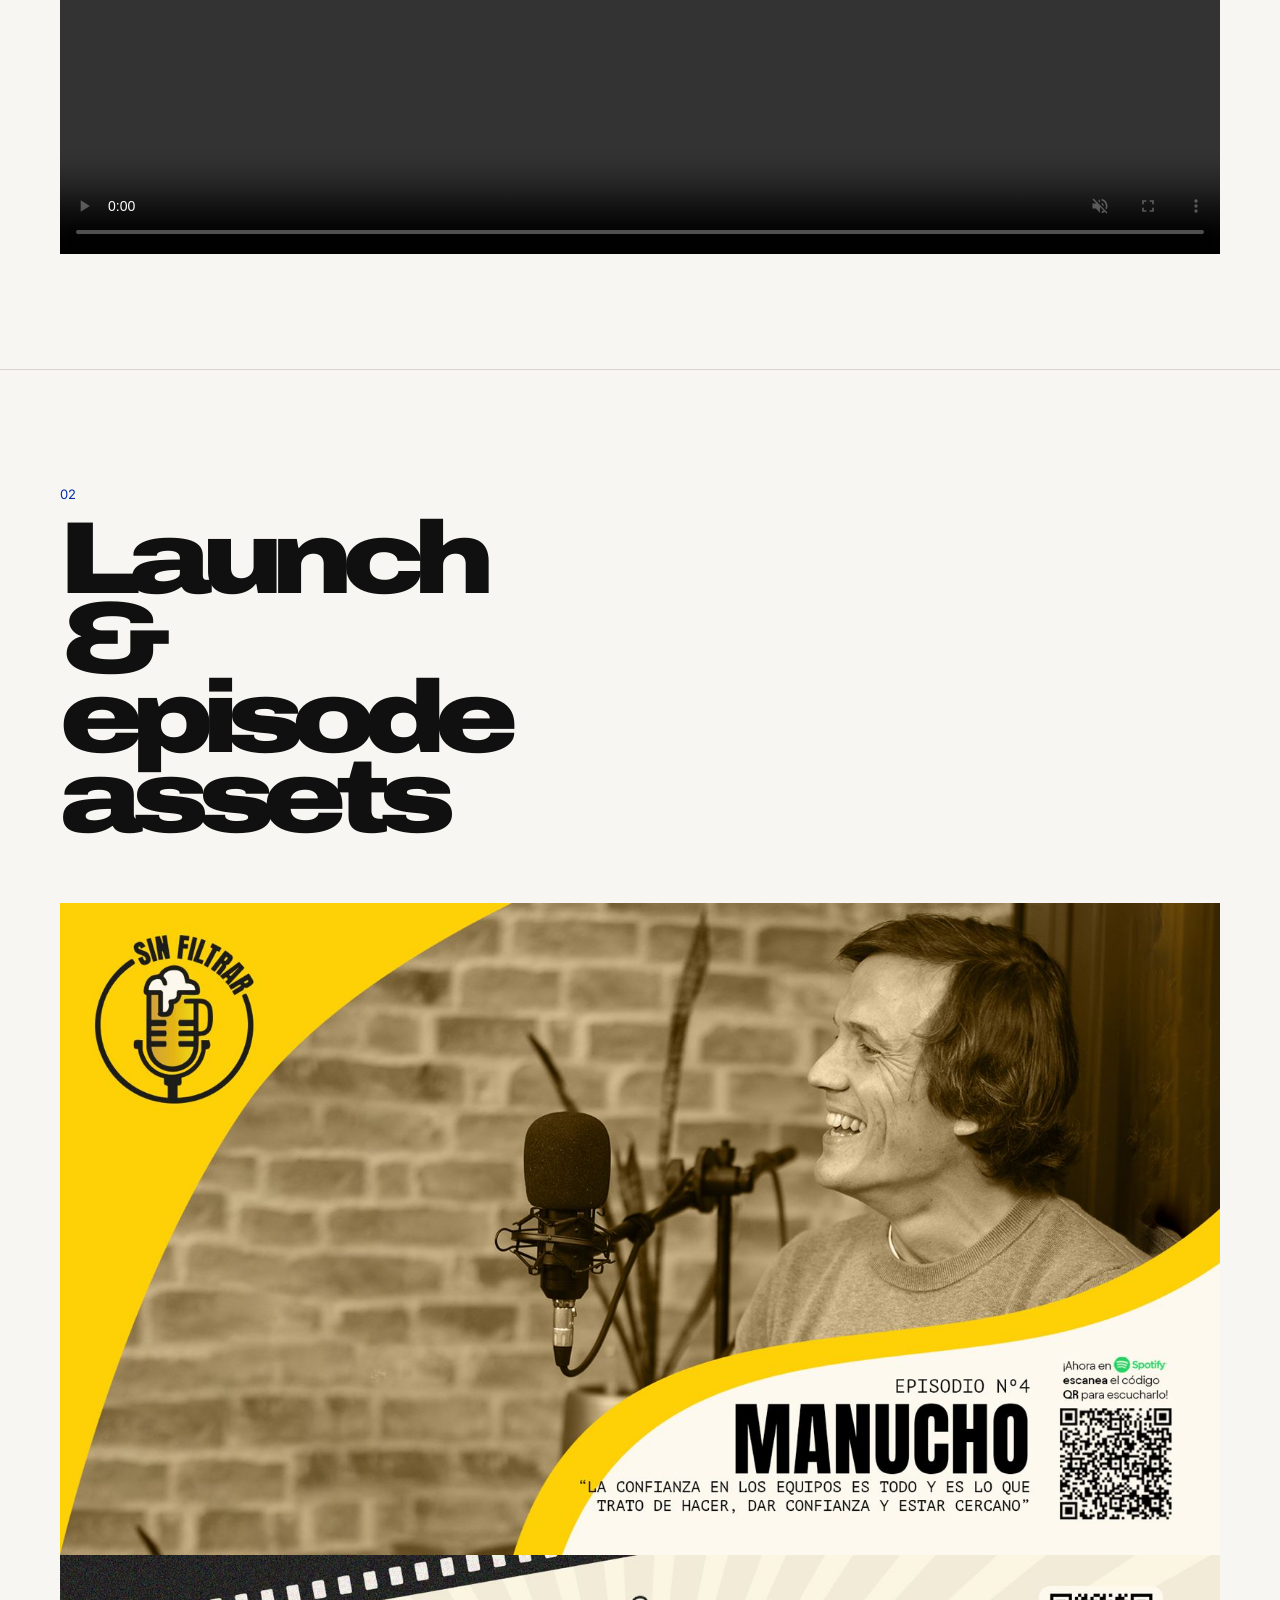
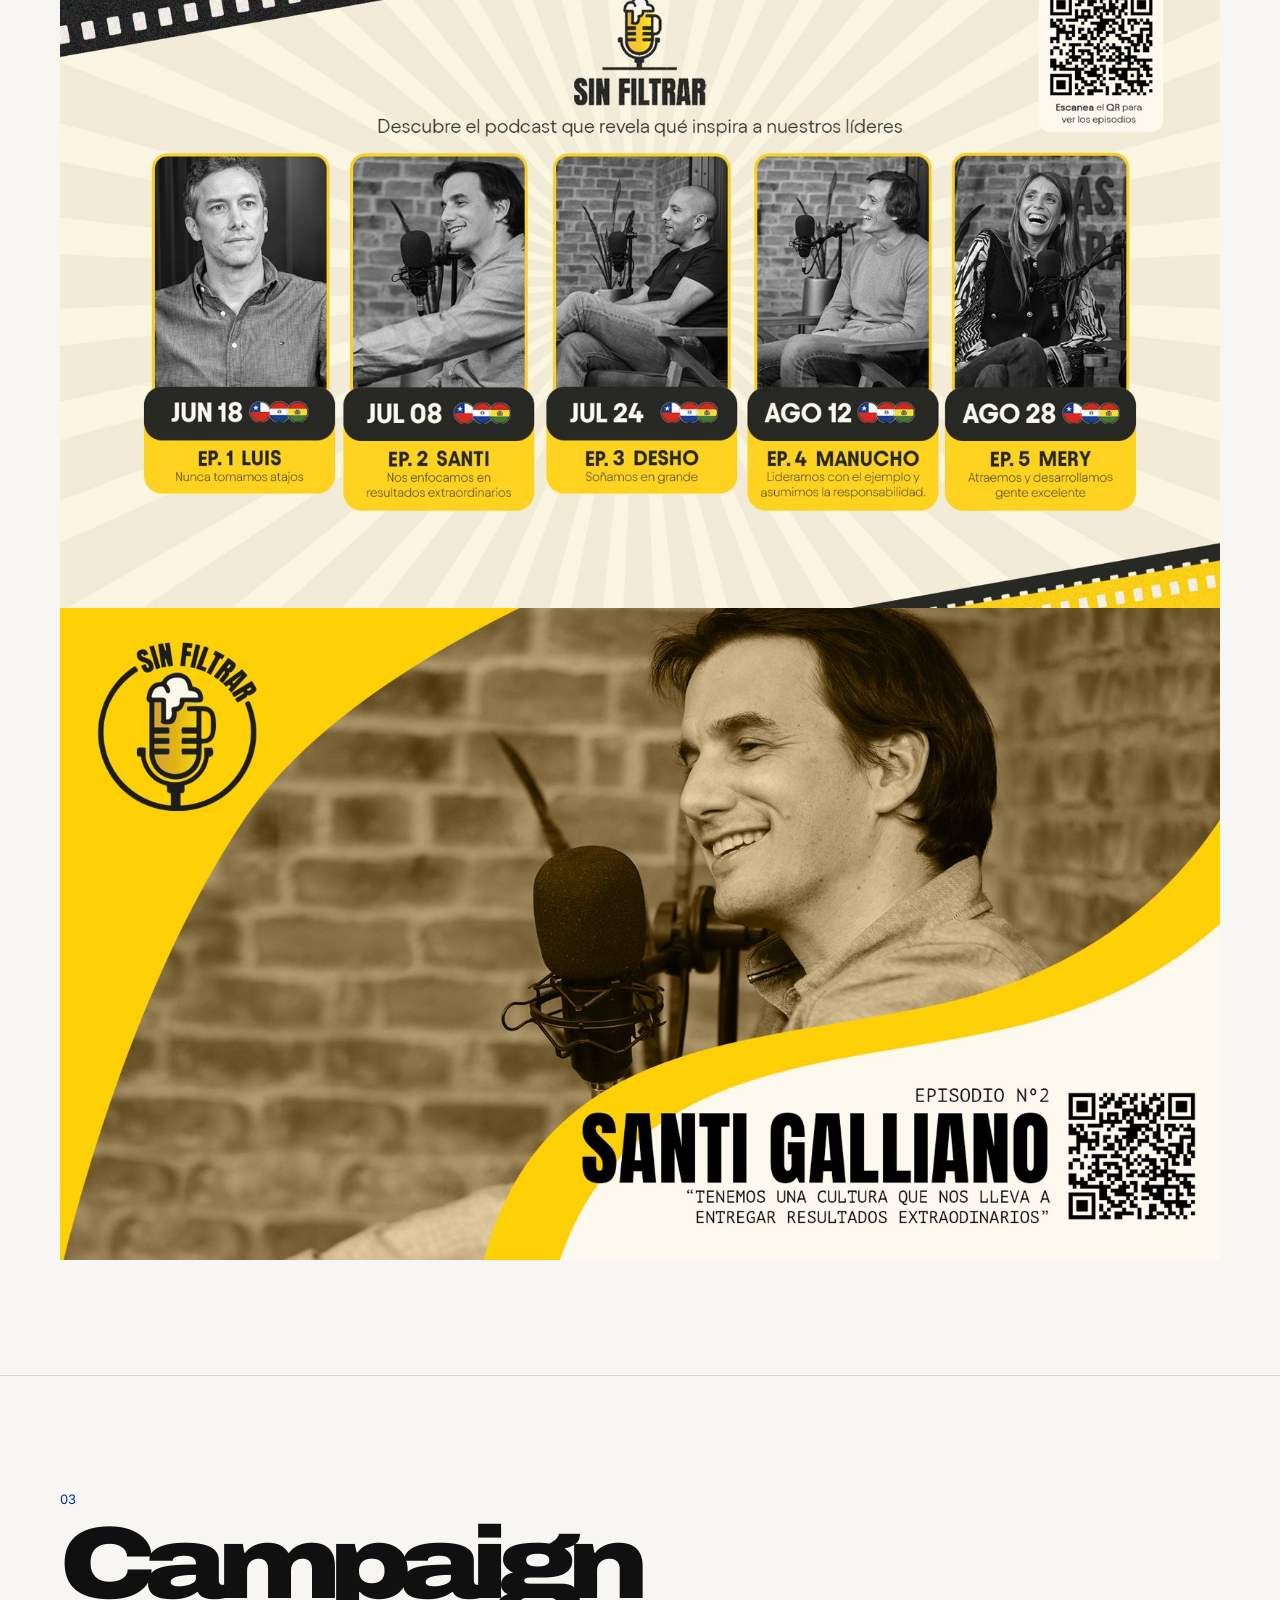
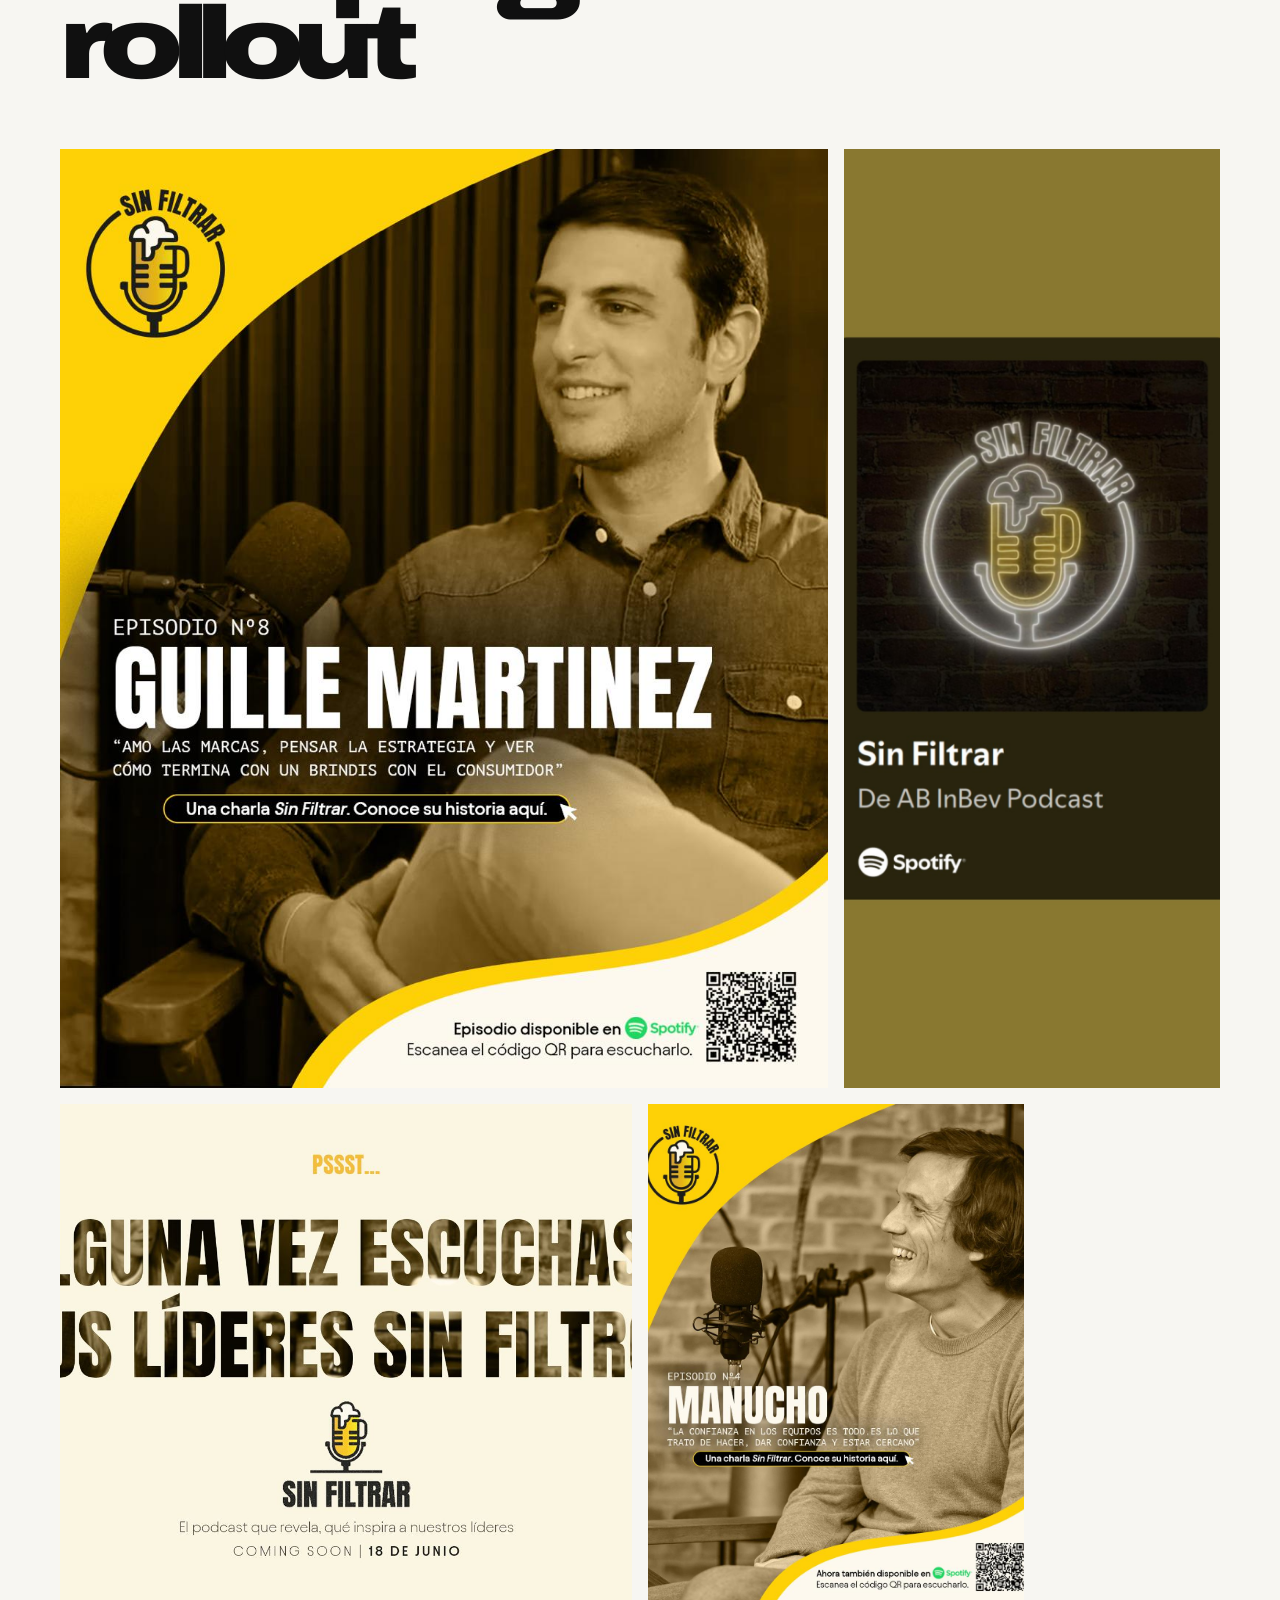
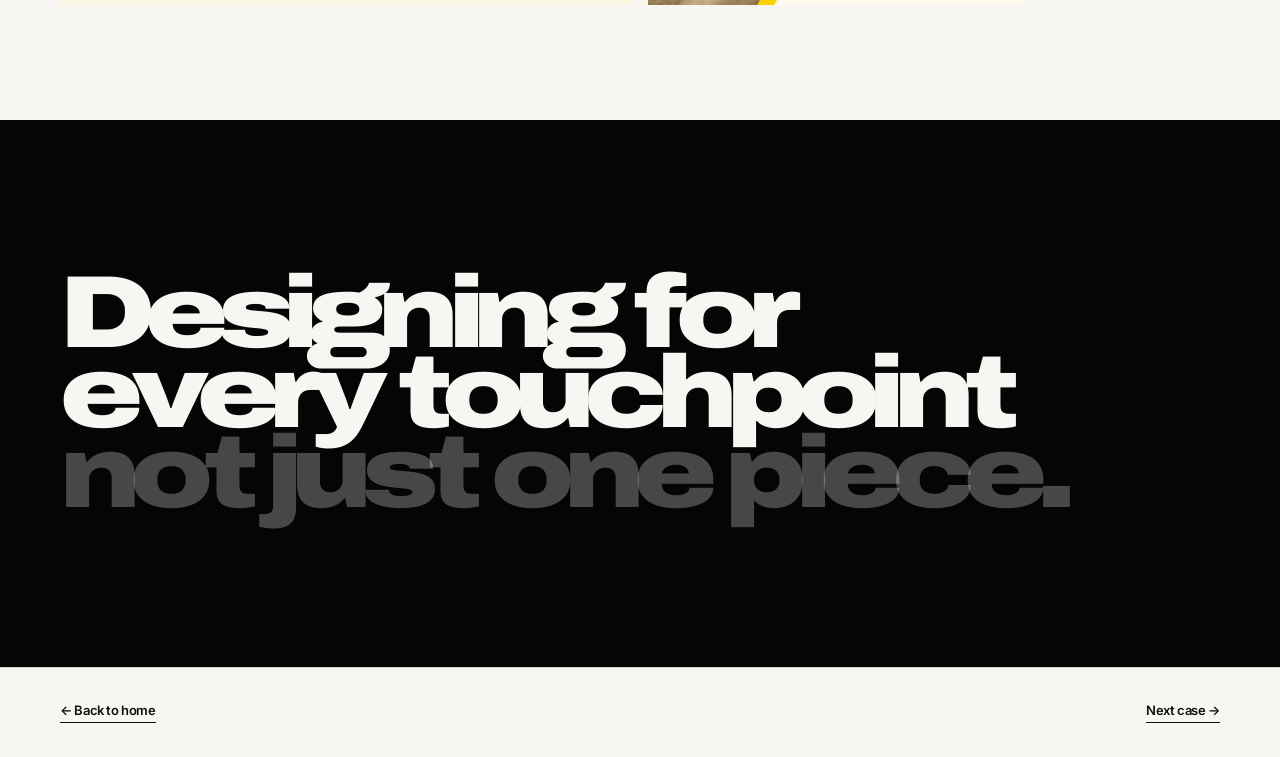
<file: sin-filtrar.html>
<!doctype html><html lang="es"><head><meta charset="utf-8"><meta name="viewport" content="width=device-width,initial-scale=1"><title>Case Study — Paula Freire</title><link rel="stylesheet" href="style.css"><script src="data.js"></script></head><body class="case-page sin-filtrar-page"><nav class="topbar"><div class="roles"><span>Case Study</span><span class="slash">/</span><span>Paula Freire</span></div><a class="brand-mini" href="index.html">Home</a><div class="links"><a href="index.html#work">Work</a><a href="index.html#about">About</a><a href="index.html#contact">Contact</a></div></nav><div id="app"></div><div class="lightbox" id="lightbox"><button>Close</button><img alt="Expanded project image"></div><script>
const data=DEFAULT_PORTFOLIO;
const project=data.projects.find(p=>p.id==='sin-filtrar')||data.projects[0];
const r=document.documentElement;
Object.entries(data.theme).forEach(([k,v])=>{
  if(k==='fontDisplay') r.style.setProperty('--display', `'${v}', Arial Black, sans-serif`);
  else if(k==='fontBody') r.style.setProperty('--body', `'${v}', system-ui, sans-serif`);
  else r.style.setProperty('--'+k,v);
});
function esc(s=''){
  return String(s).replace(/[&<>]/g,m=>({'&':'&amp;','<':'&lt;','>':'&gt;'}[m]));
}
function sectionLayout(s,idx){
  if(s.layout) return s.layout;
  if(project.id==='desafiate-desafianos' && idx===0) return 'vertical';
  if(project.id==='desafiate-desafianos' && idx===1) return 'horizontal';
  return 'default';
}
function tile(src,i,layout='default'){
  if(!src) return `<figure class="tile empty">Add image from admin</figure>`;
  let cls;
  if(layout==='vertical') cls='vertical';
  else if(layout==='horizontal') cls='horizontal';
  else if(layout==='full-video') cls='full-video';
  else cls=i%5===0?'large':i%5===1?'tall':i%5===2?'half':'third';

  if(/\.mp4($|\?)/i.test(src)){
    return `<figure class="tile ${cls}"><video src="${esc(src)}" muted loop autoplay playsinline controls></video></figure>`;
  }
  return `<figure class="tile ${cls}"><img data-lightbox src="${esc(src)}" alt="${esc(project.title)} asset"></figure>`;
}
document.title=`${project.title} — Paula Freire`;
document.getElementById('app').innerHTML=`<header class="case-hero"><div class="case-top"><span>${esc(project.category)}</span><span>${esc(project.client)}</span></div><h1 class="case-title">${esc(project.title).replace('DesafiaTE DesafiaNOS','DesafiaTE<br>DesafiaNOS').replace(' — ','<br>')}</h1><div class="case-bottom"><p>${esc(project.headline)}</p></div></header><main>${project.sections.map((s,idx)=>{const layout=sectionLayout(s,idx);return `<section class="universe layout-${layout} ${idx%2?'dark-section':''}"><div class="universe-head"><div><p class="eyebrow">${String(idx+1).padStart(2,'0')}</p><h2 class="case-heading">${esc(s.title)}</h2></div></div><div class="image-grid">${(s.images&&s.images.length?s.images:['']).map((src,i)=>tile(src,i,layout)).join('')}</div></section>`}).join('')}</main><section class="statement-block"><p>Designing for<br>every touchpoint<span>not just one piece.</span></p></section><section class="next"><a class="case-link" href="index.html">← Back to home</a><a class="case-link" href="${data.projects[(data.projects.findIndex(p=>p.id===project.id)+1)%data.projects.length].id}.html">Next case →</a></section>`;
const lb=document.getElementById('lightbox'),lbImg=lb.querySelector('img');
document.querySelectorAll('[data-lightbox]').forEach(img=>img.addEventListener('click',()=>{lbImg.src=img.src;lb.classList.add('open')}));
lb.addEventListener('click',e=>{if(e.target===lb||e.target.tagName==='BUTTON')lb.classList.remove('open')});
</script></body></html>
</file>
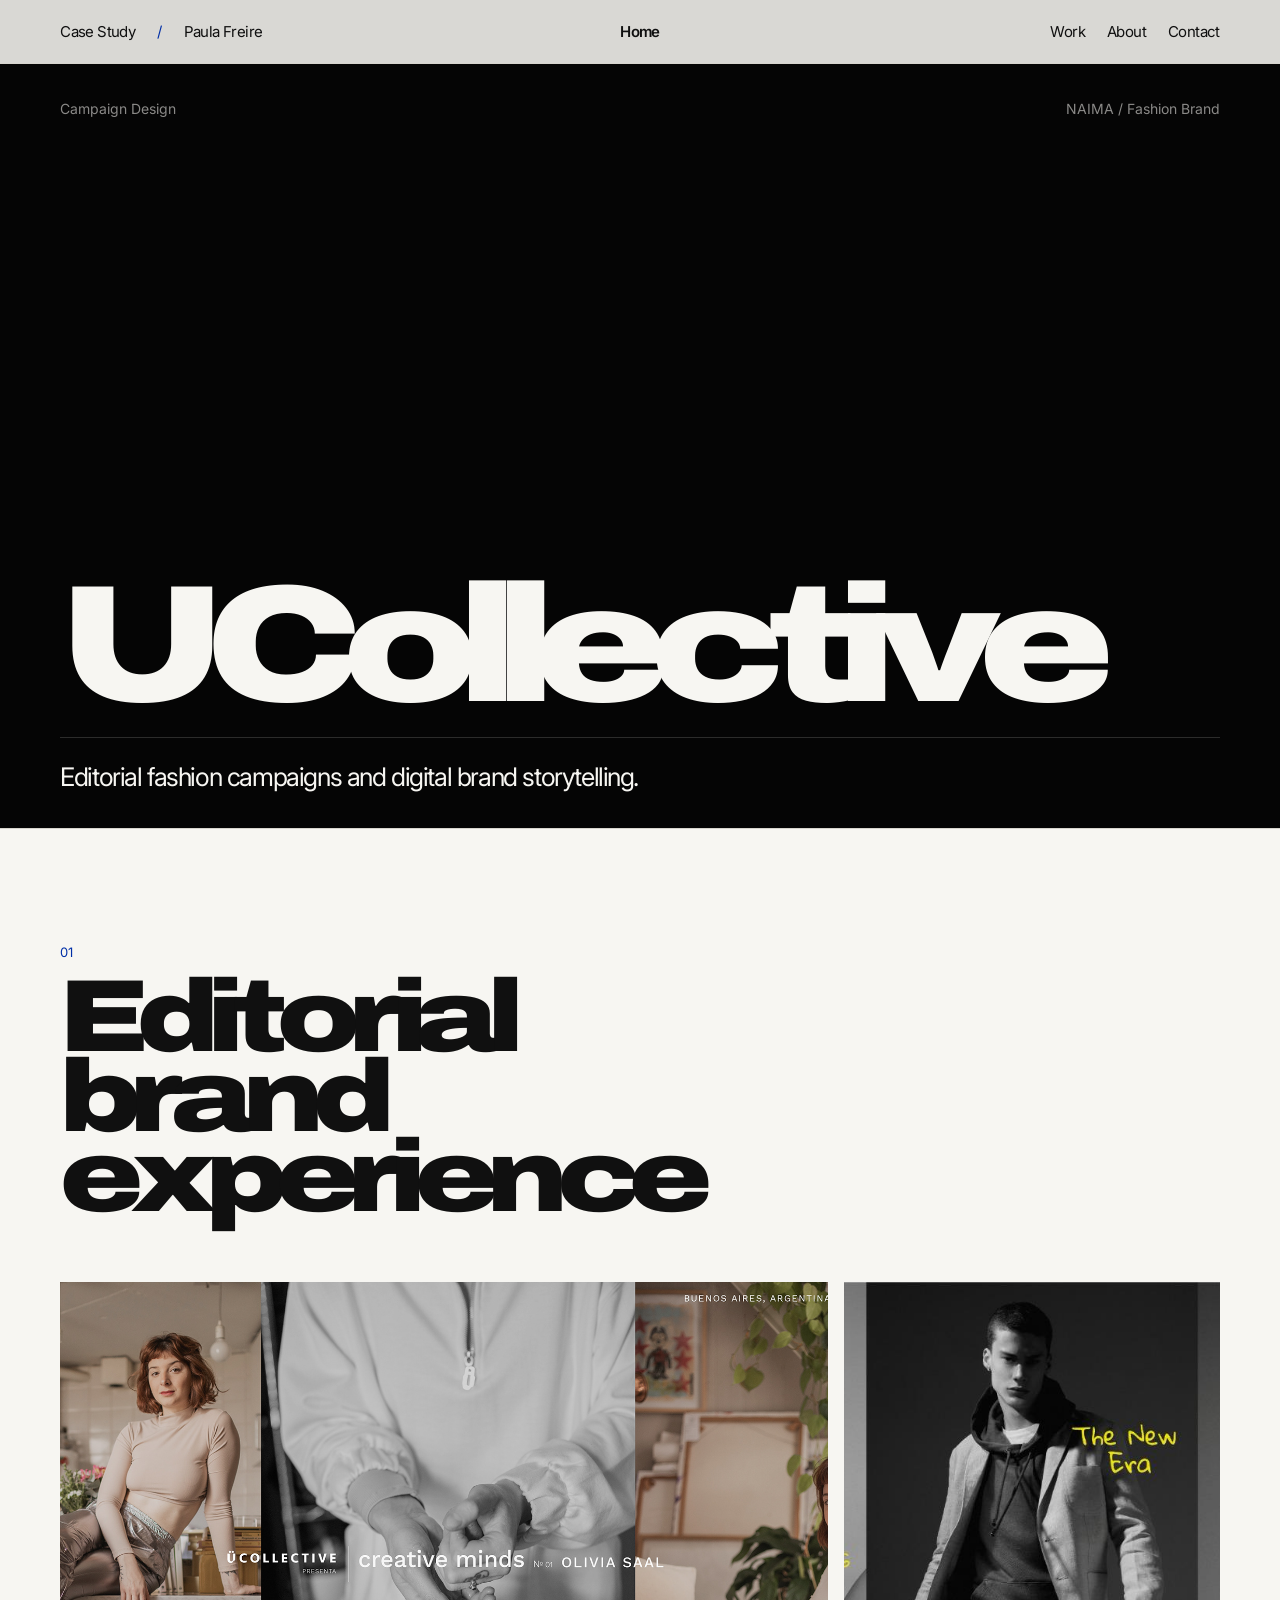
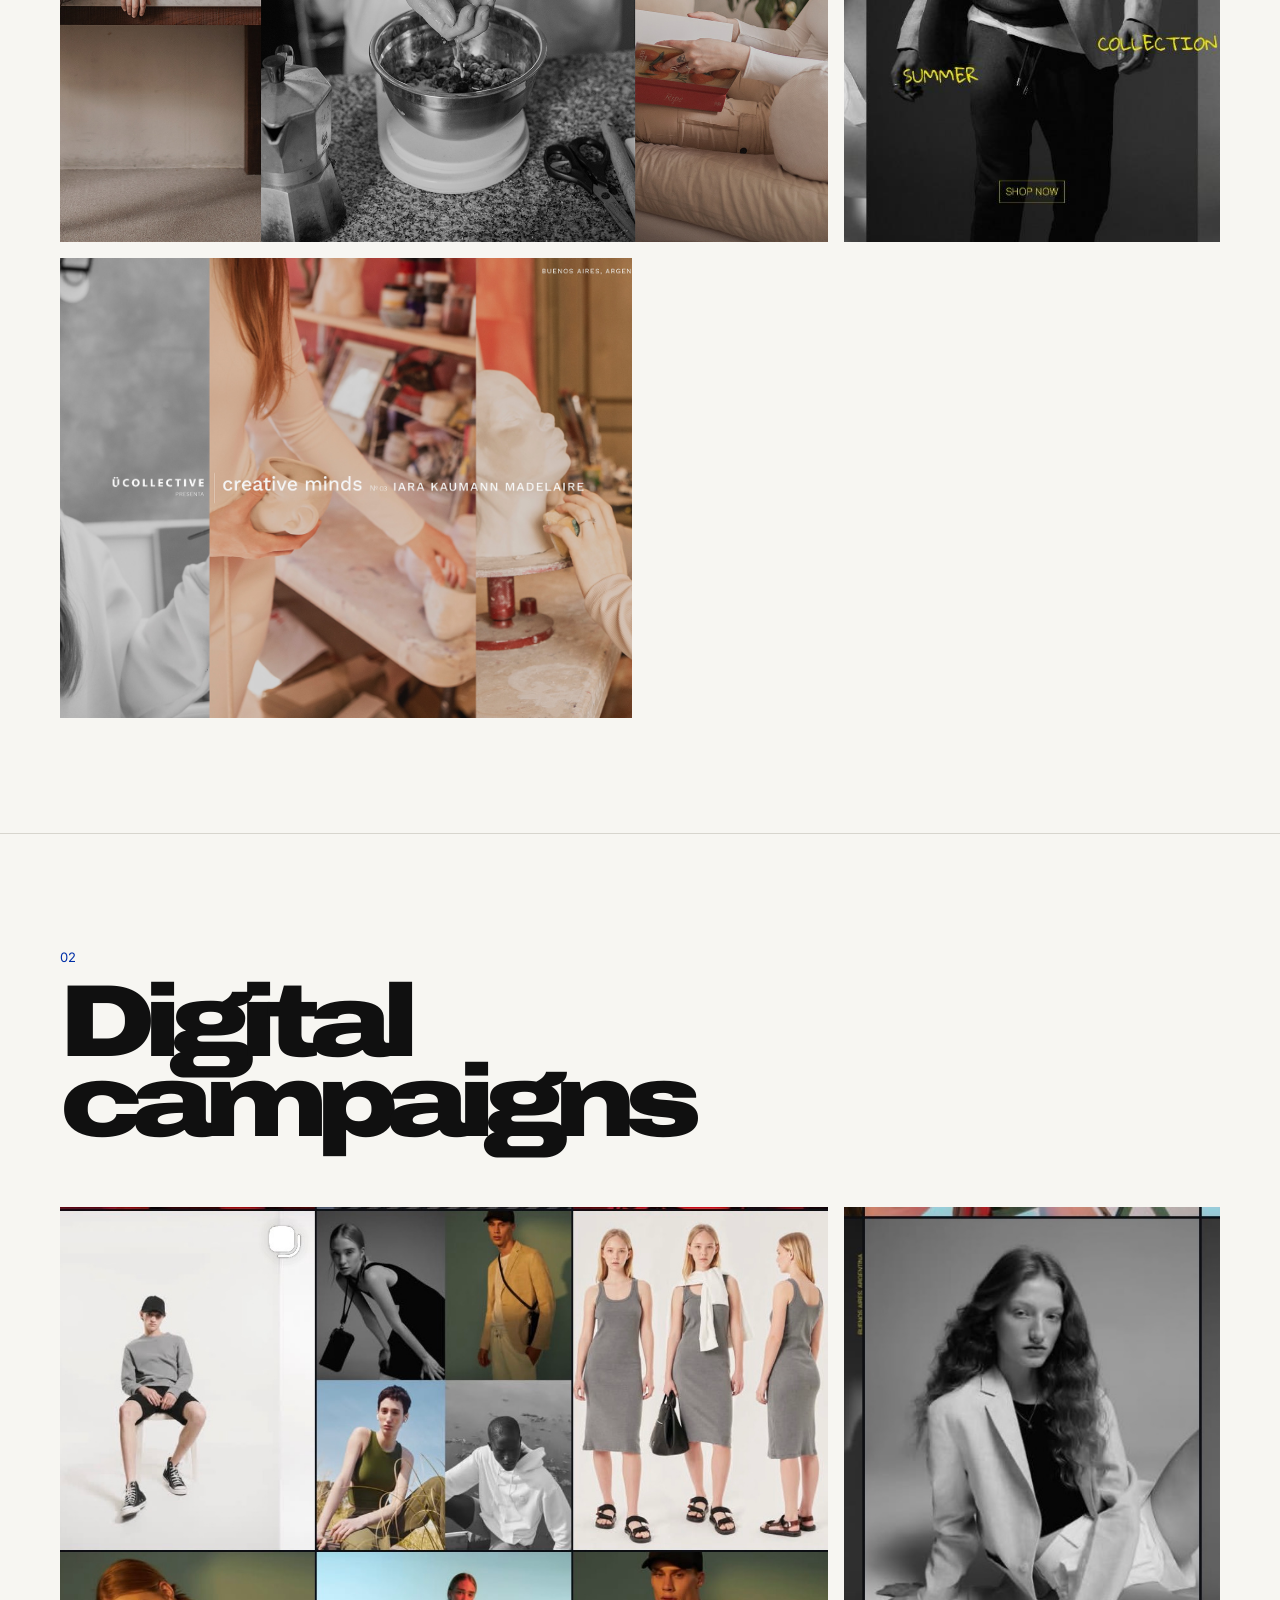
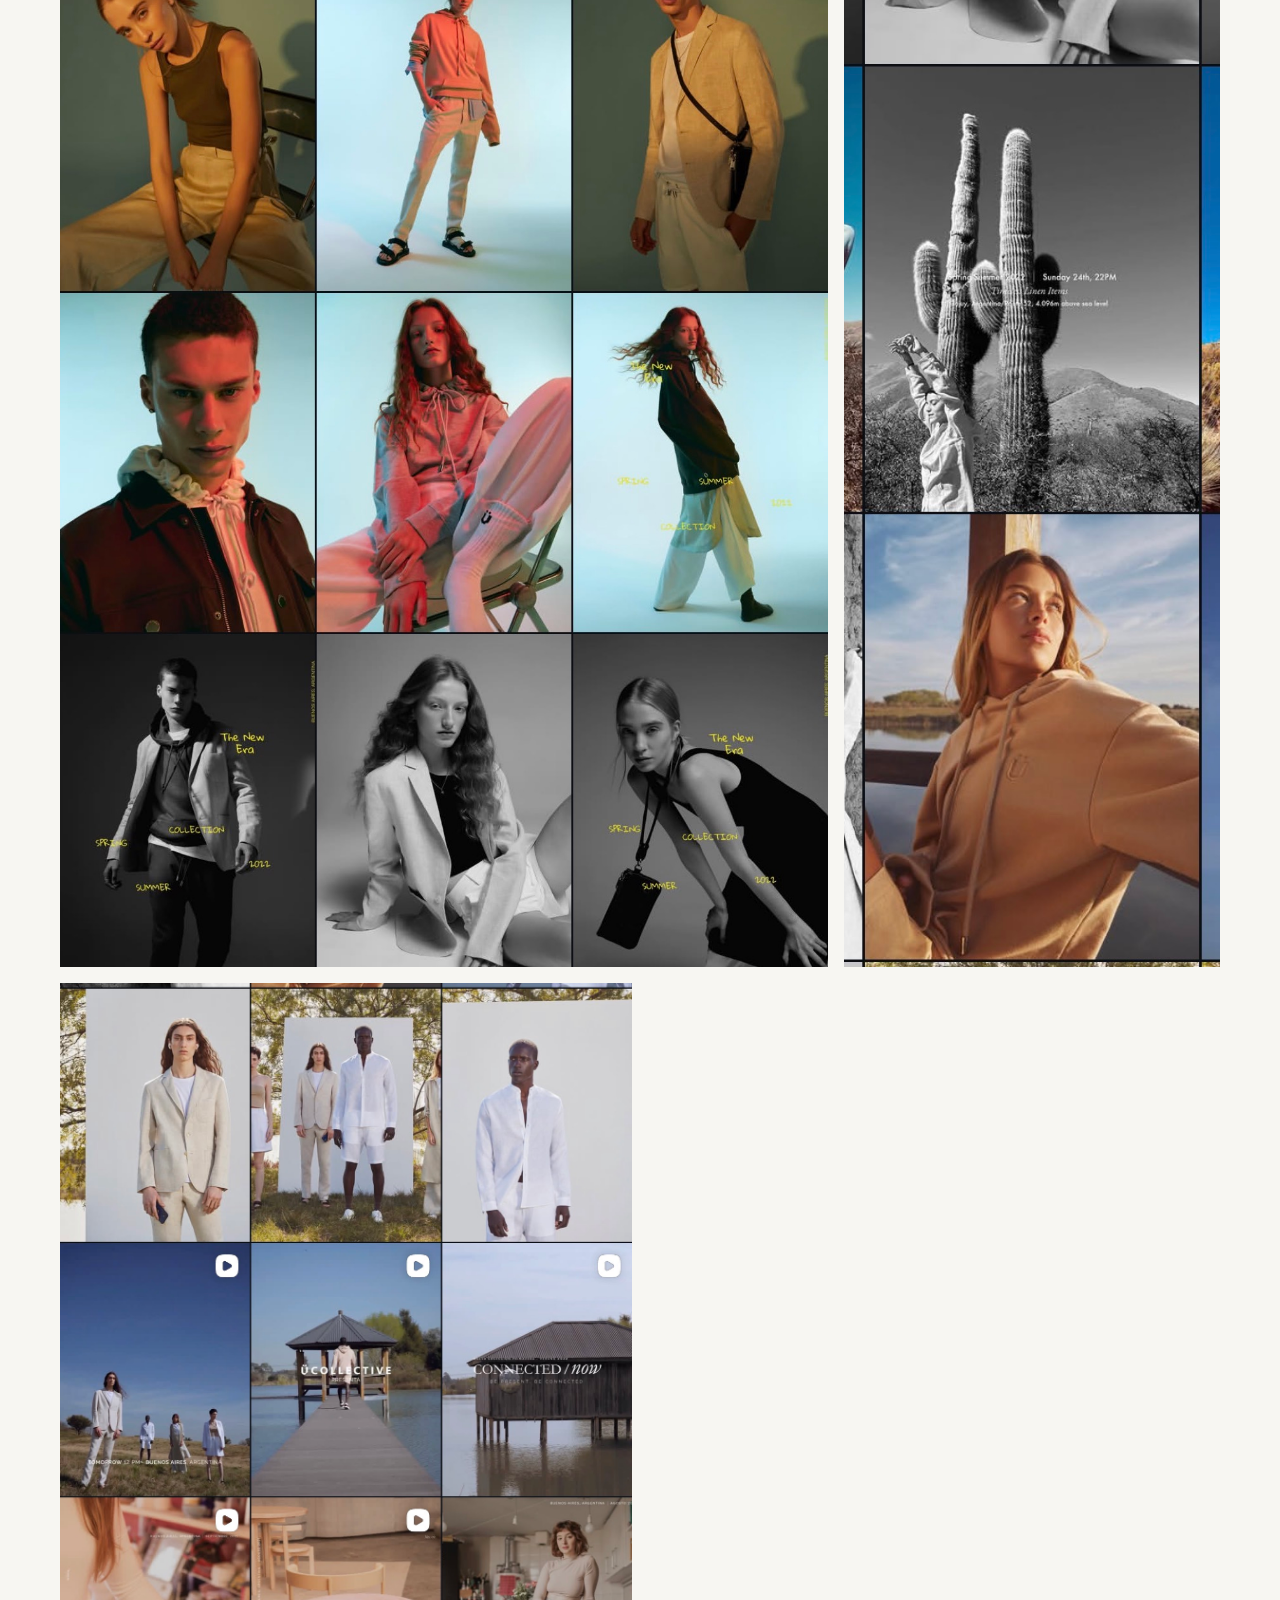
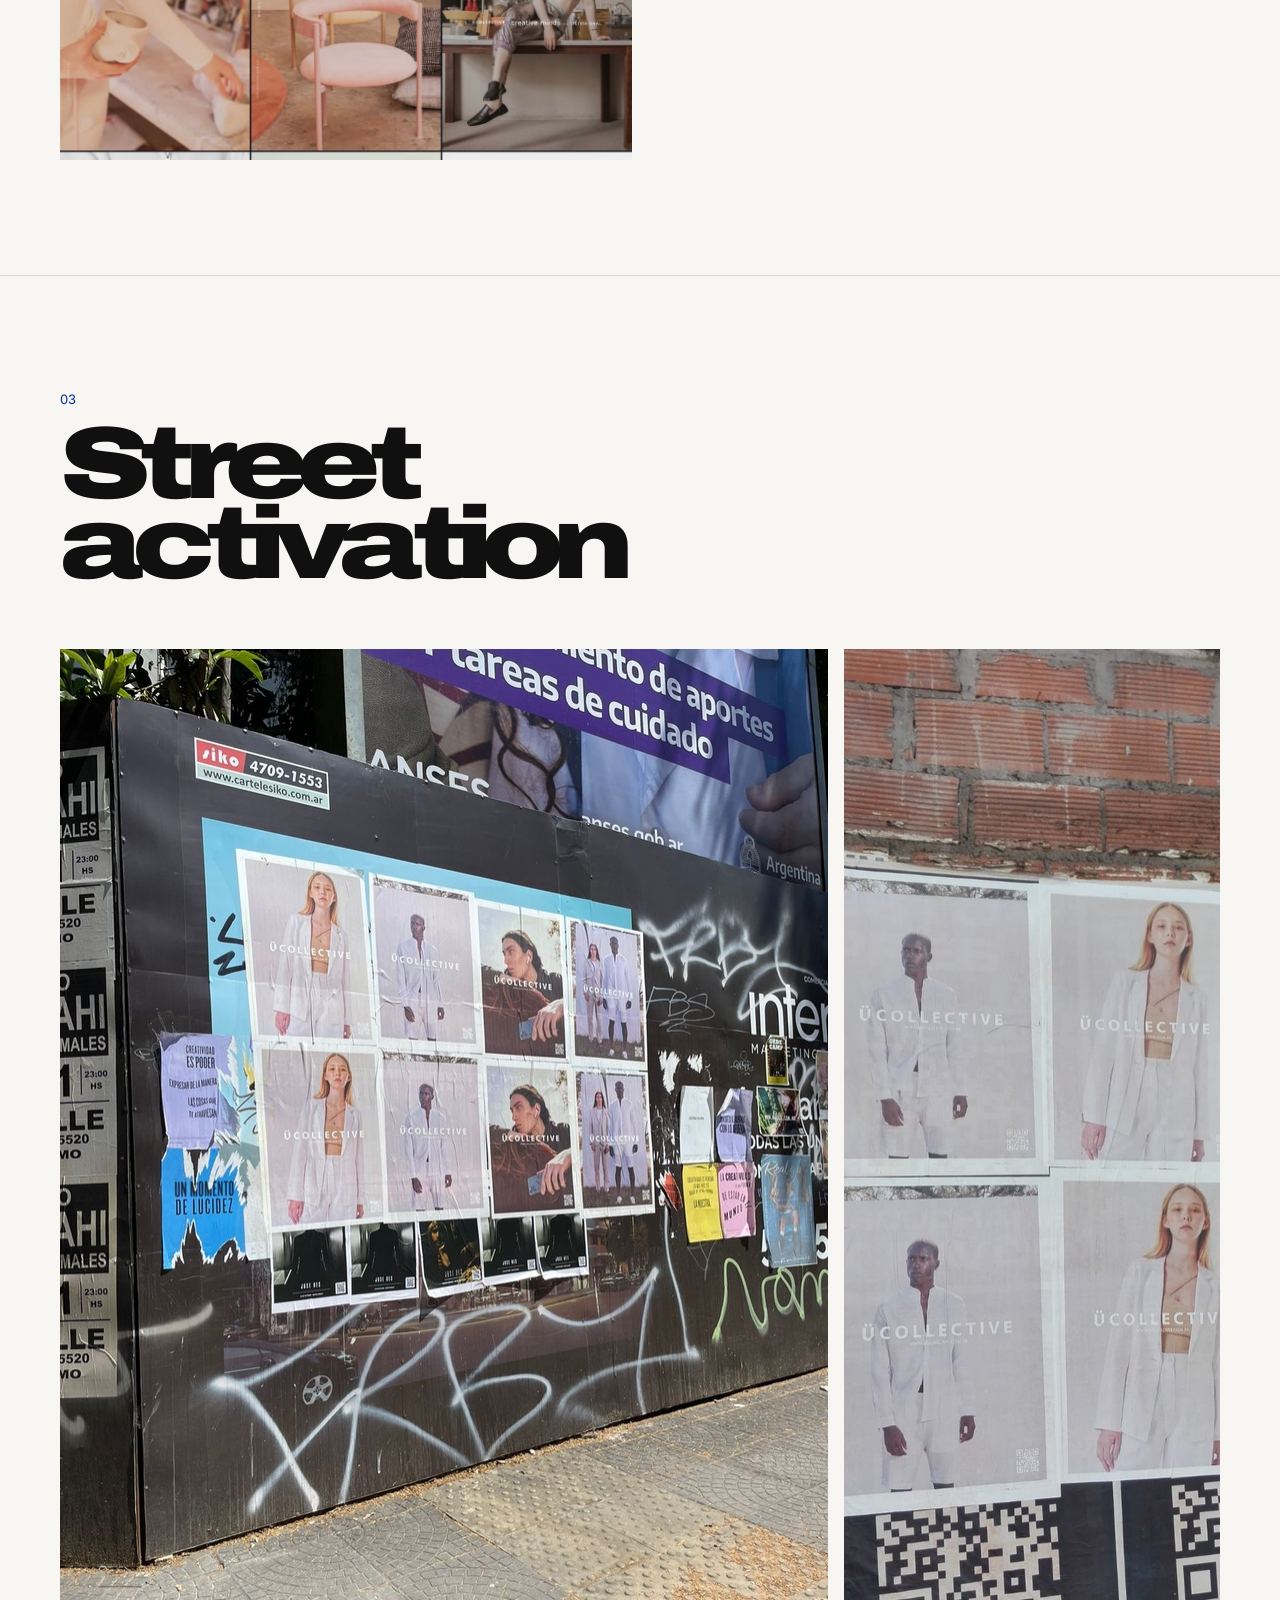
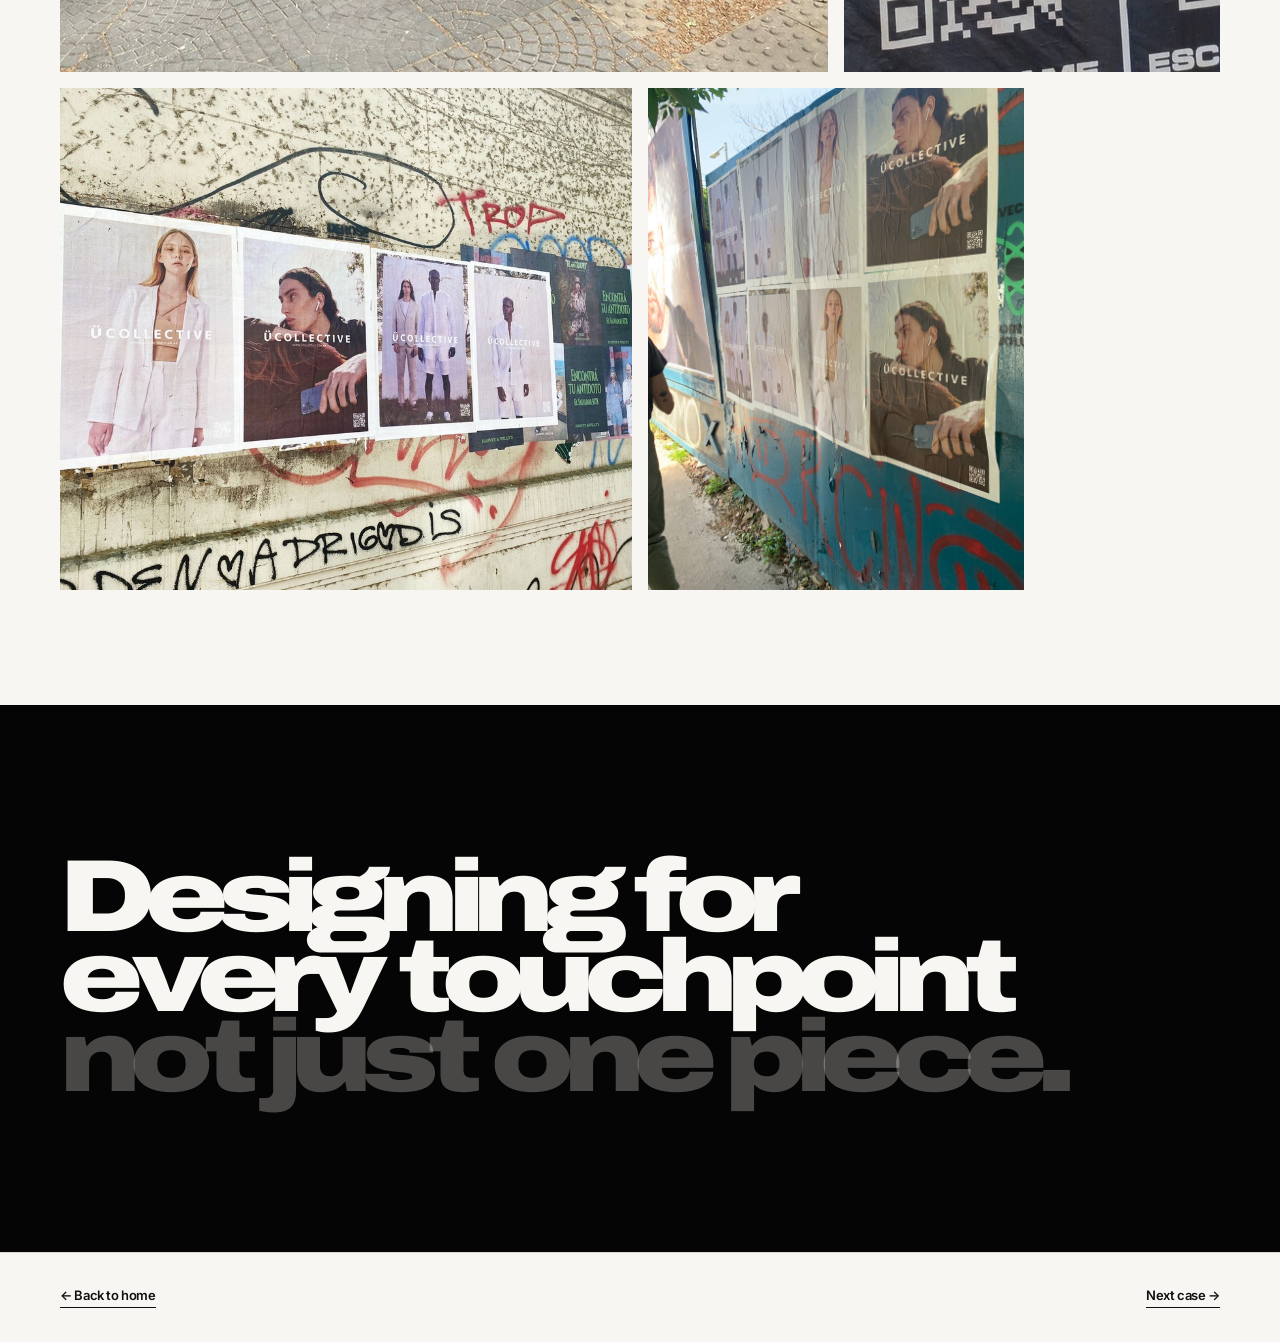
<file: ucollective.html>
<!doctype html><html lang="es"><head><meta charset="utf-8"><meta name="viewport" content="width=device-width,initial-scale=1"><title>Case Study — Paula Freire</title><link rel="stylesheet" href="style.css"><script src="data.js"></script></head><body class="case-page ucollective-page"><nav class="topbar"><div class="roles"><span>Case Study</span><span class="slash">/</span><span>Paula Freire</span></div><a class="brand-mini" href="index.html">Home</a><div class="links"><a href="index.html#work">Work</a><a href="index.html#about">About</a><a href="index.html#contact">Contact</a></div></nav><div id="app"></div><div class="lightbox" id="lightbox"><button>Close</button><img alt="Expanded project image"></div><script>
const data=DEFAULT_PORTFOLIO;
const project=data.projects.find(p=>p.id==='ucollective')||data.projects[0];
const r=document.documentElement;
Object.entries(data.theme).forEach(([k,v])=>{
  if(k==='fontDisplay') r.style.setProperty('--display', `'${v}', Arial Black, sans-serif`);
  else if(k==='fontBody') r.style.setProperty('--body', `'${v}', system-ui, sans-serif`);
  else r.style.setProperty('--'+k,v);
});
function esc(s=''){
  return String(s).replace(/[&<>]/g,m=>({'&':'&amp;','<':'&lt;','>':'&gt;'}[m]));
}
function sectionLayout(s,idx){
  if(s.layout) return s.layout;
  if(project.id==='desafiate-desafianos' && idx===0) return 'vertical';
  if(project.id==='desafiate-desafianos' && idx===1) return 'horizontal';
  return 'default';
}
function tile(src,i,layout='default'){
  if(!src) return `<figure class="tile empty">Add image from admin</figure>`;
  let cls;
  if(layout==='vertical') cls='vertical';
  else if(layout==='horizontal') cls='horizontal';
  else if(layout==='full-video') cls='full-video';
  else cls=i%5===0?'large':i%5===1?'tall':i%5===2?'half':'third';

  if(/\.mp4($|\?)/i.test(src)){
    return `<figure class="tile ${cls}"><video src="${esc(src)}" muted loop autoplay playsinline controls></video></figure>`;
  }
  return `<figure class="tile ${cls}"><img data-lightbox src="${esc(src)}" alt="${esc(project.title)} asset"></figure>`;
}
document.title=`${project.title} — Paula Freire`;
document.getElementById('app').innerHTML=`<header class="case-hero"><div class="case-top"><span>${esc(project.category)}</span><span>${esc(project.client)}</span></div><h1 class="case-title">${esc(project.title).replace('DesafiaTE DesafiaNOS','DesafiaTE<br>DesafiaNOS').replace(' — ','<br>')}</h1><div class="case-bottom"><p>${esc(project.headline)}</p></div></header><main>${project.sections.map((s,idx)=>{const layout=sectionLayout(s,idx);return `<section class="universe layout-${layout} ${idx%2?'dark-section':''}"><div class="universe-head"><div><p class="eyebrow">${String(idx+1).padStart(2,'0')}</p><h2 class="case-heading">${esc(s.title)}</h2></div></div><div class="image-grid">${(s.images&&s.images.length?s.images:['']).map((src,i)=>tile(src,i,layout)).join('')}</div></section>`}).join('')}</main><section class="statement-block"><p>Designing for<br>every touchpoint<span>not just one piece.</span></p></section><section class="next"><a class="case-link" href="index.html">← Back to home</a><a class="case-link" href="${data.projects[(data.projects.findIndex(p=>p.id===project.id)+1)%data.projects.length].id}.html">Next case →</a></section>`;
const lb=document.getElementById('lightbox'),lbImg=lb.querySelector('img');
document.querySelectorAll('[data-lightbox]').forEach(img=>img.addEventListener('click',()=>{lbImg.src=img.src;lb.classList.add('open')}));
lb.addEventListener('click',e=>{if(e.target===lb||e.target.tagName==='BUTTON')lb.classList.remove('open')});
</script></body></html>
</file>
<file: style.css>
@import url('https://fonts.googleapis.com/css2?family=Archivo:wdth,wght@90,400;100,500;110,700;125,800;125,900&family=Inter:wght@300;400;500;600;700&display=swap');
:root{--bg:#f7f6f2;--ink:#101010;--muted:#002FA7;--line:#002FA7;--paper:#fffef8;--soft:#e7e3da;--ikb:#002FA7;--black:#050505;--white:#f7f6f2;--display:'Archivo',Arial Black,sans-serif;--body:'Inter',system-ui,sans-serif;--pad:clamp(22px,4.7vw,86px)}
*{box-sizing:border-box;margin:0;padding:0}html{scroll-behavior:smooth;background:var(--bg);color:var(--ink)}body{font-family:var(--body);background:var(--bg);color:var(--ink);overflow-x:hidden;-webkit-font-smoothing:antialiased}a{color:inherit;text-decoration:none}img,video{display:block;width:100%;height:100%;object-fit:cover}::selection{background:var(--ikb);color:white}a:focus-visible,button:focus-visible,input:focus-visible,textarea:focus-visible{outline:2px solid var(--ikb);outline-offset:4px}.topbar{position:fixed;top:0;left:0;right:0;z-index:100;display:grid;grid-template-columns:1fr auto 1fr;gap:24px;align-items:center;padding:22px var(--pad);font-size:15px;letter-spacing:-.04em;background:rgba(247,246,242,.88);backdrop-filter:blur(14px);border-bottom:1px solid var(--line)}.roles,.links{display:flex;gap:22px;align-items:center;white-space:nowrap}.links{justify-content:flex-end}.slash{color:var(--muted)}.brand-mini{font-weight:600}.topbar a:hover{color:var(--ikb)}.section{padding:clamp(70px,8vw,132px) var(--pad)}.rule{border:0;border-top:1px solid var(--line)}.eyebrow{font-size:13px;color:var(--muted);letter-spacing:-.03em;margin-bottom:18px}.btn{display:inline-flex;align-items:center;justify-content:center;gap:10px;border:1px solid var(--ink);border-radius:999px;padding:12px 18px;font-size:13px;font-weight:600;letter-spacing:-.02em;line-height:1;transition:background .24s ease,color .24s ease,border-color .24s ease;white-space:nowrap;background:transparent;color:inherit}.btn:hover{background:var(--ikb);border-color:var(--ikb);color:white}.btn.dark{background:var(--ink);color:var(--bg)}.btn.dark:hover{background:var(--ikb);border-color:var(--ikb);color:white}.hero{min-height:100svh;padding:108px var(--pad) 42px;display:grid;grid-template-rows:auto 1fr auto;gap:26px}.hero-meta{display:flex;justify-content:space-between;gap:24px;color:var(--muted);font-size:14px;letter-spacing:-.04em}.hero-title{align-self:center;font-family:var(--display);font-weight:900;font-stretch:125%;letter-spacing:-.105em;line-height:.75;font-size:clamp(4.6rem,18.5vw,18rem);white-space:nowrap;margin-left:-.045em}.hero-title span{display:block}.hero-title .last{margin-left:clamp(10px,10vw,170px)}.hero-footer{display:grid;grid-template-columns:1.1fr .9fr;gap:clamp(32px,8vw,140px);align-items:end;border-top:1px solid var(--line);padding-top:22px}.hero-kicker{font-family:var(--display);font-weight:800;font-stretch:110%;font-size:clamp(2rem,4.9vw,5.6rem);letter-spacing:-.075em;line-height:.88;max-width:890px}.hero-copy{max-width:560px;color:var(--muted);font-size:clamp(16px,1.3vw,21px);line-height:1.55;letter-spacing:-.035em}.cta-row{margin-top:22px;display:flex;gap:14px;flex-wrap:wrap}.big-heading{font-family:var(--display);font-weight:900;font-stretch:125%;font-size:clamp(3rem,8vw,9rem);line-height:.82;letter-spacing:-.09em}.section-grid{display:grid;grid-template-columns:.82fr 1.18fr;gap:clamp(40px,9vw,160px);align-items:start}.intro-copy{font-size:clamp(21px,2.25vw,36px);line-height:1.05;letter-spacing:-.065em;max-width:880px;font-weight:500}.capabilities{min-height:80svh;display:flex;flex-direction:column;justify-content:space-between;gap:70px}.capability-list{display:grid;grid-template-columns:repeat(4,1fr);gap:20px 38px;align-items:end}.capability{font-family:var(--display);font-weight:800;font-stretch:110%;font-size:clamp(1.55rem,2.2vw,3.2rem);letter-spacing:-.07em;line-height:.94;border-top:1px solid var(--line);padding-top:14px}.capability small{display:block;font-family:var(--body);font-size:13px;color:var(--muted);letter-spacing:-.02em;font-weight:400;margin-bottom:8px}.chapter{min-height:70svh;background:var(--black);color:var(--white);display:grid;grid-template-rows:1fr auto;padding:40px var(--pad)}.chapter-top{display:flex;justify-content:space-between;color:rgba(247,246,242,.55);font-size:14px;letter-spacing:-.04em}.chapter-title{align-self:end;font-family:var(--display);font-weight:900;font-stretch:125%;font-size:clamp(4rem,11vw,13rem);line-height:.78;letter-spacing:-.11em}.chapter-title .dot{color:rgba(247,246,242,.26)}.work-block{padding:0 var(--pad);border-bottom:1px solid var(--line)}.project{display:grid;grid-template-columns:.95fr 1.05fr;gap:clamp(32px,6vw,100px);padding:clamp(60px,8vw,120px) 0;align-items:stretch}.project:nth-child(even){grid-template-columns:1.05fr .95fr}.project:nth-child(even) .project-copy{order:2}.project:nth-child(even) .visual{order:1}.project-copy{display:flex;flex-direction:column;justify-content:space-between;gap:34px}.project-label{display:flex;justify-content:space-between;gap:18px;color:var(--muted);font-size:13px;letter-spacing:-.03em;border-top:1px solid var(--line);padding-top:13px}.project-title{font-family:var(--display);font-weight:900;font-stretch:125%;font-size:clamp(2.8rem,5.1vw,6.6rem);line-height:.78;letter-spacing:-.1em;margin-top:20px}.project-role{margin-top:18px;color:var(--muted);font-size:14px;line-height:1.45;letter-spacing:-.025em}.project-description{display:grid;gap:18px}.field{display:grid;grid-template-columns:120px 1fr;gap:20px;border-top:1px solid var(--line);padding-top:16px}.field dt{font-size:12px;color:var(--muted);letter-spacing:-.02em}.field dd{font-size:clamp(14px,.98vw,16px);line-height:1.48;letter-spacing:-.032em}.visual{min-height:500px;background:var(--soft);position:relative;overflow:hidden}.visual.wide{min-height:590px}.visual.empty{display:grid;place-items:center;color:rgba(16,16,16,.36);font-size:13px}.case-link{width:max-content;border-bottom:1px solid currentColor;padding-bottom:4px;font-size:13px;font-weight:600;letter-spacing:-.03em;color:var(--ink);transition:color .2s}.case-link:hover{color:var(--ikb)}.process-list{list-style:none;margin-top:70px}.process-row{display:grid;grid-template-columns:90px 1fr 1.15fr;gap:30px;align-items:center;border-top:1px solid var(--ink);padding:24px 0}.process-row:last-child{border-bottom:1px solid var(--ink)}.process-row span:first-child{font-size:22px;font-weight:600;letter-spacing:-.05em}.process-row strong{font-family:var(--display);font-weight:800;font-stretch:110%;font-size:clamp(2rem,4vw,5rem);line-height:.85;letter-spacing:-.09em}.process-row p{color:var(--muted);font-size:15px;line-height:1.55;letter-spacing:-.025em;max-width:520px}.experience{display:grid;grid-template-columns:1fr 1fr;gap:clamp(40px,8vw,140px);align-items:start}.experience h2{position:sticky;top:96px}.exp-list{list-style:none}.exp-item{display:grid;grid-template-columns:110px 1fr;gap:28px;padding:22px 0;border-top:1px solid var(--line)}.exp-item:last-child{border-bottom:1px solid var(--line)}.exp-date{color:var(--muted);font-size:14px;letter-spacing:-.04em}.exp-role{font-weight:700;letter-spacing:-.045em;font-size:clamp(19px,1.6vw,28px)}.exp-company{margin-top:6px;color:var(--muted);letter-spacing:-.035em;font-size:16px;line-height:1.4}.about-wrap{display:grid;grid-template-columns:.85fr 1.15fr;gap:clamp(40px,8vw,140px)}.portrait{height:70svh;min-height:520px;background:#dedbd3;position:relative;overflow:hidden}.about-text .intro-copy{margin-bottom:42px}.body-copy{font-size:clamp(15px,1.05vw,18px);line-height:1.7;color:var(--muted);letter-spacing:-.025em;max-width:700px}.body-copy + .body-copy{margin-top:20px}.contact{min-height:88svh;background:var(--black);color:var(--white);padding:40px var(--pad);display:grid;grid-template-rows:auto 1fr auto;overflow:hidden}.contact-title{align-self:center;font-family:var(--display);font-weight:900;font-stretch:125%;font-size:clamp(4rem,12vw,13rem);line-height:.78;letter-spacing:-.105em;max-width:100%}.contact-title span{color:rgba(247,246,242,.22)}.contact-bottom{display:grid;grid-template-columns:1fr 1fr;gap:40px;border-top:1px solid rgba(247,246,242,.18);padding-top:22px}.contact-copy{color:rgba(247,246,242,.55);line-height:1.55;max-width:520px}.contact-links{display:flex;gap:12px;justify-content:flex-end;flex-wrap:wrap}.contact-links a{border:1px solid rgba(247,246,242,.28);border-radius:999px;padding:11px 15px;font-size:14px;line-height:1;white-space:nowrap;transition:.2s}.contact-links a:hover{background:var(--ikb);border-color:var(--ikb);color:white}.case-hero{min-height:92svh;padding:100px var(--pad) 36px;background:var(--black);color:var(--white);display:grid;grid-template-rows:auto 1fr auto;gap:28px}.case-top{display:flex;justify-content:space-between;color:rgba(247,246,242,.55);font-size:14px}.case-title{align-self:end;font-family:var(--display);font-weight:900;font-stretch:125%;font-size:clamp(4rem,13vw,15rem);line-height:.75;letter-spacing:-.115em}.case-title span{display:block}.case-bottom{display:grid;grid-template-columns:1fr 1.15fr;gap:40px;align-items:end;border-top:1px solid rgba(247,246,242,.16);padding-top:24px}.case-bottom p{font-size:clamp(19px,2vw,32px);line-height:1.18;letter-spacing:-.055em}.meta-grid{display:grid;grid-template-columns:repeat(4,1fr);gap:12px}.meta{border-top:1px solid rgba(247,246,242,.18);padding-top:12px}.meta span{display:block;color:rgba(247,246,242,.45);font-size:12px;margin-bottom:7px}.meta b{font-size:14px;font-weight:500}.universe{padding:clamp(80px,9vw,150px) var(--pad);border-top:1px solid var(--line)}.universe-head{display:grid;grid-template-columns:.75fr 1.25fr;gap:clamp(36px,7vw,120px);align-items:end;margin-bottom:clamp(34px,5vw,70px)}.case-heading{font-family:var(--display);font-weight:900;font-stretch:125%;font-size:clamp(3.2rem,8vw,9.5rem);line-height:.78;letter-spacing:-.105em}.universe-copy{color:var(--muted);font-size:clamp(16px,1.25vw,21px);line-height:1.55;letter-spacing:-.035em}.image-grid{display:grid;grid-template-columns:repeat(12,1fr);gap:16px}.tile{background:var(--soft);min-height:300px;overflow:hidden;cursor:zoom-in;position:relative}.tile img{transition:transform .55s cubic-bezier(.22,1,.36,1)}.tile:hover img{transform:scale(1.025)}.tile.large{grid-column:span 8;min-height:560px}.tile.tall{grid-column:span 4;min-height:560px}.tile.half{grid-column:span 6;min-height:460px}.tile.third{grid-column:span 4;aspect-ratio:3/4;min-height:auto;}.tile.full{grid-column:1/-1;min-height:70svh}.tile.empty{display:grid;place-items:center;color:rgba(16,16,16,.36);padding:24px;text-align:center}.statement-block{background:var(--black);color:var(--white);padding:clamp(90px,12vw,190px) var(--pad)}.statement-block p{font-family:var(--display);font-weight:900;font-stretch:125%;font-size:clamp(3rem,8vw,10rem);line-height:.78;letter-spacing:-.105em}.statement-block span{display:block;color:rgba(247,246,242,.28)}.next{padding:34px var(--pad);display:flex;justify-content:space-between;border-top:1px solid var(--line)}.lightbox{position:fixed;inset:0;background:rgba(0,0,0,.92);display:none;place-items:center;z-index:200;padding:30px}.lightbox.open{display:grid}.lightbox img{max-width:94vw;max-height:90vh;width:auto;height:auto;object-fit:contain}.lightbox button{position:absolute;top:20px;right:20px;background:white;color:black;border:0;border-radius:999px;padding:12px 16px;cursor:pointer}.admin-body{background:#121212;color:#f7f6f2}.login,.admin{min-height:100svh;padding:40px;display:grid;place-items:center}.admin-shell{width:min(1200px,100%);display:grid;grid-template-columns:280px 1fr;gap:28px}.panel{background:#1b1b1b;border:1px solid rgba(255,255,255,.12);border-radius:22px;padding:22px}.admin h1,.admin h2{font-family:var(--display);letter-spacing:-.07em;line-height:.9}.admin h1{font-size:48px}.admin h2{font-size:34px;margin-bottom:16px}.admin-nav{display:grid;gap:8px;margin-top:22px}.admin-nav button,.admin .mini-btn{border:1px solid rgba(255,255,255,.12);background:transparent;color:#f7f6f2;border-radius:999px;padding:10px 12px;text-align:left;cursor:pointer}.admin-nav button.active,.admin .mini-btn:hover{background:var(--ikb);border-color:var(--ikb)}.form-grid{display:grid;grid-template-columns:1fr 1fr;gap:14px}.field-admin{display:grid;gap:6px;margin-bottom:12px}.field-admin label{font-size:12px;color:rgba(247,246,242,.56)}.field-admin input,.field-admin textarea,.field-admin select{background:#101010;border:1px solid rgba(255,255,255,.14);color:#f7f6f2;border-radius:14px;padding:12px;font-family:var(--body)}.field-admin textarea{min-height:90px}.admin-actions{display:flex;gap:10px;flex-wrap:wrap;margin-top:20px}.hidden{display:none!important}.notice{font-size:13px;line-height:1.5;color:rgba(247,246,242,.6);margin-top:12px}.project-admin{border-top:1px solid rgba(255,255,255,.12);padding:18px 0}.reveal{opacity:0;transform:translateY(22px);transition:.75s cubic-bezier(.22,1,.36,1)}.reveal.visible{opacity:1;transform:none}
@media(max-width:900px){.topbar{grid-template-columns:1fr auto;padding:18px var(--pad)}.roles{display:none}.links{gap:14px;font-size:13px}.hero{padding-top:84px;min-height:92svh}.hero-title{font-size:clamp(4.4rem,25vw,10rem);white-space:normal;letter-spacing:-.095em}.hero-title .last{margin-left:0}.hero-footer,.section-grid,.project,.project:nth-child(even),.experience,.about-wrap,.contact-bottom,.case-bottom,.universe-head,.admin-shell{grid-template-columns:1fr}.project:nth-child(even) .project-copy,.project:nth-child(even) .visual{order:unset}.capability-list{grid-template-columns:1fr 1fr}.chapter{min-height:54svh}.project{padding:64px 0}.visual,.visual.wide{min-height:360px}.process-row{grid-template-columns:46px 1fr}.process-row p{grid-column:2}.experience h2{position:static}.contact-title{font-size:clamp(3.5rem,18vw,8.2rem);letter-spacing:-.095em}.contact-links{justify-content:flex-start}.tile.large,.tile.tall,.tile.half,.tile.third,.tile.full{grid-column:1/-1;min-height:auto;aspect-ratio:4/3}.tile.tall{aspect-ratio:4/5}.meta-grid,.form-grid{grid-template-columns:1fr 1fr}.case-title{font-size:clamp(4.4rem,22vw,8.5rem)}}
@media(max-width:560px){.links a:not(:last-child){display:none}.hero-meta{display:block}.hero-kicker{font-size:clamp(2.6rem,13vw,4.4rem)}.capability-list{grid-template-columns:1fr}.field{grid-template-columns:1fr;gap:6px}.exp-item{grid-template-columns:1fr;gap:8px}.project-title{font-size:clamp(2.8rem,14vw,4.8rem)}.chapter-title{font-size:clamp(3.6rem,17vw,7rem)}.contact{padding-top:30px;padding-bottom:30px}.big-heading{font-size:clamp(2.8rem,15vw,5.2rem)}.meta-grid,.form-grid{grid-template-columns:1fr}.case-title{font-size:clamp(4.0rem,24vw,7rem)}}


/* ===== v3 MOBILE + LINK FIXES ===== */
html, body { width:100%; max-width:100%; overflow-x:hidden; }
body { min-width:0; }
img, video, iframe { max-width:100%; height:auto; }
a, button { pointer-events:auto; }
.topbar, .hero, .section, .chapter, .work-block, .case-hero, .universe, .contact, .statement-block, .next { max-width:100vw; }
.project, .section-grid, .hero-footer, .case-bottom, .universe-head, .experience, .about-wrap, .contact-bottom { min-width:0; }
.project-copy, .visual, .case-bottom > *, .universe-head > *, .contact-bottom > * { min-width:0; }
.visual img, .tile img, .tile video { width:100%; height:100%; object-fit:cover; }

@media (max-width: 1024px){
  :root { --pad: clamp(20px, 5.5vw, 46px); }
  .chapter-title{font-size:clamp(4rem,16vw,9rem); letter-spacing:-.1em; overflow-wrap:anywhere;}
  .project-title{font-size:clamp(3rem,9vw,5.6rem); overflow-wrap:anywhere;}
  .case-title{font-size:clamp(4.2rem,16vw,9rem); overflow-wrap:anywhere; letter-spacing:-.1em;}
  .big-heading{font-size:clamp(3rem,11vw,7.5rem); overflow-wrap:anywhere;}
}

@media (max-width: 768px){
  .topbar{display:flex; justify-content:space-between; gap:16px; padding:16px 20px;}
  .topbar .roles{display:none!important;}
  .topbar .links{display:flex!important; gap:12px; font-size:12px; white-space:normal; justify-content:flex-end;}
  .topbar .links a{display:inline-block!important;}
  .topbar .links a:nth-child(2){display:none!important;}
  .brand-mini{white-space:nowrap;}

  .hero{min-height:auto; padding:92px 20px 42px; display:block;}
  .hero-meta{font-size:12px; display:flex; margin-bottom:56px;}
  .hero-title{font-size:clamp(4.2rem,23vw,7.5rem); line-height:.82; letter-spacing:-.09em; white-space:normal; margin-left:0; margin-bottom:48px;}
  .hero-title .last{margin-left:0;}
  .hero-footer{display:block; padding-top:18px;}
  .hero-kicker{font-size:clamp(2.6rem,12vw,4rem); line-height:.9; margin-bottom:22px;}
  .hero-copy{font-size:16px; line-height:1.55; max-width:none;}
  .cta-row{gap:10px;}
  .btn{padding:11px 14px; font-size:12px;}

  .section{padding:64px 20px;}
  .section-grid{display:block;}
  .intro-copy{font-size:clamp(1.35rem,6vw,2.1rem); line-height:1.08; margin-top:22px;}
  .capabilities{min-height:auto; gap:42px;}
  .capability-list{grid-template-columns:1fr!important; gap:18px;}
  .capability{font-size:clamp(1.8rem,9vw,3rem);}

  .chapter{min-height:auto; padding:68px 20px 36px;}
  .chapter-top{font-size:12px; margin-bottom:54px;}
  .chapter-title{font-size:clamp(3.6rem,18vw,6.6rem); line-height:.82; letter-spacing:-.095em;}
  .work-block{padding:0 20px;}
  .project, .project:nth-child(even){display:flex!important; flex-direction:column; gap:28px; padding:58px 0;}
  .project:nth-child(even) .project-copy,.project:nth-child(even) .visual{order:unset;}
  .project-label{font-size:12px; display:block;}
  .project-label span{display:block; margin-bottom:4px;}
  .project-title{font-size:clamp(2.8rem,14vw,4.6rem); line-height:.83; letter-spacing:-.09em;}
  .project-description{margin-top:14px;}
  .field{grid-template-columns:1fr!important; gap:6px;}
  .visual,.visual.wide{min-height:auto; aspect-ratio:4/3;}
  .case-link{font-size:13px; padding:8px 0; display:inline-block;}

  .process-list{margin-top:36px;}
  .process-row{grid-template-columns:1fr!important; gap:10px; padding:20px 0;}
  .process-row p{grid-column:auto;}
  .process-row strong{font-size:clamp(2.2rem,12vw,4rem);}
  .experience{display:block;}
  .exp-list{margin-top:32px;}
  .exp-item{grid-template-columns:1fr!important; gap:8px;}
  .about-wrap{display:block;}
  .portrait{height:48vh; min-height:300px; margin-bottom:34px;}

  .contact{min-height:auto; padding:34px 20px; display:block;}
  .contact-title{font-size:clamp(3.4rem,17vw,6.2rem); line-height:.82; letter-spacing:-.09em; margin:80px 0;}
  .contact-bottom{display:block;}
  .contact-copy{margin-bottom:22px;}
  .contact-links{justify-content:flex-start; gap:8px;}
  .contact-links a{font-size:12px; padding:10px 12px;}

  .case-hero{min-height:auto; padding:92px 20px 38px; display:block;}
  .case-top{display:block; font-size:12px; margin-bottom:52px;}
  .case-top span{display:block; margin-bottom:6px;}
  .case-title{font-size:clamp(3.9rem,19vw,6.5rem); line-height:.82; letter-spacing:-.09em; margin-bottom:44px;}
  .case-bottom{display:block; padding-top:20px;}
  .case-bottom p{font-size:clamp(1.35rem,6vw,2rem); line-height:1.15; margin-bottom:24px;}
  .meta-grid{grid-template-columns:1fr!important; gap:12px;}
  .meta b{font-size:13px; line-height:1.35; display:block;}

  .universe{padding:64px 20px;}
  .universe-head{display:block; margin-bottom:28px;}
  .case-heading{font-size:clamp(3rem,15vw,5.4rem); line-height:.82; letter-spacing:-.09em; margin-bottom:20px; overflow-wrap:anywhere;}
  .universe-copy{font-size:16px; line-height:1.55;}
  .image-grid{display:block;}
  .tile,.tile.large,.tile.tall,.tile.half,.tile.third,.tile.full{width:100%; min-height:auto!important; aspect-ratio:4/3; margin-bottom:14px;}
  .tile.tall{aspect-ratio:4/5;}
  .tile video{height:100%; object-fit:cover;}
  .statement-block{padding:72px 20px;}
  .statement-block p{font-size:clamp(3rem,15vw,5.8rem); line-height:.82; letter-spacing:-.09em;}
  .next{padding:22px 20px; gap:16px; flex-wrap:wrap;}
}

@media (max-width: 420px){
  .topbar .links a:nth-child(1), .topbar .links a:nth-child(2){display:none!important;}
  .hero-title{font-size:clamp(4rem,24vw,6.2rem);}
  .project-title{font-size:clamp(2.6rem,15vw,4.2rem);}
  .case-title{font-size:clamp(3.4rem,19vw,5.5rem);}
  .chapter-title{font-size:clamp(3.4rem,18vw,5.8rem);}
}


/* ===== v5 ABOUT PHOTO ===== */
.portrait{background:#e9e6df; overflow:hidden;}
.portrait img{width:100%;height:100%;object-fit:cover;object-position:center 38%;filter:grayscale(100%);display:block;}
.about-wrap{align-items:center;}
@media(max-width:768px){.portrait{height:62svh;min-height:420px;margin-bottom:34px;}.portrait img{object-position:center 34%;}}
@media(max-width:420px){.portrait{height:66svh;min-height:430px;}.about-text .intro-copy{margin-bottom:28px;}}

/* ===== DESAFIATE CASE CUSTOM GRIDS ===== */
.desafiate-page .case-bottom,
.desafiate-desafianos-page .case-bottom{
  grid-template-columns:1fr;
}
.desafiate-page .case-bottom,
.desafiate-desafianos-page .case-bottom p{
  max-width:760px;
}
.desafiate-page .layout-vertical .image-grid,
.desafiate-desafianos-page .layout-vertical .image-grid{
  display:grid;
  grid-template-columns:repeat(3,1fr);
  gap:16px;
}
.desafiate-page .tile.vertical,
.desafiate-desafianos-page .tile.vertical{
  grid-column:auto;
  aspect-ratio:9 / 16;
  min-height:auto;
}
.desafiate-page .layout-horizontal .image-grid,
.desafiate-desafianos-page .layout-horizontal .image-grid{
  display:grid;
  grid-template-columns:1fr;
  gap:24px;
}
.desafiate-page .tile.horizontal,
.desafiate-desafianos-page .tile.horizontal{
  grid-column:1 / -1;
  aspect-ratio:16 / 9;
  min-height:auto;
}
@media(max-width:768px){
  .desafiate-page .layout-vertical .image-grid,
.desafiate-desafianos-page .layout-vertical .image-grid,
  .desafiate-page .layout-horizontal .image-grid,
.desafiate-desafianos-page .layout-horizontal .image-grid{
    display:block;
  }
  .desafiate-page .tile.vertical,
.desafiate-desafianos-page .tile.vertical,
  .desafiate-page .tile.horizontal,
.desafiate-desafianos-page .tile.horizontal{
    width:100%;
    margin-bottom:14px;
  }
  .desafiate-page .tile.vertical,
.desafiate-desafianos-page .tile.vertical{aspect-ratio:9 / 16;}
  .desafiate-page .tile.horizontal,
.desafiate-desafianos-page .tile.horizontal{aspect-ratio:16 / 9;}
}


/* ===== CASE STUDY CLEANUP + SIN FILTRAR VIDEO ===== */
.case-page .case-bottom{
  grid-template-columns:1fr;
}
.case-page .case-bottom p{
  max-width:760px;
}
.sin-filtrar-page .layout-full-video .image-grid{
  display:grid;
  grid-template-columns:1fr;
  gap:0;
}
.sin-filtrar-page .layout-full-video .tile.full-video{
  grid-column:1 / -1;
  width:100%;
  aspect-ratio:16 / 9;
  min-height:auto;
}
.sin-filtrar-page .layout-full-video .tile.full-video video{
  width:100%;
  height:100%;
  object-fit:cover;
  display:block;
}
@media(max-width:768px){
  .sin-filtrar-page .layout-full-video .tile.full-video{
    aspect-ratio:16 / 9;
    margin-bottom:14px;
  }
}


/* ===== DESAFIATE FINAL OVERRIDES - preserve custom image/video grids ===== */
.desafiate-page .case-bottom,
.desafiate-desafianos-page .case-bottom{grid-template-columns:1fr;}
.desafiate-page .case-bottom p,
.desafiate-desafianos-page .case-bottom p{max-width:760px;}
.desafiate-page .layout-vertical .image-grid,
.desafiate-desafianos-page .layout-vertical .image-grid{display:grid;grid-template-columns:repeat(3,1fr);gap:16px;}
.desafiate-page .tile.vertical,
.desafiate-desafianos-page .tile.vertical{grid-column:auto;aspect-ratio:9/16;min-height:auto;}
.desafiate-page .layout-horizontal .image-grid,
.desafiate-desafianos-page .layout-horizontal .image-grid{display:grid;grid-template-columns:1fr;gap:24px;}
.desafiate-page .tile.horizontal,
.desafiate-desafianos-page .tile.horizontal{grid-column:1/-1;aspect-ratio:16/9;min-height:auto;}
.desafiate-page .tile video,
.desafiate-desafianos-page .tile video{width:100%;height:100%;object-fit:cover;display:block;}
@media(max-width:768px){
  .desafiate-page .layout-vertical .image-grid,
  .desafiate-page .layout-horizontal .image-grid,
  .desafiate-desafianos-page .layout-vertical .image-grid,
  .desafiate-desafianos-page .layout-horizontal .image-grid{display:block;}
  .desafiate-page .tile.vertical,
  .desafiate-page .tile.horizontal,
  .desafiate-desafianos-page .tile.vertical,
  .desafiate-desafianos-page .tile.horizontal{width:100%;margin-bottom:14px;}
  .desafiate-page .tile.vertical,
  .desafiate-desafianos-page .tile.vertical{aspect-ratio:9/16;}
  .desafiate-page .tile.horizontal,
  .desafiate-desafianos-page .tile.horizontal{aspect-ratio:16/9;}
}


/* ===== DESIDERATA CUSTOM LAYOUTS ===== */
.desiderata-page .layout-horizontal .image-grid{
  display:grid;
  grid-template-columns:1fr;
  gap:24px;
}
.desiderata-page .tile.horizontal{
  grid-column:1 / -1;
  aspect-ratio:16 / 9;
  min-height:auto;
}
.desiderata-page .layout-vertical .image-grid{
  display:grid;
  grid-template-columns:repeat(3,1fr);
  gap:16px;
}
.desiderata-page .tile.vertical{
  grid-column:auto;
  aspect-ratio:9 / 16;
  min-height:auto;
}
.desiderata-page .layout-mixed .image-grid{
  display:grid;
  grid-template-columns:repeat(12,1fr);
  gap:24px;
}
.desiderata-page .layout-mixed .tile{
  min-height:auto;
}
.desiderata-page .layout-mixed .tile:nth-child(odd){
  grid-column:1 / -1;
  aspect-ratio:16 / 9;
}
.desiderata-page .layout-mixed .tile:nth-child(even){
  grid-column:5 / span 4;
  aspect-ratio:9 / 16;
}
.desiderata-page .tile video{
  width:100%;
  height:100%;
  object-fit:cover;
  display:block;
}
@media(max-width:768px){
  .desiderata-page .layout-horizontal .image-grid,
  .desiderata-page .layout-vertical .image-grid,
  .desiderata-page .layout-mixed .image-grid{
    display:block;
  }
  .desiderata-page .tile.horizontal,
  .desiderata-page .tile.vertical,
  .desiderata-page .layout-mixed .tile:nth-child(odd),
  .desiderata-page .layout-mixed .tile:nth-child(even){
    width:100%;
    grid-column:auto;
    margin-bottom:14px;
  }
  .desiderata-page .tile.horizontal,
  .desiderata-page .layout-mixed .tile:nth-child(odd){aspect-ratio:16 / 9;}
  .desiderata-page .tile.vertical,
  .desiderata-page .layout-mixed .tile:nth-child(even){aspect-ratio:9 / 16;}
}
</file>
